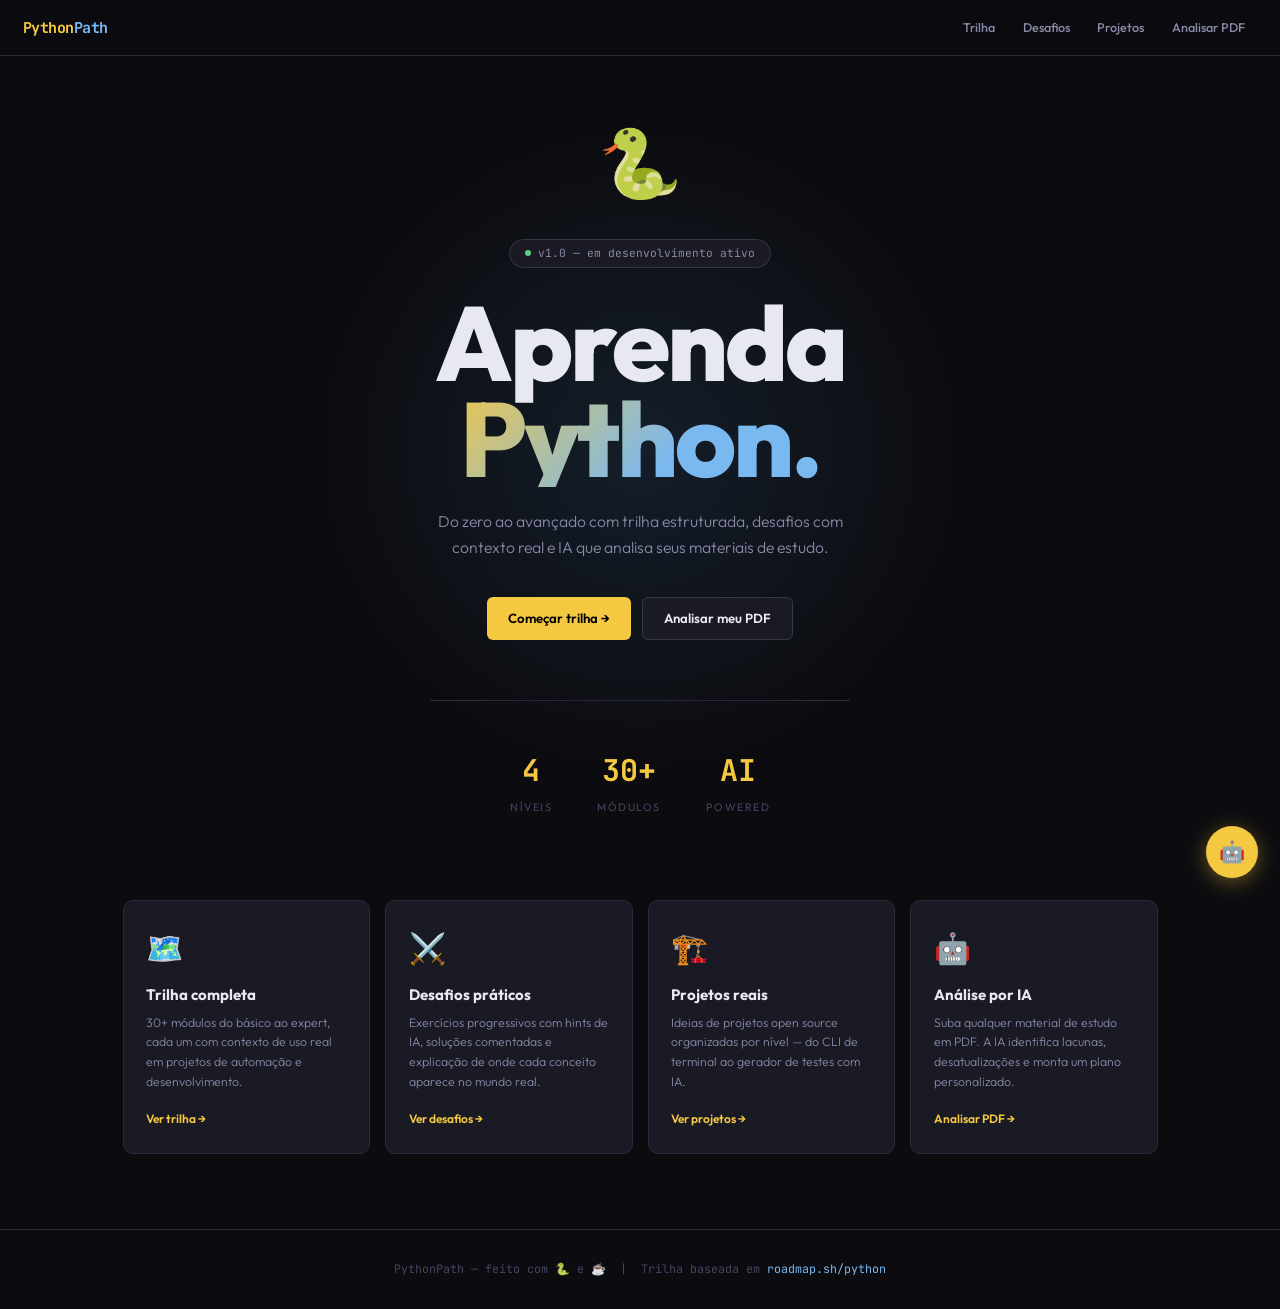
<file: index.html>
<!DOCTYPE html>
<html lang="pt-BR">
<head>
  <meta charset="UTF-8" />
  <meta name="viewport" content="width=device-width, initial-scale=1.0" />
  <title>PythonPath — Aprenda Python do Zero ao Avançado</title>
  <meta name="description" content="Plataforma de aprendizado Python com trilha estruturada, desafios práticos e IA integrada." />
  <link rel="preconnect" href="https://fonts.googleapis.com" />
  <link href="https://fonts.googleapis.com/css2?family=JetBrains+Mono:wght@400;700&family=Outfit:wght@300;400;500;600;700;800&display=swap" rel="stylesheet" />
  <link rel="stylesheet" href="assets/css/global.css" />
  <link rel="stylesheet" href="assets/css/home.css" />
</head>
<body>

  <nav class="navbar" id="navbar">
    <a href="index.html" class="logo">Python<span>Path</span></a>
    <ul class="nav-links">
      <li><a href="pages/trilha.html">Trilha</a></li>
      <li><a href="pages/desafios.html">Desafios</a></li>
      <li><a href="pages/projetos.html">Projetos</a></li>
      <li><a href="pages/analisar.html">Analisar PDF</a></li>
    </ul>
    <button class="nav-mobile-btn" id="nav-toggle" aria-label="Abrir menu">☰</button>
  </nav>

  <main>
    <section class="hero">
      <div class="hero-glow" aria-hidden="true"></div>
      <div class="hero-content">
        <span class="hero-emoji" aria-hidden="true">🐍</span>
        <div class="hero-badge">
          <span class="badge-dot" aria-hidden="true"></span>
          v1.0 — em desenvolvimento ativo
        </div>
        <h1 class="hero-title">
          <span class="title-line">Aprenda</span>
          <span class="title-gradient">Python.</span>
        </h1>
        <p class="hero-sub">
          Do zero ao avançado com trilha estruturada, desafios com contexto real
          e IA que analisa seus materiais de estudo.
        </p>
        <div class="hero-actions">
          <a href="pages/trilha.html" class="btn btn-primary">Começar trilha →</a>
          <a href="pages/analisar.html" class="btn btn-secondary">Analisar meu PDF</a>
        </div>
        <div class="hero-stats" aria-label="Estatísticas da plataforma">
          <div class="stat">
            <span class="stat-num">4</span>
            <span class="stat-label">Níveis</span>
          </div>
          <div class="stat">
            <span class="stat-num">30+</span>
            <span class="stat-label">Módulos</span>
          </div>
          <div class="stat">
            <span class="stat-num">AI</span>
            <span class="stat-label">Powered</span>
          </div>
        </div>
      </div>
    </section>

    <section class="features container" aria-label="Funcionalidades">
      <div class="feature-card">
        <span class="feature-icon" aria-hidden="true">🗺️</span>
        <h3>Trilha completa</h3>
        <p>30+ módulos do básico ao expert, cada um com contexto de uso real em projetos de automação e desenvolvimento.</p>
        <a href="pages/trilha.html" class="feature-link">Ver trilha →</a>
      </div>
      <div class="feature-card">
        <span class="feature-icon" aria-hidden="true">⚔️</span>
        <h3>Desafios práticos</h3>
        <p>Exercícios progressivos com hints de IA, soluções comentadas e explicação de onde cada conceito aparece no mundo real.</p>
        <a href="pages/desafios.html" class="feature-link">Ver desafios →</a>
      </div>
      <div class="feature-card">
        <span class="feature-icon" aria-hidden="true">🏗️</span>
        <h3>Projetos reais</h3>
        <p>Ideias de projetos open source organizadas por nível — do CLI de terminal ao gerador de testes com IA.</p>
        <a href="pages/projetos.html" class="feature-link">Ver projetos →</a>
      </div>
      <div class="feature-card">
        <span class="feature-icon" aria-hidden="true">🤖</span>
        <h3>Análise por IA</h3>
        <p>Suba qualquer material de estudo em PDF. A IA identifica lacunas, desatualizações e monta um plano personalizado.</p>
        <a href="pages/analisar.html" class="feature-link">Analisar PDF →</a>
      </div>
    </section>
  </main>

  <footer class="footer">
    <p>PythonPath — feito com 🐍 e ☕ &nbsp;|&nbsp;
      Trilha baseada em <a href="https://roadmap.sh/python" target="_blank" rel="noopener">roadmap.sh/python</a>
    </p>
  </footer>

  <!-- AI Widget -->
  <div class="ai-float">
    <button class="ai-toggle" onclick="toggleAI()" aria-label="Abrir PyBot">🤖</button>
    <div class="ai-panel" id="ai-panel" role="dialog" aria-label="PyBot">
      <div class="ai-head">
        <div class="ai-av" aria-hidden="true">🐍</div>
        <div>
          <div class="ai-name">PyBot</div>
          <div class="ai-online">● online</div>
        </div>
      </div>
      <div class="ai-msgs" id="ai-msgs" aria-live="polite">
        <div class="ai-msg bot">Oi! Sou o PyBot 🐍 Configure sua API key em <a href="pages/analisar.html" style="color:var(--yellow)">Analisar PDF</a> para tirar dúvidas sobre Python!</div>
      </div>
      <div class="ai-input-row">
        <input type="text" class="ai-input" id="ai-inp" placeholder="Dúvida sobre Python..." aria-label="Mensagem" />
        <button class="ai-send" onclick="sendAI()" aria-label="Enviar">↑</button>
      </div>
    </div>
  </div>

  <script src="assets/js/nav.js"></script>
</body>
</html>
</file>
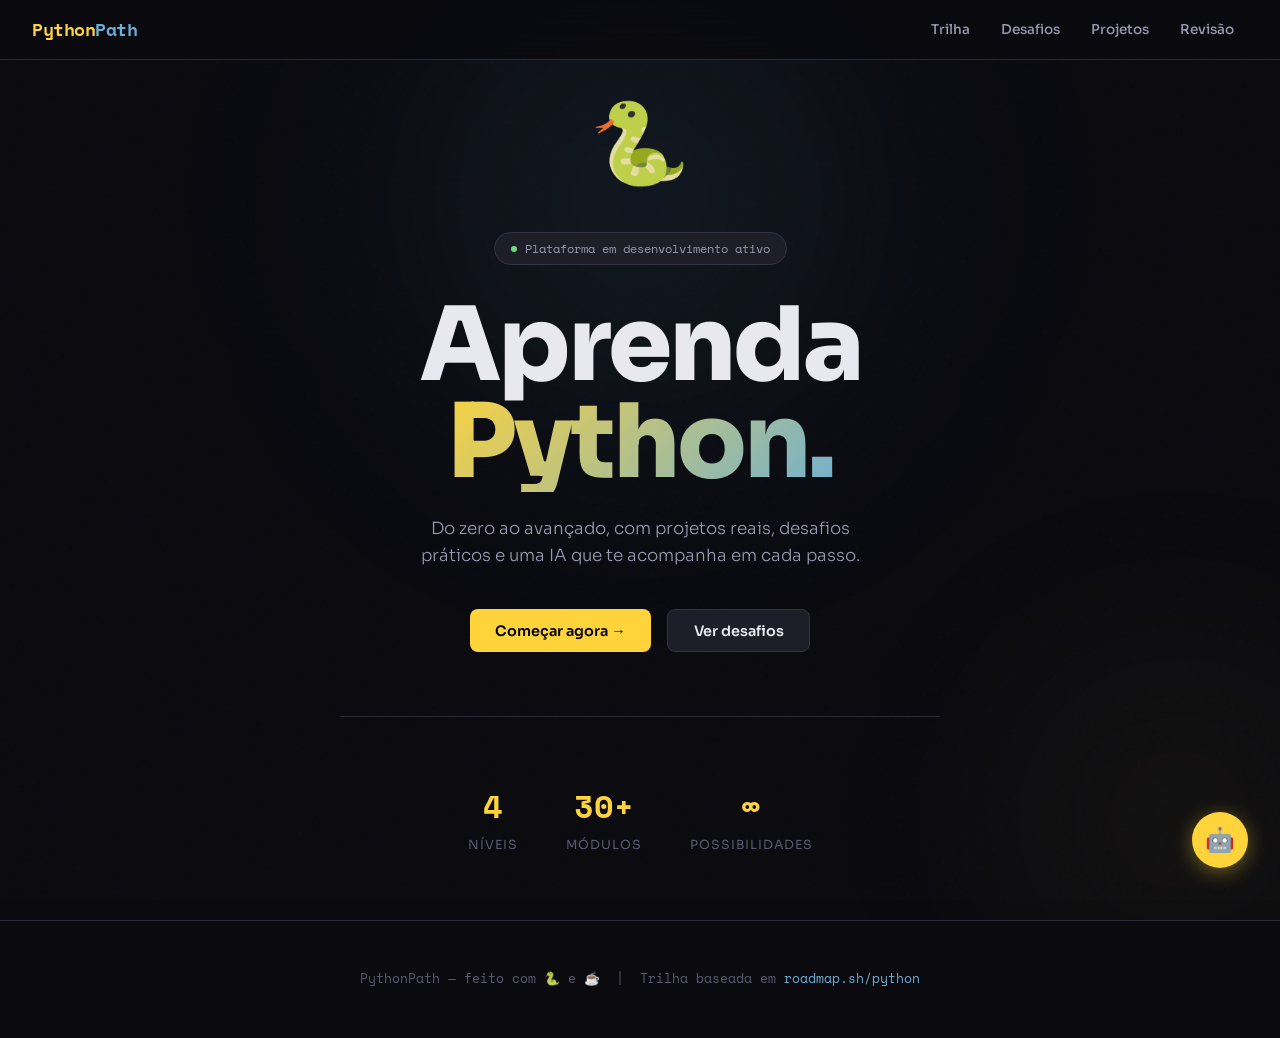
<file: Python Learning Platform (2).html>
<!DOCTYPE html>
<html lang="pt-BR">
<head>
<meta charset="UTF-8">
<meta name="viewport" content="width=device-width, initial-scale=1.0">
<title>PythonPath — Aprenda Python do Zero ao Avançado</title>
<link rel="preconnect" href="https://fonts.googleapis.com">
<link rel="preconnect" href="https://fonts.gstatic.com" crossorigin>
<link href="https://fonts.googleapis.com/css2?family=Space+Mono:ital,wght@0,400;0,700;1,400&family=Sora:wght@300;400;500;600;700;800&display=swap" rel="stylesheet">
<style>
  :root {
    --bg: #0a0a0f;
    --bg2: #111118;
    --bg3: #18181f;
    --surface: #1e1e28;
    --surface2: #252530;
    --border: #2a2a38;
    --border2: #333345;
    --py-yellow: #ffd43b;
    --py-blue: #4b8bbe;
    --py-blue-light: #6baed6;
    --accent: #ffd43b;
    --accent2: #4b8bbe;
    --green: #69db7c;
    --red: #ff6b6b;
    --orange: #ffa94d;
    --purple: #cc5de8;
    --text: #e8e8f0;
    --text2: #9898b0;
    --text3: #5a5a72;
    --radius: 12px;
    --radius2: 8px;
  }

  *, *::before, *::after { box-sizing: border-box; margin: 0; padding: 0; }

  html { scroll-behavior: smooth; }

  body {
    background: var(--bg);
    color: var(--text);
    font-family: 'Sora', sans-serif;
    font-size: 15px;
    line-height: 1.6;
    overflow-x: hidden;
  }

  /* ── NOISE OVERLAY ── */
  body::before {
    content: '';
    position: fixed;
    inset: 0;
    background-image: url("data:image/svg+xml,%3Csvg viewBox='0 0 256 256' xmlns='http://www.w3.org/2000/svg'%3E%3Cfilter id='noise'%3E%3CfeTurbulence type='fractalNoise' baseFrequency='0.9' numOctaves='4' stitchTiles='stitch'/%3E%3C/filter%3E%3Crect width='100%25' height='100%25' filter='url(%23noise)' opacity='0.04'/%3E%3C/svg%3E");
    pointer-events: none;
    z-index: 0;
    opacity: 0.5;
  }

  /* ── SCROLLBAR ── */
  ::-webkit-scrollbar { width: 6px; }
  ::-webkit-scrollbar-track { background: var(--bg); }
  ::-webkit-scrollbar-thumb { background: var(--border2); border-radius: 3px; }

  /* ── NAV ── */
  nav {
    position: fixed;
    top: 0; left: 0; right: 0;
    z-index: 100;
    display: flex;
    align-items: center;
    justify-content: space-between;
    padding: 0 2rem;
    height: 60px;
    background: rgba(10,10,15,0.85);
    backdrop-filter: blur(20px);
    border-bottom: 1px solid var(--border);
  }

  .nav-logo {
    font-family: 'Space Mono', monospace;
    font-size: 1.1rem;
    font-weight: 700;
    color: var(--py-yellow);
    letter-spacing: -0.5px;
    text-decoration: none;
  }

  .nav-logo span { color: var(--py-blue-light); }

  .nav-links {
    display: flex;
    gap: 0.25rem;
    list-style: none;
  }

  .nav-links a {
    color: var(--text2);
    text-decoration: none;
    font-size: 0.85rem;
    font-weight: 500;
    padding: 0.4rem 0.85rem;
    border-radius: var(--radius2);
    transition: all 0.2s;
    cursor: pointer;
  }

  .nav-links a:hover,
  .nav-links a.active {
    color: var(--text);
    background: var(--surface);
  }

  /* ── HERO ── */
  #hero {
    min-height: 100vh;
    display: flex;
    flex-direction: column;
    align-items: center;
    justify-content: center;
    text-align: center;
    padding: 6rem 2rem 4rem;
    position: relative;
    overflow: hidden;
  }

  .hero-glow {
    position: absolute;
    width: 600px; height: 600px;
    border-radius: 50%;
    filter: blur(120px);
    pointer-events: none;
  }

  .hero-glow-1 {
    background: radial-gradient(circle, rgba(75,139,190,0.18) 0%, transparent 70%);
    top: -100px; left: 50%;
    transform: translateX(-50%);
  }

  .hero-glow-2 {
    background: radial-gradient(circle, rgba(255,212,59,0.1) 0%, transparent 70%);
    bottom: -100px; right: -100px;
    width: 400px; height: 400px;
  }

  .hero-badge {
    display: inline-flex;
    align-items: center;
    gap: 0.5rem;
    background: var(--surface);
    border: 1px solid var(--border2);
    border-radius: 100px;
    padding: 0.35rem 1rem;
    font-size: 0.78rem;
    color: var(--text2);
    font-family: 'Space Mono', monospace;
    margin-bottom: 2rem;
    animation: fadeDown 0.6s ease both;
  }

  .hero-badge .dot {
    width: 6px; height: 6px;
    border-radius: 50%;
    background: var(--green);
    animation: pulse 2s infinite;
  }

  @keyframes pulse {
    0%, 100% { opacity: 1; }
    50% { opacity: 0.4; }
  }

  .hero-title {
    font-size: clamp(3rem, 8vw, 6.5rem);
    font-weight: 800;
    line-height: 0.95;
    letter-spacing: -3px;
    margin-bottom: 1.5rem;
    animation: fadeDown 0.6s 0.1s ease both;
  }

  .hero-title .line1 { display: block; color: var(--text); }
  .hero-title .line2 {
    display: block;
    background: linear-gradient(135deg, var(--py-yellow) 0%, var(--py-blue-light) 100%);
    -webkit-background-clip: text;
    -webkit-text-fill-color: transparent;
    background-clip: text;
  }

  .hero-sub {
    font-size: 1.05rem;
    color: var(--text2);
    max-width: 480px;
    margin: 0 auto 2.5rem;
    font-weight: 300;
    animation: fadeDown 0.6s 0.2s ease both;
  }

  .hero-cta {
    display: flex;
    gap: 1rem;
    justify-content: center;
    flex-wrap: wrap;
    animation: fadeDown 0.6s 0.3s ease both;
  }

  .btn {
    display: inline-flex;
    align-items: center;
    gap: 0.5rem;
    padding: 0.7rem 1.6rem;
    border-radius: var(--radius2);
    font-family: 'Sora', sans-serif;
    font-size: 0.9rem;
    font-weight: 600;
    cursor: pointer;
    transition: all 0.2s;
    border: none;
    text-decoration: none;
  }

  .btn-primary {
    background: var(--py-yellow);
    color: #000;
  }

  .btn-primary:hover {
    background: #ffe566;
    transform: translateY(-1px);
    box-shadow: 0 8px 30px rgba(255,212,59,0.25);
  }

  .btn-secondary {
    background: var(--surface);
    color: var(--text);
    border: 1px solid var(--border2);
  }

  .btn-secondary:hover {
    background: var(--surface2);
    transform: translateY(-1px);
  }

  /* ── SNAKE DECORATION ── */
  .hero-snake {
    font-size: 5rem;
    margin-bottom: 1.5rem;
    animation: floatSnake 3s ease-in-out infinite, fadeDown 0.6s ease both;
    display: block;
  }

  @keyframes floatSnake {
    0%, 100% { transform: translateY(0) rotate(-5deg); }
    50% { transform: translateY(-12px) rotate(5deg); }
  }

  /* ── STATS ── */
  .hero-stats {
    display: flex;
    gap: 3rem;
    justify-content: center;
    margin-top: 4rem;
    padding-top: 4rem;
    border-top: 1px solid var(--border);
    animation: fadeDown 0.6s 0.4s ease both;
    width: 100%;
    max-width: 600px;
  }

  .stat { text-align: center; }

  .stat-num {
    display: block;
    font-family: 'Space Mono', monospace;
    font-size: 2rem;
    font-weight: 700;
    color: var(--py-yellow);
  }

  .stat-label {
    font-size: 0.78rem;
    color: var(--text3);
    text-transform: uppercase;
    letter-spacing: 1px;
  }

  @keyframes fadeDown {
    from { opacity: 0; transform: translateY(-20px); }
    to   { opacity: 1; transform: translateY(0); }
  }

  /* ── SECTIONS ── */
  section { padding: 5rem 2rem; max-width: 1100px; margin: 0 auto; }
  section:not(#hero) { display: none; }
  section.active { display: block; }

  .section-label {
    font-family: 'Space Mono', monospace;
    font-size: 0.72rem;
    color: var(--py-blue-light);
    text-transform: uppercase;
    letter-spacing: 3px;
    margin-bottom: 0.75rem;
  }

  .section-title {
    font-size: 2.2rem;
    font-weight: 800;
    letter-spacing: -1px;
    margin-bottom: 0.5rem;
  }

  .section-sub {
    color: var(--text2);
    font-weight: 300;
    margin-bottom: 3rem;
    max-width: 500px;
  }

  /* ── TRAIL ── */
  .level-tabs {
    display: flex;
    gap: 0.5rem;
    margin-bottom: 2rem;
    background: var(--surface);
    padding: 0.4rem;
    border-radius: var(--radius);
    width: fit-content;
    border: 1px solid var(--border);
  }

  .level-tab {
    padding: 0.5rem 1.2rem;
    border-radius: var(--radius2);
    font-size: 0.85rem;
    font-weight: 600;
    cursor: pointer;
    transition: all 0.2s;
    color: var(--text2);
    background: none;
    border: none;
    font-family: 'Sora', sans-serif;
  }

  .level-tab.active {
    background: var(--bg);
    color: var(--text);
    box-shadow: 0 2px 8px rgba(0,0,0,0.3);
  }

  .level-tab.iniciante.active { color: var(--green); }
  .level-tab.intermediario.active { color: var(--py-yellow); }
  .level-tab.avancado.active { color: var(--orange); }
  .level-tab.expert.active { color: var(--purple); }

  .modules-grid {
    display: grid;
    grid-template-columns: repeat(auto-fill, minmax(300px, 1fr));
    gap: 1rem;
  }

  .module-card {
    background: var(--surface);
    border: 1px solid var(--border);
    border-radius: var(--radius);
    padding: 1.5rem;
    cursor: pointer;
    transition: all 0.25s;
    position: relative;
    overflow: hidden;
  }

  .module-card::before {
    content: '';
    position: absolute;
    inset: 0;
    background: linear-gradient(135deg, var(--accent-color, transparent) 0%, transparent 50%);
    opacity: 0;
    transition: opacity 0.3s;
  }

  .module-card:hover {
    border-color: var(--border2);
    transform: translateY(-2px);
    box-shadow: 0 8px 30px rgba(0,0,0,0.3);
  }

  .module-card:hover::before { opacity: 0.04; }

  .module-num {
    font-family: 'Space Mono', monospace;
    font-size: 0.7rem;
    color: var(--text3);
    margin-bottom: 0.75rem;
  }

  .module-icon { font-size: 2rem; margin-bottom: 0.75rem; display: block; }

  .module-title {
    font-size: 1rem;
    font-weight: 700;
    margin-bottom: 0.4rem;
    color: var(--text);
  }

  .module-desc {
    font-size: 0.82rem;
    color: var(--text2);
    font-weight: 300;
    line-height: 1.5;
    margin-bottom: 1rem;
  }

  .module-topics {
    display: flex;
    flex-wrap: wrap;
    gap: 0.35rem;
  }

  .topic-tag {
    font-size: 0.72rem;
    padding: 0.2rem 0.6rem;
    border-radius: 100px;
    background: var(--bg);
    border: 1px solid var(--border);
    color: var(--text3);
    font-family: 'Space Mono', monospace;
  }

  /* ── CHALLENGES ── */
  .challenges-layout {
    display: grid;
    grid-template-columns: 260px 1fr;
    gap: 1.5rem;
    align-items: start;
  }

  .challenges-sidebar {
    background: var(--surface);
    border: 1px solid var(--border);
    border-radius: var(--radius);
    overflow: hidden;
    position: sticky;
    top: 80px;
  }

  .sidebar-section {
    padding: 0.5rem;
    border-bottom: 1px solid var(--border);
  }

  .sidebar-section:last-child { border-bottom: none; }

  .sidebar-label {
    font-size: 0.65rem;
    color: var(--text3);
    text-transform: uppercase;
    letter-spacing: 2px;
    padding: 0.5rem 0.75rem 0.25rem;
    font-family: 'Space Mono', monospace;
  }

  .sidebar-btn {
    display: flex;
    align-items: center;
    justify-content: space-between;
    width: 100%;
    padding: 0.6rem 0.75rem;
    border-radius: var(--radius2);
    background: none;
    border: none;
    color: var(--text2);
    font-family: 'Sora', sans-serif;
    font-size: 0.83rem;
    cursor: pointer;
    transition: all 0.15s;
    text-align: left;
  }

  .sidebar-btn:hover { background: var(--bg); color: var(--text); }
  .sidebar-btn.active { background: var(--bg); color: var(--text); }

  .sidebar-btn .badge {
    font-size: 0.7rem;
    padding: 0.1rem 0.5rem;
    border-radius: 100px;
    background: var(--bg);
    border: 1px solid var(--border2);
    color: var(--text3);
    font-family: 'Space Mono', monospace;
  }

  .challenges-main { display: flex; flex-direction: column; gap: 1rem; }

  .challenge-card {
    background: var(--surface);
    border: 1px solid var(--border);
    border-radius: var(--radius);
    overflow: hidden;
    transition: border-color 0.2s;
  }

  .challenge-card:hover { border-color: var(--border2); }

  .challenge-header {
    padding: 1.25rem 1.5rem;
    display: flex;
    align-items: flex-start;
    gap: 1rem;
    cursor: pointer;
  }

  .diff-badge {
    flex-shrink: 0;
    font-size: 0.7rem;
    padding: 0.25rem 0.7rem;
    border-radius: 100px;
    font-weight: 700;
    font-family: 'Space Mono', monospace;
  }

  .diff-badge.facil { background: rgba(105,219,124,0.15); color: var(--green); border: 1px solid rgba(105,219,124,0.3); }
  .diff-badge.medio { background: rgba(255,212,59,0.15); color: var(--py-yellow); border: 1px solid rgba(255,212,59,0.3); }
  .diff-badge.dificil { background: rgba(255,107,107,0.15); color: var(--red); border: 1px solid rgba(255,107,107,0.3); }

  .challenge-info { flex: 1; }

  .challenge-title {
    font-size: 0.95rem;
    font-weight: 700;
    margin-bottom: 0.3rem;
    color: var(--text);
  }

  .challenge-desc {
    font-size: 0.82rem;
    color: var(--text2);
    font-weight: 300;
  }

  .challenge-arrow {
    color: var(--text3);
    transition: transform 0.2s;
    font-size: 0.8rem;
    padding-top: 0.2rem;
  }

  .challenge-card.open .challenge-arrow { transform: rotate(90deg); }

  .challenge-body {
    display: none;
    border-top: 1px solid var(--border);
  }

  .challenge-card.open .challenge-body { display: block; }

  .challenge-body-inner { padding: 1.5rem; }

  .challenge-problem {
    background: var(--bg2);
    border: 1px solid var(--border);
    border-radius: var(--radius2);
    padding: 1rem 1.25rem;
    font-size: 0.85rem;
    color: var(--text);
    line-height: 1.7;
    margin-bottom: 1rem;
    border-left: 3px solid var(--py-blue);
  }

  .challenge-actions {
    display: flex;
    gap: 0.75rem;
    flex-wrap: wrap;
  }

  .btn-hint {
    background: rgba(75,139,190,0.15);
    color: var(--py-blue-light);
    border: 1px solid rgba(75,139,190,0.3);
    padding: 0.5rem 1rem;
    border-radius: var(--radius2);
    font-size: 0.82rem;
    font-weight: 600;
    cursor: pointer;
    transition: all 0.2s;
    font-family: 'Sora', sans-serif;
  }

  .btn-hint:hover { background: rgba(75,139,190,0.25); }

  .btn-solution {
    background: rgba(105,219,124,0.1);
    color: var(--green);
    border: 1px solid rgba(105,219,124,0.25);
    padding: 0.5rem 1rem;
    border-radius: var(--radius2);
    font-size: 0.82rem;
    font-weight: 600;
    cursor: pointer;
    transition: all 0.2s;
    font-family: 'Sora', sans-serif;
  }

  .btn-solution:hover { background: rgba(105,219,124,0.18); }

  .solution-block {
    display: none;
    margin-top: 1rem;
    background: var(--bg);
    border: 1px solid var(--border);
    border-radius: var(--radius2);
    overflow: hidden;
  }

  .solution-block.visible { display: block; }

  .code-header {
    display: flex;
    align-items: center;
    justify-content: space-between;
    padding: 0.5rem 1rem;
    border-bottom: 1px solid var(--border);
  }

  .code-lang {
    font-family: 'Space Mono', monospace;
    font-size: 0.7rem;
    color: var(--py-yellow);
  }

  .code-copy {
    background: none;
    border: none;
    color: var(--text3);
    font-size: 0.75rem;
    cursor: pointer;
    font-family: 'Sora', sans-serif;
    transition: color 0.2s;
  }

  .code-copy:hover { color: var(--text); }

  pre {
    padding: 1.25rem;
    font-family: 'Space Mono', monospace;
    font-size: 0.78rem;
    line-height: 1.7;
    overflow-x: auto;
    color: var(--text);
  }

  .py-kw { color: #cc99cd; }
  .py-fn { color: #6baed6; }
  .py-str { color: #7ec699; }
  .py-num { color: #f08d49; }
  .py-cm { color: #5a5a72; font-style: italic; }
  .py-builtin { color: #ffd43b; }

  /* ── AI COMPANION ── */
  .ai-companion {
    position: fixed;
    bottom: 2rem;
    right: 2rem;
    z-index: 200;
  }

  .ai-toggle {
    width: 56px; height: 56px;
    border-radius: 50%;
    background: var(--py-yellow);
    border: none;
    cursor: pointer;
    display: flex;
    align-items: center;
    justify-content: center;
    font-size: 1.5rem;
    box-shadow: 0 4px 20px rgba(255,212,59,0.4);
    transition: all 0.2s;
  }

  .ai-toggle:hover { transform: scale(1.1); box-shadow: 0 6px 30px rgba(255,212,59,0.5); }

  .ai-panel {
    position: absolute;
    bottom: 70px;
    right: 0;
    width: 360px;
    background: var(--bg2);
    border: 1px solid var(--border2);
    border-radius: var(--radius);
    overflow: hidden;
    display: none;
    flex-direction: column;
    box-shadow: 0 20px 60px rgba(0,0,0,0.5);
    animation: slideUp 0.2s ease;
  }

  .ai-panel.open { display: flex; }

  @keyframes slideUp {
    from { opacity: 0; transform: translateY(10px); }
    to   { opacity: 1; transform: translateY(0); }
  }

  .ai-header {
    padding: 1rem 1.25rem;
    border-bottom: 1px solid var(--border);
    display: flex;
    align-items: center;
    gap: 0.75rem;
  }

  .ai-avatar {
    width: 32px; height: 32px;
    border-radius: 50%;
    background: linear-gradient(135deg, var(--py-yellow), var(--py-blue));
    display: flex;
    align-items: center;
    justify-content: center;
    font-size: 1rem;
  }

  .ai-name {
    font-size: 0.9rem;
    font-weight: 700;
    color: var(--text);
  }

  .ai-status {
    font-size: 0.72rem;
    color: var(--green);
    font-family: 'Space Mono', monospace;
  }

  .ai-messages {
    flex: 1;
    overflow-y: auto;
    padding: 1rem;
    display: flex;
    flex-direction: column;
    gap: 0.75rem;
    max-height: 300px;
    min-height: 150px;
  }

  .ai-msg {
    padding: 0.7rem 1rem;
    border-radius: var(--radius2);
    font-size: 0.83rem;
    line-height: 1.5;
    max-width: 90%;
  }

  .ai-msg.from-ai {
    background: var(--surface);
    color: var(--text);
    border: 1px solid var(--border);
    align-self: flex-start;
  }

  .ai-msg.from-user {
    background: rgba(255,212,59,0.12);
    color: var(--text);
    border: 1px solid rgba(255,212,59,0.2);
    align-self: flex-end;
  }

  .ai-msg.typing {
    background: var(--surface);
    border: 1px solid var(--border);
    align-self: flex-start;
    color: var(--text3);
  }

  .ai-input-area {
    padding: 0.75rem;
    border-top: 1px solid var(--border);
    display: flex;
    gap: 0.5rem;
  }

  .ai-input {
    flex: 1;
    background: var(--surface);
    border: 1px solid var(--border);
    border-radius: var(--radius2);
    padding: 0.55rem 0.85rem;
    font-family: 'Sora', sans-serif;
    font-size: 0.83rem;
    color: var(--text);
    outline: none;
    transition: border-color 0.2s;
  }

  .ai-input:focus { border-color: var(--py-yellow); }
  .ai-input::placeholder { color: var(--text3); }

  .ai-send {
    background: var(--py-yellow);
    border: none;
    border-radius: var(--radius2);
    width: 36px; height: 36px;
    display: flex;
    align-items: center;
    justify-content: center;
    cursor: pointer;
    font-size: 1rem;
    transition: all 0.2s;
    color: #000;
    flex-shrink: 0;
  }

  .ai-send:hover { background: #ffe566; }

  .api-key-area {
    padding: 0.75rem;
    border-bottom: 1px solid var(--border);
    display: flex;
    gap: 0.5rem;
    align-items: center;
  }

  .api-key-input {
    flex: 1;
    background: var(--surface);
    border: 1px solid var(--border);
    border-radius: var(--radius2);
    padding: 0.45rem 0.75rem;
    font-family: 'Space Mono', monospace;
    font-size: 0.72rem;
    color: var(--text2);
    outline: none;
    transition: border-color 0.2s;
  }

  .api-key-input:focus { border-color: var(--py-blue); }
  .api-key-input::placeholder { color: var(--text3); }

  .api-key-save {
    background: var(--surface2);
    border: 1px solid var(--border2);
    border-radius: var(--radius2);
    padding: 0.4rem 0.75rem;
    font-size: 0.72rem;
    color: var(--text2);
    cursor: pointer;
    font-family: 'Sora', sans-serif;
    transition: all 0.2s;
    white-space: nowrap;
  }

  .api-key-save:hover { color: var(--text); background: var(--bg2); }

  /* ── PROJECTS ── */
  .projects-grid {
    display: grid;
    grid-template-columns: repeat(auto-fill, minmax(320px, 1fr));
    gap: 1.25rem;
  }

  .project-card {
    background: var(--surface);
    border: 1px solid var(--border);
    border-radius: var(--radius);
    padding: 1.5rem;
    transition: all 0.25s;
    position: relative;
    overflow: hidden;
  }

  .project-card::after {
    content: '';
    position: absolute;
    top: 0; right: 0;
    width: 80px; height: 80px;
    background: radial-gradient(circle at top right, var(--card-color, rgba(255,212,59,0.08)) 0%, transparent 70%);
  }

  .project-card:hover {
    border-color: var(--border2);
    transform: translateY(-2px);
    box-shadow: 0 8px 30px rgba(0,0,0,0.3);
  }

  .project-level {
    display: inline-flex;
    align-items: center;
    gap: 0.4rem;
    font-size: 0.7rem;
    font-family: 'Space Mono', monospace;
    color: var(--text3);
    text-transform: uppercase;
    letter-spacing: 1px;
    margin-bottom: 1rem;
  }

  .project-title {
    font-size: 1rem;
    font-weight: 700;
    margin-bottom: 0.5rem;
    color: var(--text);
  }

  .project-desc {
    font-size: 0.83rem;
    color: var(--text2);
    font-weight: 300;
    line-height: 1.6;
    margin-bottom: 1rem;
  }

  .project-skills {
    display: flex;
    flex-wrap: wrap;
    gap: 0.35rem;
    margin-bottom: 1rem;
  }

  .skill-tag {
    font-size: 0.7rem;
    padding: 0.2rem 0.6rem;
    border-radius: 100px;
    background: var(--bg);
    border: 1px solid var(--border);
    color: var(--text3);
    font-family: 'Space Mono', monospace;
  }

  /* ── FLASHCARDS ── */
  .flashcards-grid {
    display: grid;
    grid-template-columns: repeat(auto-fill, minmax(280px, 1fr));
    gap: 1rem;
  }

  .flashcard {
    height: 180px;
    perspective: 1000px;
    cursor: pointer;
  }

  .flashcard-inner {
    width: 100%; height: 100%;
    position: relative;
    transform-style: preserve-3d;
    transition: transform 0.4s ease;
  }

  .flashcard.flipped .flashcard-inner { transform: rotateY(180deg); }

  .flashcard-front, .flashcard-back {
    position: absolute;
    inset: 0;
    backface-visibility: hidden;
    border-radius: var(--radius);
    padding: 1.5rem;
    display: flex;
    flex-direction: column;
    justify-content: center;
  }

  .flashcard-front {
    background: var(--surface);
    border: 1px solid var(--border);
  }

  .flashcard-back {
    background: var(--bg2);
    border: 1px solid var(--py-yellow);
    transform: rotateY(180deg);
  }

  .flashcard-q {
    font-size: 0.9rem;
    font-weight: 600;
    color: var(--text);
    margin-bottom: 0.5rem;
  }

  .flashcard-hint {
    font-size: 0.75rem;
    color: var(--text3);
    font-family: 'Space Mono', monospace;
  }

  .flashcard-a {
    font-size: 0.83rem;
    color: var(--text2);
    line-height: 1.6;
  }

  .flashcard-a code {
    font-family: 'Space Mono', monospace;
    color: var(--py-yellow);
    font-size: 0.8rem;
    background: var(--bg);
    padding: 0.1rem 0.4rem;
    border-radius: 4px;
  }

  /* ── EMPTY STATE ── */
  .empty-state {
    text-align: center;
    padding: 4rem 2rem;
    color: var(--text3);
  }

  .empty-state .icon { font-size: 3rem; margin-bottom: 1rem; display: block; }
  .empty-state p { font-size: 0.9rem; }

  /* ── FOOTER ── */
  footer {
    text-align: center;
    padding: 3rem 2rem;
    border-top: 1px solid var(--border);
    color: var(--text3);
    font-size: 0.8rem;
    font-family: 'Space Mono', monospace;
  }

  footer a { color: var(--py-blue-light); text-decoration: none; }

  /* ── RESPONSIVE ── */
  @media (max-width: 768px) {
    .challenges-layout { grid-template-columns: 1fr; }
    .challenges-sidebar { position: static; }
    .hero-title { letter-spacing: -1px; }
    .ai-panel { width: 300px; right: -0.5rem; }
    nav { padding: 0 1rem; }
    .nav-links { gap: 0; }
    .nav-links a { padding: 0.4rem 0.5rem; font-size: 0.78rem; }
  }
</style>
</head>
<body>

<nav>
  <a href="#" class="nav-logo" onclick="showSection('hero')">Python<span>Path</span></a>
  <ul class="nav-links">
    <li><a onclick="showSection('trilha')" id="nav-trilha">Trilha</a></li>
    <li><a onclick="showSection('desafios')" id="nav-desafios">Desafios</a></li>
    <li><a onclick="showSection('projetos')" id="nav-projetos">Projetos</a></li>
    <li><a onclick="showSection('revisao')" id="nav-revisao">Revisão</a></li>
  </ul>
</nav>

<!-- ── HERO ── -->
<section id="hero" class="active" style="max-width:100%;padding-top:5rem;">
  <div class="hero-glow hero-glow-1"></div>
  <div class="hero-glow hero-glow-2"></div>
  <span class="hero-snake">🐍</span>
  <div class="hero-badge">
    <span class="dot"></span>
    Plataforma em desenvolvimento ativo
  </div>
  <h1 class="hero-title">
    <span class="line1">Aprenda</span>
    <span class="line2">Python.</span>
  </h1>
  <p class="hero-sub">Do zero ao avançado, com projetos reais, desafios práticos e uma IA que te acompanha em cada passo.</p>
  <div class="hero-cta">
    <button class="btn btn-primary" onclick="showSection('trilha')">Começar agora →</button>
    <button class="btn btn-secondary" onclick="showSection('desafios')">Ver desafios</button>
  </div>
  <div class="hero-stats">
    <div class="stat">
      <span class="stat-num">4</span>
      <span class="stat-label">Níveis</span>
    </div>
    <div class="stat">
      <span class="stat-num">30+</span>
      <span class="stat-label">Módulos</span>
    </div>
    <div class="stat">
      <span class="stat-num">∞</span>
      <span class="stat-label">Possibilidades</span>
    </div>
  </div>
</section>

<!-- ── TRILHA ── -->
<section id="trilha">
  <p class="section-label">// trilha de aprendizado</p>
  <h2 class="section-title">Sua jornada Python</h2>
  <p class="section-sub">Módulos organizados por nível, do básico absoluto ao desenvolvimento profissional.</p>

  <div class="level-tabs">
    <button class="level-tab iniciante active" onclick="setLevel('iniciante', this)">🌱 Iniciante</button>
    <button class="level-tab intermediario" onclick="setLevel('intermediario', this)">⚡ Intermediário</button>
    <button class="level-tab avancado" onclick="setLevel('avancado', this)">🔥 Avançado</button>
    <button class="level-tab expert" onclick="setLevel('expert', this)">👑 Expert</button>
  </div>

  <div class="modules-grid" id="modules-grid"></div>
</section>

<!-- ── DESAFIOS ── -->
<section id="desafios">
  <p class="section-label">// desafios práticos</p>
  <h2 class="section-title">Pratique com propósito</h2>
  <p class="section-sub">Desafios reais, progressivos, com hints inteligentes e soluções comentadas.</p>

  <div class="challenges-layout">
    <div class="challenges-sidebar">
      <div class="sidebar-section">
        <p class="sidebar-label">Dificuldade</p>
        <button class="sidebar-btn active" onclick="filterChallenges('todos', this)">Todos <span class="badge" id="cnt-todos">0</span></button>
        <button class="sidebar-btn" onclick="filterChallenges('facil', this)">🟢 Fácil <span class="badge" id="cnt-facil">0</span></button>
        <button class="sidebar-btn" onclick="filterChallenges('medio', this)">🟡 Médio <span class="badge" id="cnt-medio">0</span></button>
        <button class="sidebar-btn" onclick="filterChallenges('dificil', this)">🔴 Difícil <span class="badge" id="cnt-dificil">0</span></button>
      </div>
      <div class="sidebar-section">
        <p class="sidebar-label">Tema</p>
        <button class="sidebar-btn" onclick="filterChallenges('strings', this)">Strings</button>
        <button class="sidebar-btn" onclick="filterChallenges('listas', this)">Listas</button>
        <button class="sidebar-btn" onclick="filterChallenges('logica', this)">Lógica</button>
        <button class="sidebar-btn" onclick="filterChallenges('funcoes', this)">Funções</button>
        <button class="sidebar-btn" onclick="filterChallenges('oop', this)">OOP</button>
        <button class="sidebar-btn" onclick="filterChallenges('algoritmos', this)">Algoritmos</button>
      </div>
    </div>
    <div class="challenges-main" id="challenges-list"></div>
  </div>
</section>

<!-- ── PROJETOS ── -->
<section id="projetos">
  <p class="section-label">// ideias de projetos</p>
  <h2 class="section-title">Construa algo real</h2>
  <p class="section-sub">Projetos organizados por nível. Cada um te ensina algo que importa de verdade.</p>
  <div class="projects-grid" id="projects-grid"></div>
</section>

<!-- ── REVISÃO ── -->
<section id="revisao">
  <p class="section-label">// flashcards de revisão</p>
  <h2 class="section-title">Fixe o conhecimento</h2>
  <p class="section-sub">Clique nos cards para revelar a resposta. Revisão ativa é o método que funciona.</p>
  <div class="flashcards-grid" id="flashcards-grid"></div>
</section>

<!-- ── AI COMPANION ── -->
<div class="ai-companion">
  <button class="ai-toggle" onclick="toggleAI()" title="Assistente Python IA">🤖</button>
  <div class="ai-panel" id="ai-panel">
    <div class="ai-header">
      <div class="ai-avatar">🐍</div>
      <div>
        <div class="ai-name">PyBot</div>
        <div class="ai-status">● online</div>
      </div>
    </div>
    <div class="api-key-area">
      <input type="password" class="api-key-input" id="api-key-input" placeholder="sk-ant-... (sua Anthropic API key)">
      <button class="api-key-save" onclick="saveApiKey()">Salvar</button>
    </div>
    <div class="ai-messages" id="ai-messages">
      <div class="ai-msg from-ai">Olá! Sou o PyBot 🐍 Pode me perguntar qualquer coisa sobre Python — conceitos, erros, dúvidas de exercícios!</div>
    </div>
    <div class="ai-input-area">
      <input type="text" class="ai-input" id="ai-input" placeholder="Pergunta sobre Python..." onkeydown="if(event.key==='Enter') sendAI()">
      <button class="ai-send" onclick="sendAI()">↑</button>
    </div>
  </div>
</div>

<footer>
  <p>PythonPath — feito com 🐍 e ☕ &nbsp;|&nbsp; Trilha baseada em <a href="https://roadmap.sh/python" target="_blank">roadmap.sh/python</a></p>
</footer>

<script>
// ─────────────────────────────────────────────
//  DATA
// ─────────────────────────────────────────────

const MODULES = {
  iniciante: [
    { num: '01', icon: '🖥️', title: 'Introdução ao Python', desc: 'Instale o ambiente, entenda a filosofia Python e escreva seu primeiro programa.', topics: ['instalação', 'REPL', 'hello world', 'PEP 8'] },
    { num: '02', icon: '📦', title: 'Variáveis e Tipos', desc: 'int, float, str, bool — os blocos fundamentais de qualquer programa Python.', topics: ['int', 'float', 'str', 'bool', 'type()'] },
    { num: '03', icon: '⚙️', title: 'Operadores e Expressões', desc: 'Aritmética, comparação, lógica e como Python avalia expressões.', topics: ['aritméticos', 'comparação', 'lógicos', 'precedência'] },
    { num: '04', icon: '🔀', title: 'Controle de Fluxo', desc: 'if, elif, else — faça seu código tomar decisões.', topics: ['if', 'elif', 'else', 'match-case'] },
    { num: '05', icon: '🔁', title: 'Loops', desc: 'for e while para repetir tarefas. break, continue e o else do loop.', topics: ['for', 'while', 'range()', 'break', 'continue'] },
    { num: '06', icon: '📋', title: 'Listas e Tuplas', desc: 'Coleções ordenadas — os tipos de dados mais usados no dia a dia.', topics: ['list', 'tuple', 'slicing', 'métodos', 'compreensão'] },
    { num: '07', icon: '🗂️', title: 'Dicionários e Sets', desc: 'Estruturas chave-valor e conjuntos para dados únicos.', topics: ['dict', 'set', 'keys', 'values', 'items'] },
    { num: '08', icon: '🔧', title: 'Funções', desc: 'Organize o código com funções — parâmetros, retorno e escopo.', topics: ['def', 'return', 'args', 'kwargs', 'escopo'] },
    { num: '09', icon: '💥', title: 'Erros e Exceções', desc: 'Trate erros de forma elegante com try, except e finally.', topics: ['try', 'except', 'finally', 'raise', 'tipos de erro'] },
    { num: '10', icon: '📁', title: 'Arquivos e I/O', desc: 'Leia e escreva arquivos. Trabalhe com JSON e CSV.', topics: ['open()', 'read()', 'write()', 'json', 'csv'] },
  ],
  intermediario: [
    { num: '11', icon: '🏗️', title: 'OOP — Classes e Objetos', desc: 'Orientação a objetos do zero: atributos, métodos e instâncias.', topics: ['class', '__init__', 'self', 'métodos', 'atributos'] },
    { num: '12', icon: '🧬', title: 'Herança e Polimorfismo', desc: 'Estenda classes, override métodos e entenda o MRO do Python.', topics: ['herança', 'super()', 'polimorfismo', 'MRO', 'ABC'] },
    { num: '13', icon: '✨', title: 'Métodos Especiais', desc: 'Dunder methods: __str__, __repr__, __len__, __eq__ e mais.', topics: ['__str__', '__repr__', '__len__', '__eq__', 'dunder'] },
    { num: '14', icon: '🎭', title: 'Decorators', desc: 'Funções que modificam funções. Um dos recursos mais poderosos do Python.', topics: ['@decorator', 'functools', 'wraps', 'classmethod', 'staticmethod'] },
    { num: '15', icon: '⚡', title: 'Generators e Iterators', desc: 'Processamento lazy com yield — eficiência de memória na prática.', topics: ['yield', 'generator', 'iterator', '__iter__', '__next__'] },
    { num: '16', icon: '🧩', title: 'Módulos e Pacotes', desc: 'Organize projetos com módulos, __init__.py e estrutura de pacotes.', topics: ['import', 'from', '__init__', 'namespace', 'pip'] },
    { num: '17', icon: '🔍', title: 'Comprehensions Avançadas', desc: 'List, dict, set e generator comprehensions para código mais Pythônico.', topics: ['list comp', 'dict comp', 'set comp', 'gen expr', 'walrus :='] },
    { num: '18', icon: '📊', title: 'Bibliotecas Essenciais', desc: 'datetime, collections, itertools, functools — o stdlib que todo dev precisa.', topics: ['datetime', 'collections', 'itertools', 'functools', 'pathlib'] },
  ],
  avancado: [
    { num: '19', icon: '🧵', title: 'Concorrência — Threads', desc: 'threading, multiprocessing e o GIL: quando usar cada abordagem.', topics: ['threading', 'multiprocessing', 'GIL', 'Lock', 'Queue'] },
    { num: '20', icon: '⚡', title: 'Async/Await', desc: 'Programação assíncrona com asyncio para I/O-bound tasks.', topics: ['asyncio', 'async', 'await', 'event loop', 'aiohttp'] },
    { num: '21', icon: '🗄️', title: 'Bancos de Dados', desc: 'SQLite, PostgreSQL com psycopg2 e ORMs — SQLAlchemy e Peewee.', topics: ['sqlite3', 'psycopg2', 'SQLAlchemy', 'migrations', 'ORM'] },
    { num: '22', icon: '🌐', title: 'APIs com FastAPI', desc: 'Crie APIs REST modernas com tipagem, validação automática e docs.', topics: ['FastAPI', 'Pydantic', 'routers', 'middlewares', 'OpenAPI'] },
    { num: '23', icon: '🧪', title: 'Testes com pytest', desc: 'TDD, fixtures, mocking e coverage — qualidade de código profissional.', topics: ['pytest', 'fixtures', 'mock', 'parametrize', 'coverage'] },
    { num: '24', icon: '📦', title: 'Packaging e Deploy', desc: 'pyproject.toml, poetry, Docker e CI/CD para projetos Python.', topics: ['poetry', 'pyproject.toml', 'Docker', 'GitHub Actions', 'PyPI'] },
  ],
  expert: [
    { num: '25', icon: '🔬', title: 'Metaclasses', desc: 'Classes de classes — o meta-nível da OOP em Python.', topics: ['type()', 'metaclass', '__new__', '__init_subclass__', 'ABCMeta'] },
    { num: '26', icon: '📈', title: 'Data Science Stack', desc: 'NumPy, Pandas, Matplotlib e Seaborn para análise de dados.', topics: ['numpy', 'pandas', 'matplotlib', 'seaborn', 'jupyter'] },
    { num: '27', icon: '🤖', title: 'Machine Learning', desc: 'scikit-learn, pipelines, cross-validation e modelos clássicos.', topics: ['sklearn', 'pipeline', 'cross-val', 'GridSearch', 'métricas'] },
    { num: '28', icon: '🧠', title: 'LLMs e IA Generativa', desc: 'Anthropic SDK, LangChain, RAG e integração com APIs de LLMs.', topics: ['anthropic', 'langchain', 'RAG', 'embeddings', 'prompts'] },
    { num: '29', icon: '⚙️', title: 'Performance e Profiling', desc: 'cProfile, line_profiler, Cython e Numba para código de alto desempenho.', topics: ['cProfile', 'line_profiler', 'Cython', 'Numba', 'memray'] },
    { num: '30', icon: '🏆', title: 'Projeto Final: Open Source', desc: 'Contribua para um projeto open source real — do issue à pull request.', topics: ['git', 'fork', 'PR', 'code review', 'CI/CD'] },
  ]
};

const CHALLENGES = [
  { id: 1, title: 'Verificador de Palíndromo', diff: 'facil', tema: 'strings', desc: 'Escreva uma função que verifica se uma string é um palíndromo, ignorando espaços e maiúsculas/minúsculas.', problem: 'Crie a função `is_palindrome(text)` que retorna True se o texto for um palíndromo.\n\nExemplos:\nis_palindrome("racecar") → True\nis_palindrome("A man a plan a canal Panama") → True\nis_palindrome("hello") → False', solution: `<span class="py-kw">def</span> <span class="py-fn">is_palindrome</span>(text):
    <span class="py-cm"># Limpa: minúsculas e só letras</span>
    clean = <span class="py-str">''</span>.join(c.lower() <span class="py-kw">for</span> c <span class="py-kw">in</span> text <span class="py-kw">if</span> c.isalpha())
    <span class="py-kw">return</span> clean == clean[::<span class="py-num">-1</span>]

<span class="py-cm"># Teste</span>
<span class="py-builtin">print</span>(<span class="py-fn">is_palindrome</span>(<span class="py-str">"racecar"</span>))       <span class="py-cm"># True</span>
<span class="py-builtin">print</span>(<span class="py-fn">is_palindrome</span>(<span class="py-str">"A man a plan a canal Panama"</span>))  <span class="py-cm"># True</span>
<span class="py-builtin">print</span>(<span class="py-fn">is_palindrome</span>(<span class="py-str">"hello"</span>))         <span class="py-cm"># False</span>` },

  { id: 2, title: 'Contador de Palavras', diff: 'facil', tema: 'strings', desc: 'Conte a frequência de cada palavra em um texto e retorne as N mais comuns.', problem: 'Crie a função `top_words(text, n)` que retorna as n palavras mais frequentes do texto como lista de tuplas (palavra, contagem).\n\nExemplo:\ntop_words("o gato comeu o rato o gato", 2) → [("o", 3), ("gato", 2)]', solution: `<span class="py-kw">from</span> collections <span class="py-kw">import</span> Counter

<span class="py-kw">def</span> <span class="py-fn">top_words</span>(text, n):
    words = text.lower().split()
    counter = <span class="py-fn">Counter</span>(words)
    <span class="py-kw">return</span> counter.most_common(n)

<span class="py-cm"># Teste</span>
resultado = <span class="py-fn">top_words</span>(<span class="py-str">"o gato comeu o rato o gato"</span>, <span class="py-num">2</span>)
<span class="py-builtin">print</span>(resultado)  <span class="py-cm"># [('o', 3), ('gato', 2)]</span>` },

  { id: 3, title: 'FizzBuzz Estendido', diff: 'facil', tema: 'logica', desc: 'O clássico FizzBuzz, mas com regras customizáveis via dicionário.', problem: 'Crie a função `fizzbuzz(n, rules)` onde rules é um dict {divisor: palavra}.\n\nExemplo:\nfizzbuzz(15, {3: "Fizz", 5: "Buzz"})\n→ [1, 2, "Fizz", 4, "Buzz", "Fizz", 7, 8, "Fizz", "Buzz", 11, "Fizz", 13, 14, "FizzBuzz"]', solution: `<span class="py-kw">def</span> <span class="py-fn">fizzbuzz</span>(n, rules):
    result = []
    <span class="py-kw">for</span> i <span class="py-kw">in</span> <span class="py-builtin">range</span>(<span class="py-num">1</span>, n + <span class="py-num">1</span>):
        word = <span class="py-str">''</span>
        <span class="py-kw">for</span> divisor, label <span class="py-kw">in</span> <span class="py-builtin">sorted</span>(rules.items()):
            <span class="py-kw">if</span> i % divisor == <span class="py-num">0</span>:
                word += label
        result.append(word <span class="py-kw">if</span> word <span class="py-kw">else</span> i)
    <span class="py-kw">return</span> result

<span class="py-builtin">print</span>(<span class="py-fn">fizzbuzz</span>(<span class="py-num">15</span>, {<span class="py-num">3</span>: <span class="py-str">"Fizz"</span>, <span class="py-num">5</span>: <span class="py-str">"Buzz"</span>}))` },

  { id: 4, title: 'Achatar Lista Aninhada', diff: 'medio', tema: 'listas', desc: 'Transforme uma lista com qualquer nível de aninhamento em uma lista plana usando recursão.', problem: 'Crie a função `flatten(lst)` que achata qualquer lista aninhada.\n\nExemplos:\nflatten([1, [2, 3], [4, [5, 6]]]) → [1, 2, 3, 4, 5, 6]\nflatten([1, [2, [3, [4, [5]]]]]) → [1, 2, 3, 4, 5]', solution: `<span class="py-kw">def</span> <span class="py-fn">flatten</span>(lst):
    result = []
    <span class="py-kw">for</span> item <span class="py-kw">in</span> lst:
        <span class="py-kw">if</span> <span class="py-builtin">isinstance</span>(item, <span class="py-builtin">list</span>):
            result.extend(<span class="py-fn">flatten</span>(item))  <span class="py-cm"># recursão!</span>
        <span class="py-kw">else</span>:
            result.append(item)
    <span class="py-kw">return</span> result

<span class="py-cm"># Versão pythônica com generator:</span>
<span class="py-kw">def</span> <span class="py-fn">flatten_gen</span>(lst):
    <span class="py-kw">for</span> item <span class="py-kw">in</span> lst:
        <span class="py-kw">if</span> <span class="py-builtin">isinstance</span>(item, <span class="py-builtin">list</span>):
            <span class="py-kw">yield from</span> <span class="py-fn">flatten_gen</span>(item)
        <span class="py-kw">else</span>:
            <span class="py-kw">yield</span> item` },

  { id: 5, title: 'Cache LRU Manual', diff: 'medio', tema: 'funcoes', desc: 'Implemente um decorator de cache com tamanho máximo sem usar functools.lru_cache.', problem: 'Crie o decorator `lru_cache(max_size)` que armazena os últimos max_size resultados de uma função.\n\nUse um dict OrderedDict para manter a ordem de uso e evicção do mais antigo quando cheio.', solution: `<span class="py-kw">from</span> collections <span class="py-kw">import</span> OrderedDict

<span class="py-kw">def</span> <span class="py-fn">lru_cache</span>(max_size=<span class="py-num">128</span>):
    <span class="py-kw">def</span> <span class="py-fn">decorator</span>(func):
        cache = <span class="py-fn">OrderedDict</span>()
        
        <span class="py-kw">def</span> <span class="py-fn">wrapper</span>(*args):
            <span class="py-kw">if</span> args <span class="py-kw">in</span> cache:
                cache.move_to_end(args)  <span class="py-cm"># mais recente</span>
                <span class="py-kw">return</span> cache[args]
            
            result = <span class="py-fn">func</span>(*args)
            cache[args] = result
            
            <span class="py-kw">if</span> <span class="py-builtin">len</span>(cache) > max_size:
                cache.popitem(last=<span class="py-kw">False</span>)  <span class="py-cm"># remove o mais antigo</span>
            
            <span class="py-kw">return</span> result
        <span class="py-kw">return</span> wrapper
    <span class="py-kw">return</span> decorator

<span class="py-cm">@lru_cache(max_size=3)</span>
<span class="py-kw">def</span> <span class="py-fn">fib</span>(n):
    <span class="py-kw">return</span> n <span class="py-kw">if</span> n < <span class="py-num">2</span> <span class="py-kw">else</span> <span class="py-fn">fib</span>(n-<span class="py-num">1</span>) + <span class="py-fn">fib</span>(n-<span class="py-num">2</span>)` },

  { id: 6, title: 'Sistema de Eventos', diff: 'medio', tema: 'oop', desc: 'Implemente um EventEmitter com on(), off() e emit() usando OOP.', problem: 'Crie a classe `EventEmitter` com:\n- on(event, callback): registra um listener\n- off(event, callback): remove um listener\n- emit(event, *args): chama todos os listeners do evento\n\nUse dict para armazenar eventos.', solution: `<span class="py-kw">class</span> <span class="py-fn">EventEmitter</span>:
    <span class="py-kw">def</span> <span class="py-fn">__init__</span>(self):
        self._listeners = {}
    
    <span class="py-kw">def</span> <span class="py-fn">on</span>(self, event, callback):
        <span class="py-kw">if</span> event <span class="py-kw">not in</span> self._listeners:
            self._listeners[event] = []
        self._listeners[event].append(callback)
        <span class="py-kw">return</span> self  <span class="py-cm"># chaining</span>
    
    <span class="py-kw">def</span> <span class="py-fn">off</span>(self, event, callback):
        <span class="py-kw">if</span> event <span class="py-kw">in</span> self._listeners:
            self._listeners[event].remove(callback)
    
    <span class="py-kw">def</span> <span class="py-fn">emit</span>(self, event, *args):
        <span class="py-kw">for</span> cb <span class="py-kw">in</span> self._listeners.get(event, []):
            <span class="py-fn">cb</span>(*args)

emitter = <span class="py-fn">EventEmitter</span>()
emitter.on(<span class="py-str">"data"</span>, <span class="py-kw">lambda</span> x: <span class="py-builtin">print</span>(<span class="py-str">f"recebido: {x}"</span>))
emitter.emit(<span class="py-str">"data"</span>, <span class="py-str">"hello"</span>)  <span class="py-cm"># recebido: hello</span>` },

  { id: 7, title: 'Busca Binária', diff: 'medio', tema: 'algoritmos', desc: 'Implemente busca binária iterativa e recursiva com análise de complexidade.', problem: 'Crie duas versões da função `binary_search(arr, target)`:\n1. Iterativa\n2. Recursiva\n\nAmbas retornam o índice do target ou -1 se não encontrado.\nA lista estará sempre ordenada.', solution: `<span class="py-cm"># Iterativa — O(log n)</span>
<span class="py-kw">def</span> <span class="py-fn">binary_search</span>(arr, target):
    left, right = <span class="py-num">0</span>, <span class="py-builtin">len</span>(arr) - <span class="py-num">1</span>
    <span class="py-kw">while</span> left <= right:
        mid = (left + right) // <span class="py-num">2</span>
        <span class="py-kw">if</span> arr[mid] == target:
            <span class="py-kw">return</span> mid
        <span class="py-kw">elif</span> arr[mid] < target:
            left = mid + <span class="py-num">1</span>
        <span class="py-kw">else</span>:
            right = mid - <span class="py-num">1</span>
    <span class="py-kw">return</span> <span class="py-num">-1</span>

<span class="py-cm"># Recursiva</span>
<span class="py-kw">def</span> <span class="py-fn">binary_search_r</span>(arr, target, left=<span class="py-num">0</span>, right=<span class="py-kw">None</span>):
    <span class="py-kw">if</span> right <span class="py-kw">is None</span>: right = <span class="py-builtin">len</span>(arr) - <span class="py-num">1</span>
    <span class="py-kw">if</span> left > right: <span class="py-kw">return</span> <span class="py-num">-1</span>
    mid = (left + right) // <span class="py-num">2</span>
    <span class="py-kw">if</span> arr[mid] == target: <span class="py-kw">return</span> mid
    <span class="py-kw">elif</span> arr[mid] < target:
        <span class="py-kw">return</span> <span class="py-fn">binary_search_r</span>(arr, target, mid+<span class="py-num">1</span>, right)
    <span class="py-kw">else</span>:
        <span class="py-kw">return</span> <span class="py-fn">binary_search_r</span>(arr, target, left, mid-<span class="py-num">1</span>)` },

  { id: 8, title: 'Validador de Expressões', diff: 'dificil', tema: 'algoritmos', desc: 'Verifique se parênteses, colchetes e chaves estão balanceados usando uma pilha.', problem: 'Crie a função `is_balanced(expression)` que retorna True se todos os pares de brackets estão corretamente balanceados e aninhados.\n\nExemplos:\nis_balanced("({[]})") → True\nis_balanced("([)]") → False\nis_balanced("{[}") → False', solution: `<span class="py-kw">def</span> <span class="py-fn">is_balanced</span>(expression):
    stack = []
    pairs = {<span class="py-str">')'</span>: <span class="py-str">'('</span>, <span class="py-str">']'</span>: <span class="py-str">'['</span>, <span class="py-str">'}'</span>: <span class="py-str">'{'</span>}
    openers = <span class="py-builtin">set</span>(pairs.values())
    
    <span class="py-kw">for</span> char <span class="py-kw">in</span> expression:
        <span class="py-kw">if</span> char <span class="py-kw">in</span> openers:
            stack.append(char)
        <span class="py-kw">elif</span> char <span class="py-kw">in</span> pairs:
            <span class="py-kw">if not</span> stack <span class="py-kw">or</span> stack[-<span class="py-num">1</span>] != pairs[char]:
                <span class="py-kw">return False</span>
            stack.pop()
    
    <span class="py-kw">return</span> <span class="py-builtin">len</span>(stack) == <span class="py-num">0</span>

<span class="py-builtin">print</span>(<span class="py-fn">is_balanced</span>(<span class="py-str">"({[]})"</span>))  <span class="py-cm"># True</span>
<span class="py-builtin">print</span>(<span class="py-fn">is_balanced</span>(<span class="py-str">"([)]"</span>))    <span class="py-cm"># False</span>` },

  { id: 9, title: 'Observer Pattern', diff: 'dificil', tema: 'oop', desc: 'Implemente o padrão Observer com tipagem e suporte a múltiplos eventos por observer.', problem: 'Crie uma implementação completa do Observer Pattern:\n- Classe abstrata `Observer` com método `update()`\n- Classe `Subject` com attach(), detach() e notify()\n- Demonstre com um exemplo de estoque de produtos.', solution: `<span class="py-kw">from</span> abc <span class="py-kw">import</span> ABC, abstractmethod

<span class="py-kw">class</span> <span class="py-fn">Observer</span>(ABC):
    <span class="py-cm">@abstractmethod</span>
    <span class="py-kw">def</span> <span class="py-fn">update</span>(self, subject): ...

<span class="py-kw">class</span> <span class="py-fn">Subject</span>:
    <span class="py-kw">def</span> <span class="py-fn">__init__</span>(self):
        self._observers: <span class="py-builtin">list</span>[Observer] = []
        self._state = <span class="py-kw">None</span>
    
    <span class="py-kw">def</span> <span class="py-fn">attach</span>(self, obs: Observer): self._observers.append(obs)
    <span class="py-kw">def</span> <span class="py-fn">detach</span>(self, obs: Observer): self._observers.remove(obs)
    <span class="py-kw">def</span> <span class="py-fn">notify</span>(self):
        <span class="py-kw">for</span> obs <span class="py-kw">in</span> self._observers: obs.update(self)

<span class="py-kw">class</span> <span class="py-fn">Estoque</span>(Subject):
    <span class="py-cm">@property</span>
    <span class="py-kw">def</span> <span class="py-fn">quantidade</span>(self): <span class="py-kw">return</span> self._state
    <span class="py-cm">@quantidade.setter</span>
    <span class="py-kw">def</span> <span class="py-fn">quantidade</span>(self, val):
        self._state = val
        self.notify()

<span class="py-kw">class</span> <span class="py-fn">AlertaBaixoEstoque</span>(Observer):
    <span class="py-kw">def</span> <span class="py-fn">update</span>(self, subject):
        <span class="py-kw">if</span> subject.quantidade < <span class="py-num">5</span>:
            <span class="py-builtin">print</span>(<span class="py-str">f"⚠️ Estoque crítico: {subject.quantidade} unidades"</span>)` },
];

const PROJECTS = [
  { level: '🌱 Iniciante', color: 'rgba(105,219,124,0.08)', title: 'CLI de Tarefas (To-Do)', desc: 'Crie um gerenciador de tarefas no terminal com criar, listar, completar e deletar tarefas. Salve em JSON.', skills: ['input/output', 'JSON', 'listas', 'loops'] },
  { level: '🌱 Iniciante', color: 'rgba(105,219,124,0.08)', title: 'Gerador de Senhas', desc: 'Gere senhas seguras com regras configuráveis: comprimento, símbolos, números, maiúsculas.', skills: ['random', 'string', 'funções', 'argparse'] },
  { level: '🌱 Iniciante', color: 'rgba(105,219,124,0.08)', title: 'Conversor de Unidades', desc: 'Converta entre medidas, moedas e temperaturas via CLI com um menu interativo.', skills: ['dicts', 'funções', 'input', 'formatação'] },
  { level: '⚡ Intermediário', color: 'rgba(255,212,59,0.08)', title: 'Web Scraper de Notícias', desc: 'Extraia manchetes de portais de notícias com BeautifulSoup e salve em CSV com timestamp.', skills: ['requests', 'BeautifulSoup', 'csv', 'datetime'] },
  { level: '⚡ Intermediário', color: 'rgba(255,212,59,0.08)', title: 'API REST de Biblioteca', desc: 'Crie uma API com FastAPI para gerenciar livros, autores e empréstimos com SQLite.', skills: ['FastAPI', 'Pydantic', 'SQLite', 'REST'] },
  { level: '⚡ Intermediário', color: 'rgba(255,212,59,0.08)', title: 'Bot de Telegram', desc: 'Crie um bot com python-telegram-bot que responde comandos e integra com uma API pública.', skills: ['python-telegram-bot', 'async', 'APIs', 'handlers'] },
  { level: '🔥 Avançado', color: 'rgba(255,107,107,0.08)', title: 'CLI de Monitoramento', desc: 'Dashboard no terminal com Rich que monitora CPU, RAM e processos em tempo real com alertas.', skills: ['psutil', 'Rich', 'asyncio', 'threading'] },
  { level: '🔥 Avançado', color: 'rgba(255,107,107,0.08)', title: 'Analisador de Logs', desc: 'Parse logs de servidor, detecte padrões, gere relatórios e alertas por email/webhook.', skills: ['regex', 'pandas', 'matplotlib', 'smtplib'] },
  { level: '👑 Expert', color: 'rgba(204,93,232,0.08)', title: 'Framework de Testes BDD', desc: 'Crie um mini-framework BDD em Python com steps, fixtures e geração de relatório HTML.', skills: ['metaclasses', 'decorators', 'AST', 'Jinja2'] },
  { level: '👑 Expert', color: 'rgba(204,93,232,0.08)', title: 'RAG com Documentos Locais', desc: 'Sistema de Q&A com seus próprios PDFs usando embeddings, vector store e a API da Anthropic.', skills: ['anthropic', 'embeddings', 'FAISS', 'PyPDF2'] },
];

const FLASHCARDS = [
  { q: 'Qual a diferença entre list e tuple?', a: 'List é mutável (pode ser alterada). Tuple é imutável. Use tuple quando os dados não devem mudar — é mais rápida e pode ser usada como chave de dict.' },
  { q: 'O que é o GIL no Python?', a: 'Global Interpreter Lock — um mutex que só permite uma thread executar bytecode Python por vez. Por isso, threads não aceleram CPU-bound tasks. Use multiprocessing para isso.' },
  { q: 'Qual a diferença entre == e is?', a: '== compara valores (conteúdo). is compara identidade (se são o mesmo objeto na memória). Exemplo: [1,2] == [1,2] é True, mas [1,2] is [1,2] é False.' },
  { q: 'O que faz yield em uma função?', a: 'Transforma a função em um generator. Em vez de retornar tudo de uma vez, yields pausam a execução e entregam valores um por vez — economia de memória para grandes sequências.' },
  { q: 'Quando usar @classmethod vs @staticmethod?', a: '@classmethod recebe cls como primeiro arg e pode acessar/modificar a classe. @staticmethod não recebe cls nem self — é uma função utilitária dentro da classe.' },
  { q: 'O que é list comprehension?', a: 'Forma pythônica de criar listas: [expr for item in iterable if condition]. Ex: quadrados = [x**2 for x in range(10) if x % 2 == 0]' },
  { q: 'Diferença entre deepcopy e copy?', a: 'copy() faz cópia rasa: o novo objeto é independente mas subobjetos são compartilhados. deepcopy() copia tudo recursivamente — totalmente independente.' },
  { q: 'O que são *args e **kwargs?', a: '*args captura argumentos posicionais extras como tuple. **kwargs captura keyword arguments extras como dict. Usados para funções com número variável de parâmetros.' },
  { q: 'Como funciona o with statement?', a: 'Context manager — chama __enter__ no início e __exit__ no fim, mesmo com erros. Garante limpeza de recursos como arquivos e conexões. Use contextlib.contextmanager para criar os seus.' },
  { q: 'O que é duck typing?', a: '"Se anda como pato e grasna como pato, é um pato." Python não verifica o tipo explícito — verifica se o objeto tem os métodos/atributos necessários. Favorece composição e flexibilidade.' },
  { q: 'Diferença entre append() e extend()?', a: 'append() adiciona um único item (que pode ser uma lista). extend() itera sobre o argumento e adiciona cada elemento individualmente. [1,2].extend([3,4]) → [1,2,3,4]' },
  { q: 'O que são f-strings?', a: 'Forma moderna de formatar strings: f"Olá {nome}, você tem {idade} anos". Suportam expressões, chamadas de método e formatação: f"{valor:.2f}" para 2 casas decimais.' },
];

// ─────────────────────────────────────────────
//  NAVIGATION
// ─────────────────────────────────────────────

function showSection(id) {
  document.querySelectorAll('section').forEach(s => s.classList.remove('active'));
  document.querySelectorAll('.nav-links a').forEach(a => a.classList.remove('active'));
  document.getElementById(id).classList.add('active');
  const navEl = document.getElementById('nav-' + id);
  if (navEl) navEl.classList.add('active');
  window.scrollTo({ top: 0, behavior: 'smooth' });
}

// ─────────────────────────────────────────────
//  TRILHA
// ─────────────────────────────────────────────

let currentLevel = 'iniciante';

function setLevel(level, btn) {
  currentLevel = level;
  document.querySelectorAll('.level-tab').forEach(t => t.classList.remove('active'));
  btn.classList.add('active');
  renderModules();
}

function renderModules() {
  const grid = document.getElementById('modules-grid');
  const mods = MODULES[currentLevel] || [];
  grid.innerHTML = mods.map(m => `
    <div class="module-card">
      <div class="module-num">Módulo ${m.num}</div>
      <span class="module-icon">${m.icon}</span>
      <div class="module-title">${m.title}</div>
      <div class="module-desc">${m.desc}</div>
      <div class="module-topics">
        ${m.topics.map(t => `<span class="topic-tag">${t}</span>`).join('')}
      </div>
    </div>
  `).join('');
}

// ─────────────────────────────────────────────
//  CHALLENGES
// ─────────────────────────────────────────────

let currentFilter = 'todos';

function renderChallenges() {
  const list = document.getElementById('challenges-list');
  const filtered = currentFilter === 'todos'
    ? CHALLENGES
    : CHALLENGES.filter(c => c.diff === currentFilter || c.tema === currentFilter);

  // update counters
  document.getElementById('cnt-todos').textContent = CHALLENGES.length;
  ['facil','medio','dificil'].forEach(d => {
    document.getElementById('cnt-' + d).textContent = CHALLENGES.filter(c => c.diff === d).length;
  });

  if (!filtered.length) {
    list.innerHTML = `<div class="empty-state"><span class="icon">🔍</span><p>Nenhum desafio nesta categoria ainda.</p></div>`;
    return;
  }

  list.innerHTML = filtered.map(c => `
    <div class="challenge-card" id="ch-${c.id}">
      <div class="challenge-header" onclick="toggleChallenge(${c.id})">
        <span class="diff-badge ${c.diff}">${c.diff === 'facil' ? 'Fácil' : c.diff === 'medio' ? 'Médio' : 'Difícil'}</span>
        <div class="challenge-info">
          <div class="challenge-title">${c.title}</div>
          <div class="challenge-desc">${c.desc}</div>
        </div>
        <span class="challenge-arrow">▶</span>
      </div>
      <div class="challenge-body">
        <div class="challenge-body-inner">
          <div class="challenge-problem"><strong>🎯 Desafio:</strong><br><br>${c.problem.replace(/\n/g, '<br>')}</div>
          <div class="challenge-actions">
            <button class="btn-hint" onclick="getHint(${c.id}, \`${c.title}\`, \`${c.problem.replace(/`/g, "'")}\`)">💡 Pedir hint à IA</button>
            <button class="btn-solution" onclick="toggleSolution(${c.id})">👁️ Ver solução</button>
          </div>
          <div class="solution-block" id="sol-${c.id}">
            <div class="code-header">
              <span class="code-lang">python</span>
              <button class="code-copy" onclick="copySolution(${c.id})">copiar</button>
            </div>
            <pre>${c.solution}</pre>
          </div>
        </div>
      </div>
    </div>
  `).join('');
}

function filterChallenges(filter, btn) {
  currentFilter = filter;
  document.querySelectorAll('.sidebar-btn').forEach(b => b.classList.remove('active'));
  btn.classList.add('active');
  renderChallenges();
}

function toggleChallenge(id) {
  const card = document.getElementById('ch-' + id);
  card.classList.toggle('open');
}

function toggleSolution(id) {
  const sol = document.getElementById('sol-' + id);
  sol.classList.toggle('visible');
}

function copySolution(id) {
  const pre = document.querySelector(`#sol-${id} pre`);
  const text = pre.innerText;
  navigator.clipboard.writeText(text).then(() => {
    const btn = document.querySelector(`#sol-${id} .code-copy`);
    btn.textContent = '✓ copiado!';
    setTimeout(() => btn.textContent = 'copiar', 2000);
  });
}

// ─────────────────────────────────────────────
//  PROJECTS
// ─────────────────────────────────────────────

function renderProjects() {
  const grid = document.getElementById('projects-grid');
  grid.innerHTML = PROJECTS.map(p => `
    <div class="project-card" style="--card-color: ${p.color}">
      <div class="project-level">${p.level}</div>
      <div class="project-title">${p.title}</div>
      <div class="project-desc">${p.desc}</div>
      <div class="project-skills">
        ${p.skills.map(s => `<span class="skill-tag">${s}</span>`).join('')}
      </div>
    </div>
  `).join('');
}

// ─────────────────────────────────────────────
//  FLASHCARDS
// ─────────────────────────────────────────────

function renderFlashcards() {
  const grid = document.getElementById('flashcards-grid');
  grid.innerHTML = FLASHCARDS.map((fc, i) => `
    <div class="flashcard" onclick="this.classList.toggle('flipped')">
      <div class="flashcard-inner">
        <div class="flashcard-front">
          <div class="flashcard-q">${fc.q}</div>
          <div class="flashcard-hint">clique para revelar →</div>
        </div>
        <div class="flashcard-back">
          <div class="flashcard-a">${fc.a}</div>
        </div>
      </div>
    </div>
  `).join('');
}

// ─────────────────────────────────────────────
//  AI COMPANION
// ─────────────────────────────────────────────

let apiKey = localStorage.getItem('pp_api_key') || '';
let aiOpen = false;

if (apiKey) {
  document.addEventListener('DOMContentLoaded', () => {
    const input = document.getElementById('api-key-input');
    if (input) input.value = '••••••••••••••••';
  });
}

function saveApiKey() {
  const val = document.getElementById('api-key-input').value.trim();
  if (val && val !== '••••••••••••••••') {
    apiKey = val;
    localStorage.setItem('pp_api_key', apiKey);
    document.getElementById('api-key-input').value = '••••••••••••••••';
    addAIMessage('from-ai', '✅ API key salva! Agora pode me perguntar qualquer coisa sobre Python.');
  }
}

function toggleAI() {
  aiOpen = !aiOpen;
  const panel = document.getElementById('ai-panel');
  panel.classList.toggle('open', aiOpen);
  if (aiOpen) {
    const keyInput = document.getElementById('api-key-input');
    if (apiKey && keyInput.value === '') keyInput.value = '••••••••••••••••';
    document.getElementById('ai-input').focus();
  }
}

function addAIMessage(cls, text) {
  const msgs = document.getElementById('ai-messages');
  const div = document.createElement('div');
  div.className = 'ai-msg ' + cls;
  div.innerHTML = text;
  msgs.appendChild(div);
  msgs.scrollTop = msgs.scrollHeight;
  return div;
}

async function sendAI(prompt) {
  const inputEl = document.getElementById('ai-input');
  const msg = prompt || inputEl.value.trim();
  if (!msg) return;
  if (!apiKey) {
    addAIMessage('from-ai', '⚠️ Insira sua Anthropic API key acima para usar o PyBot!');
    return;
  }

  if (!prompt) inputEl.value = '';
  addAIMessage('from-user', msg);

  const typing = addAIMessage('typing', '⏳ pensando...');

  try {
    const resp = await fetch('https://api.anthropic.com/v1/messages', {
      method: 'POST',
      headers: {
        'Content-Type': 'application/json',
        'x-api-key': apiKey,
        'anthropic-version': '2023-06-01',
        'anthropic-dangerous-direct-browser-access': 'true'
      },
      body: JSON.stringify({
        model: 'claude-haiku-4-5-20251001',
        max_tokens: 1000,
        system: `Você é PyBot, um assistente especialista em Python integrado à plataforma PythonPath. 
Ajude estudantes a aprender Python de forma didática e encorajadora.
Responda sempre em português brasileiro.
Seja conciso mas completo. Use exemplos de código quando relevante.
Formate código com blocos de código markdown quando aplicável.
Foco: ensinar Python do básico ao avançado.`,
        messages: [{ role: 'user', content: msg }]
      })
    });

    const data = await resp.json();
    typing.remove();

    if (data.content && data.content[0]) {
      const text = data.content[0].text;
      // Format code blocks
      const formatted = text
        .replace(/```python\n?([\s\S]*?)```/g, '<pre style="background:var(--bg);padding:0.75rem;border-radius:6px;border:1px solid var(--border);margin-top:0.5rem;overflow-x:auto;font-size:0.75rem">$1</pre>')
        .replace(/```\n?([\s\S]*?)```/g, '<pre style="background:var(--bg);padding:0.75rem;border-radius:6px;border:1px solid var(--border);margin-top:0.5rem;overflow-x:auto;font-size:0.75rem">$1</pre>')
        .replace(/`([^`]+)`/g, '<code style="font-family:Space Mono,monospace;color:var(--py-yellow);background:var(--bg);padding:0.1rem 0.35rem;border-radius:3px;font-size:0.8rem">$1</code>')
        .replace(/\n/g, '<br>');
      addAIMessage('from-ai', formatted);
    } else if (data.error) {
      addAIMessage('from-ai', `❌ Erro: ${data.error.message}`);
    }
  } catch (e) {
    typing.remove();
    addAIMessage('from-ai', '❌ Erro de conexão. Verifique sua API key e tente novamente.');
  }
}

async function getHint(id, title, problem) {
  if (!apiKey) {
    toggleAI();
    addAIMessage('from-ai', '⚠️ Insira sua API key para receber hints da IA!');
    return;
  }
  if (!aiOpen) toggleAI();
  const prompt = `Estou tentando resolver este desafio Python:\n\nTítulo: ${title}\n\nProblema: ${problem}\n\nMe dê um hint (dica) sem revelar a solução completa. Aponte a direção certa de raciocínio.`;
  await sendAI(prompt);
}

// ─────────────────────────────────────────────
//  INIT
// ─────────────────────────────────────────────

renderModules();
renderChallenges();
renderProjects();
renderFlashcards();

// Restore API key display
if (apiKey) {
  document.getElementById('api-key-input').value = '••••••••••••••••';
}
</script>
</body>
</html>
</file>
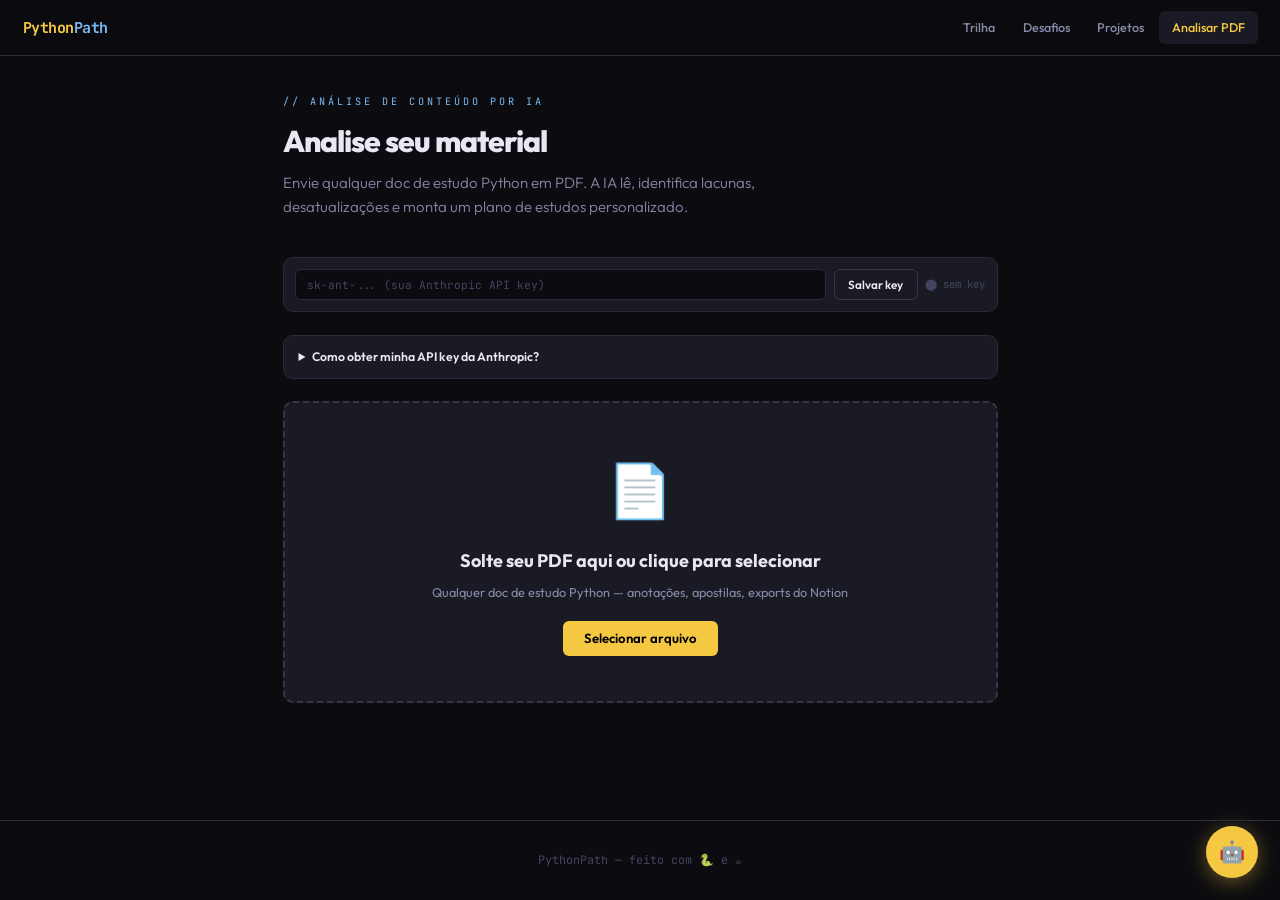
<file: pages/analisar.html>
<!DOCTYPE html>
<html lang="pt-BR">
<head>
  <meta charset="UTF-8" />
  <meta name="viewport" content="width=device-width, initial-scale=1.0" />
  <title>Analisar PDF — PythonPath</title>
  <link rel="preconnect" href="https://fonts.googleapis.com" />
  <link href="https://fonts.googleapis.com/css2?family=JetBrains+Mono:wght@400;700&family=Outfit:wght@300;400;500;600;700;800&display=swap" rel="stylesheet" />
  <link rel="stylesheet" href="../assets/css/global.css" />
  <link rel="stylesheet" href="../assets/css/pages.css" />
</head>
<body>

  <nav class="navbar">
    <a href="../index.html" class="logo">Python<span>Path</span></a>
    <ul class="nav-links">
      <li><a href="trilha.html">Trilha</a></li>
      <li><a href="desafios.html">Desafios</a></li>
      <li><a href="projetos.html">Projetos</a></li>
      <li><a href="analisar.html">Analisar PDF</a></li>
    </ul>
    <button class="nav-mobile-btn" id="nav-toggle" aria-label="Abrir menu">☰</button>
  </nav>

  <main class="page-wrapper">
    <div class="container" style="max-width: 760px">
      <p class="eyebrow">// análise de conteúdo por IA</p>
      <h1 class="page-title">Analise seu material</h1>
      <p class="page-sub">
        Envie qualquer doc de estudo Python em PDF. A IA lê, identifica lacunas,
        desatualizações e monta um plano de estudos personalizado.
      </p>

      <!-- API Key -->
      <div class="api-key-bar" role="form" aria-label="Configuração da API key">
        <input
          type="password"
          id="key-input"
          placeholder="sk-ant-... (sua Anthropic API key)"
          aria-label="Anthropic API key"
        />
        <button class="btn btn-secondary btn-sm" onclick="saveKey()">Salvar key</button>
        <span class="key-status" id="key-status">⬤ sem key</span>
      </div>

      <details style="margin-bottom:1.5rem;background:var(--surface);border:1px solid var(--border);border-radius:var(--radius);padding:0.75rem 1rem;font-size:0.82rem;color:var(--text2)">
        <summary style="cursor:pointer;font-weight:600;color:var(--text)">Como obter minha API key da Anthropic?</summary>
        <ol style="margin-top:.75rem;padding-left:1.2rem;display:flex;flex-direction:column;gap:.4rem;line-height:1.6">
          <li>Acesse <a href="https://console.anthropic.com" target="_blank" rel="noopener" style="color:var(--yellow)">console.anthropic.com</a></li>
          <li>Crie uma conta (tem free tier)</li>
          <li>Vá em <strong>API Keys</strong> → <strong>Create Key</strong></li>
          <li>Cole a key no campo acima e clique em "Salvar key"</li>
        </ol>
        <p style="margin-top:.75rem;color:var(--text3);font-family:var(--font-mono);font-size:.72rem">
          ⚠️ A key é salva apenas no seu navegador (localStorage). Nunca enviada para servidores do PythonPath.
        </p>
      </details>

      <!-- Drop Zone -->
      <div
        class="drop-zone"
        id="drop-zone"
        role="button"
        tabindex="0"
        aria-label="Área de upload de PDF — clique ou arraste um arquivo"
        onclick="document.getElementById('file-input').click()"
        ondrop="handleDrop(event)"
        ondragover="handleDragOver(event)"
        ondragleave="handleDragLeave()"
      >
        <span class="drop-zone-icon" aria-hidden="true">📄</span>
        <h3>Solte seu PDF aqui ou clique para selecionar</h3>
        <p>Qualquer doc de estudo Python — anotações, apostilas, exports do Notion</p>
        <button class="btn btn-primary" style="margin-top:1.2rem" onclick="event.stopPropagation(); document.getElementById('file-input').click()">
          Selecionar arquivo
        </button>
      </div>

      <input
        type="file"
        id="file-input"
        accept=".pdf"
        style="display:none"
        aria-hidden="true"
        onchange="handleFile(this.files[0])"
      />

      <!-- Result -->
      <div class="pdf-result" id="pdf-result" aria-live="polite"></div>
    </div>
  </main>

  <footer class="footer">
    <p>PythonPath — feito com 🐍 e ☕</p>
  </footer>

  <!-- AI Widget -->
  <div class="ai-float">
    <button class="ai-toggle" onclick="toggleAI()" aria-label="Abrir PyBot">🤖</button>
    <div class="ai-panel" id="ai-panel" role="dialog">
      <div class="ai-head">
        <div class="ai-av">🐍</div>
        <div><div class="ai-name">PyBot</div><div class="ai-online">● online</div></div>
      </div>
      <div class="ai-msgs" id="ai-msgs" aria-live="polite">
        <div class="ai-msg bot">Depois de analisar seu PDF, pode me perguntar qualquer coisa sobre os resultados!</div>
      </div>
      <div class="ai-input-row">
        <input type="text" class="ai-input" id="ai-inp" placeholder="Dúvida sobre Python..." />
        <button class="ai-send" onclick="sendAI()">↑</button>
      </div>
    </div>
  </div>

  <script src="../assets/js/nav.js"></script>
  <script>
    // ── DRAG & DROP ──────────────────────────
    function handleDragOver(e) {
      e.preventDefault();
      document.getElementById('drop-zone').classList.add('drag');
    }
    function handleDragLeave() {
      document.getElementById('drop-zone').classList.remove('drag');
    }
    function handleDrop(e) {
      e.preventDefault();
      handleDragLeave();
      const file = e.dataTransfer.files[0];
      if (file?.type === 'application/pdf') handleFile(file);
      else showError('Por favor envie um arquivo PDF.');
    }

    // ── FILE HANDLING ────────────────────────
    async function handleFile(file) {
      if (!file) return;

      const key = PP.getKey();
      if (!key) {
        showError('⚠️ Configure sua Anthropic API key no campo acima antes de analisar.');
        return;
      }

      showLoading(file.name);

      try {
        const base64 = await toBase64(file);
        const res = await fetch('https://api.anthropic.com/v1/messages', {
          method: 'POST',
          headers: {
            'Content-Type': 'application/json',
            'x-api-key': key,
            'anthropic-version': '2023-06-01',
            'anthropic-dangerous-direct-browser-access': 'true'
          },
          body: JSON.stringify({
            model: 'claude-haiku-4-5-20251001',
            max_tokens: 2500,
            system: `Você é um especialista em Python e ensino de programação. Analise documentos de estudo Python e forneça análise estruturada em português brasileiro.

Responda SEMPRE usando exatamente estes títulos de seção (com ## e o emoji):

## ✅ O que o material cobre bem
Liste os tópicos presentes e bem explicados. Use "-" para cada item.

## ❌ O que está faltando
Liste tópicos importantes ausentes ou muito superficiais. Use "-" para cada item.

## ⚠️ O que está desatualizado
Liste práticas/versões antigas e o que substituiu cada uma. Use "-" para cada item.

## 🎯 Conexão com uso real
Para cada tópico principal, explique onde seria usado em projetos reais (QA, automação, backend). Use "-" para cada item.

## 📋 Plano de estudos recomendado
Sequência personalizada baseada no material atual + lacunas. Inclua estimativa de tempo. Use "-" para cada etapa.

Seja específico, prático e direto. Não seja genérico.`,
            messages: [{
              role: 'user',
              content: [
                {
                  type: 'document',
                  source: { type: 'base64', media_type: 'application/pdf', data: base64 }
                },
                {
                  type: 'text',
                  text: 'Analise este material de estudo Python. Identifique o que está bem coberto, o que falta, o que está desatualizado, e crie um plano de estudos personalizado com conexões reais.'
                }
              ]
            }]
          })
        });

        const data = await res.json();

        if (data.error) {
          showError(`Erro da API: ${data.error.message}`);
          return;
        }

        showResult(file.name, data.content[0].text);

      } catch (e) {
        showError(`Erro de conexão: ${e.message}`);
      }
    }

    function toBase64(file) {
      return new Promise((res, rej) => {
        const reader = new FileReader();
        reader.onload  = () => res(reader.result.split(',')[1]);
        reader.onerror = () => rej(new Error('Falha ao ler arquivo'));
        reader.readAsDataURL(file);
      });
    }

    // ── RENDERING ────────────────────────────
    function showLoading(filename) {
      document.getElementById('pdf-result').innerHTML = `
        <div class="pdf-loading" role="status" aria-label="Analisando PDF">
          <div class="spinner" aria-hidden="true"></div>
          <p style="color:var(--text2);font-size:.88rem">Analisando <strong>${filename}</strong> com IA...</p>
          <p style="color:var(--text3);font-size:.78rem;margin-top:.4rem">Isso pode levar 10–20 segundos</p>
        </div>`;
    }

    function showError(msg) {
      document.getElementById('pdf-result').innerHTML = `
        <div style="background:var(--surface);border:1px solid var(--red);border-radius:var(--radius);padding:1.25rem;color:var(--red);font-size:.88rem">
          ${msg}
        </div>`;
    }

    function showResult(filename, markdown) {
      const html = parseMarkdown(markdown);
      document.getElementById('pdf-result').innerHTML = `
        <div class="pdf-out">
          <div class="pdf-out-header">
            <span style="font-size:1.5rem" aria-hidden="true">📄</span>
            <div>
              <div style="font-weight:700;font-size:.95rem">${filename}</div>
              <div style="font-size:.75rem;color:var(--text3);font-family:var(--font-mono)">Analisado com Claude Haiku • ${new Date().toLocaleDateString('pt-BR')}</div>
            </div>
          </div>
          <div class="pdf-out-body">${html}</div>
        </div>`;
    }

    function parseMarkdown(md) {
      // Section headers
      let html = md.replace(/^## (.+)$/gm, '</div><h3>$1</h3><div class="section-content">');

      // Bold
      html = html.replace(/\*\*(.+?)\*\*/g, '<strong>$1</strong>');

      // Inline code
      html = html.replace(/`([^`]+)`/g, '<code>$1</code>');

      // List items with classification
      html = html.replace(/^- ✅(.+)$/gm, '<li class="ok">✅$1</li>');
      html = html.replace(/^- ❌(.+)$/gm, '<li class="missing">❌$1</li>');
      html = html.replace(/^- ⚠️(.+)$/gm, '<li class="old">⚠️$1</li>');
      html = html.replace(/^- (.+)$/gm, '<li>$1</li>');

      // Wrap consecutive <li> in <ul>
      html = html.replace(/(<li[^>]*>[\s\S]*?<\/li>\n?)+/g, '<ul>$&</ul>');

      // Paragraphs
      html = html.replace(/\n\n(?!<)/g, '</p><p>');

      // Cleanup
      html = `<div class="section-content">${html}</div>`;
      html = html.replace(/<div class="section-content"><\/div>/g, '');
      html = html.replace(/<p><\/p>/g, '');

      return html;
    }

    // Keyboard accessibility for drop zone
    document.getElementById('drop-zone').addEventListener('keydown', (e) => {
      if (e.key === 'Enter' || e.key === ' ') {
        e.preventDefault();
        document.getElementById('file-input').click();
      }
    });
  </script>
</body>
</html>
</file>
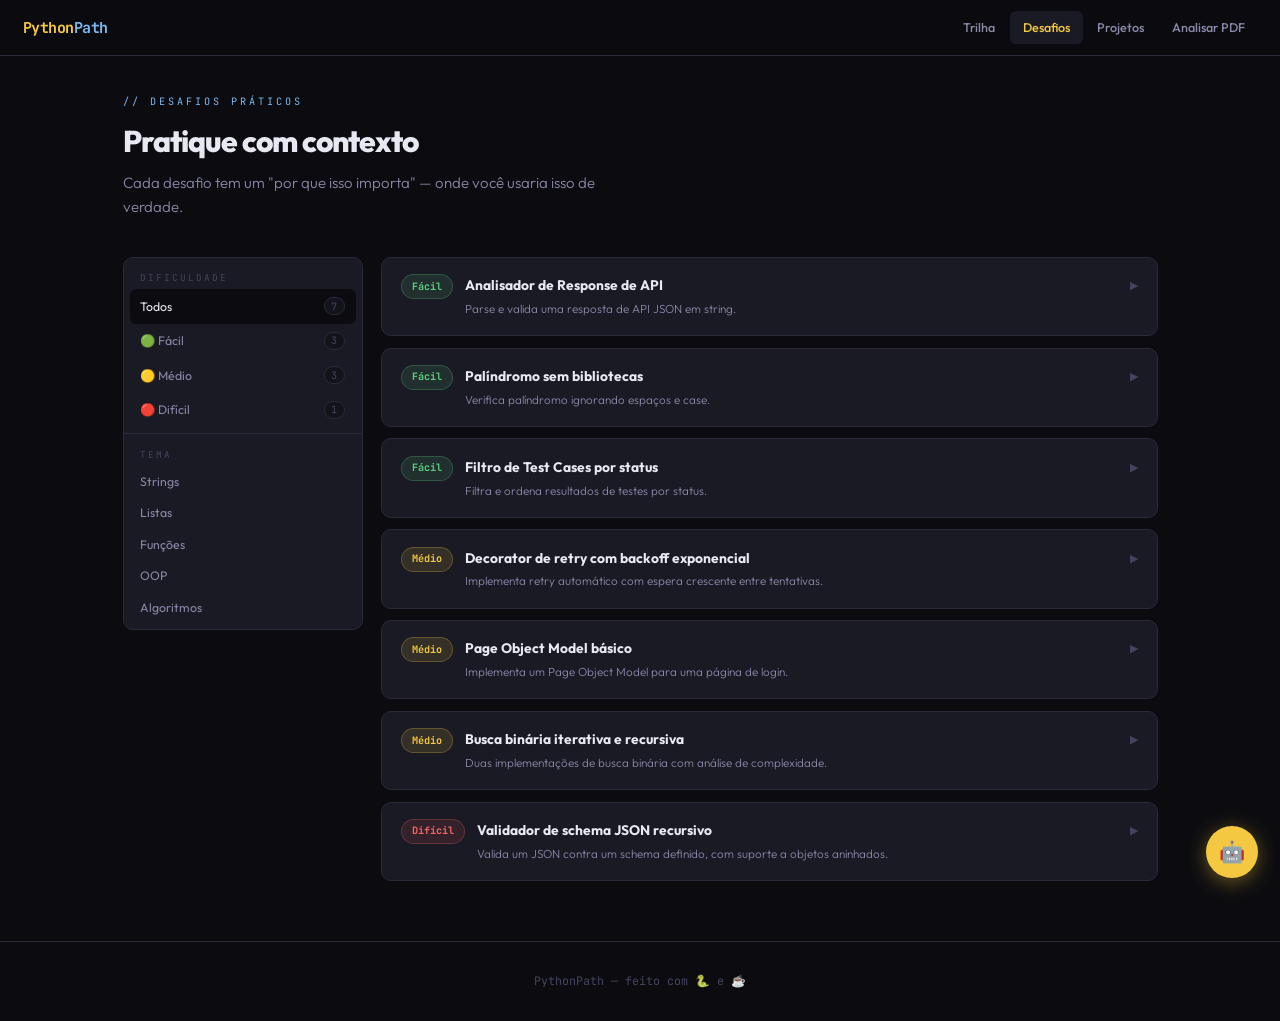
<file: pages/desafios.html>
<!DOCTYPE html>
<html lang="pt-BR">
<head>
  <meta charset="UTF-8" />
  <meta name="viewport" content="width=device-width, initial-scale=1.0" />
  <title>Desafios — PythonPath</title>
  <link rel="preconnect" href="https://fonts.googleapis.com" />
  <link href="https://fonts.googleapis.com/css2?family=JetBrains+Mono:wght@400;700&family=Outfit:wght@300;400;500;600;700;800&display=swap" rel="stylesheet" />
  <link rel="stylesheet" href="../assets/css/global.css" />
  <link rel="stylesheet" href="../assets/css/pages.css" />
</head>
<body>

  <nav class="navbar">
    <a href="../index.html" class="logo">Python<span>Path</span></a>
    <ul class="nav-links">
      <li><a href="trilha.html">Trilha</a></li>
      <li><a href="desafios.html">Desafios</a></li>
      <li><a href="projetos.html">Projetos</a></li>
      <li><a href="analisar.html">Analisar PDF</a></li>
    </ul>
    <button class="nav-mobile-btn" id="nav-toggle" aria-label="Abrir menu">☰</button>
  </nav>

  <main class="page-wrapper">
    <div class="container">
      <p class="eyebrow">// desafios práticos</p>
      <h1 class="page-title">Pratique com contexto</h1>
      <p class="page-sub">Cada desafio tem um "por que isso importa" — onde você usaria isso de verdade.</p>

      <div class="ch-layout">
        <!-- Sidebar filtros -->
        <aside class="ch-sidebar" aria-label="Filtros">
          <div class="ch-section">
            <span class="ch-label">Dificuldade</span>
            <button class="ch-btn active" onclick="filter('all', this)">Todos <span class="ch-badge" id="cnt-all">0</span></button>
            <button class="ch-btn" onclick="filter('easy', this)">🟢 Fácil <span class="ch-badge" id="cnt-easy">0</span></button>
            <button class="ch-btn" onclick="filter('medium', this)">🟡 Médio <span class="ch-badge" id="cnt-medium">0</span></button>
            <button class="ch-btn" onclick="filter('hard', this)">🔴 Difícil <span class="ch-badge" id="cnt-hard">0</span></button>
          </div>
          <div class="ch-section">
            <span class="ch-label">Tema</span>
            <button class="ch-btn" onclick="filter('strings', this)">Strings</button>
            <button class="ch-btn" onclick="filter('listas', this)">Listas</button>
            <button class="ch-btn" onclick="filter('funcoes', this)">Funções</button>
            <button class="ch-btn" onclick="filter('oop', this)">OOP</button>
            <button class="ch-btn" onclick="filter('algoritmos', this)">Algoritmos</button>
          </div>
        </aside>

        <!-- Lista de desafios -->
        <div class="ch-list" id="ch-list" role="list"></div>
      </div>
    </div>
  </main>

  <footer class="footer">
    <p>PythonPath — feito com 🐍 e ☕</p>
  </footer>

  <!-- AI Widget -->
  <div class="ai-float">
    <button class="ai-toggle" onclick="toggleAI()" aria-label="Abrir PyBot">🤖</button>
    <div class="ai-panel" id="ai-panel" role="dialog">
      <div class="ai-head">
        <div class="ai-av">🐍</div>
        <div><div class="ai-name">PyBot</div><div class="ai-online">● online</div></div>
      </div>
      <div class="ai-msgs" id="ai-msgs" aria-live="polite">
        <div class="ai-msg bot">Travou num desafio? Clique em "Hint da IA" ou me pergunte aqui!</div>
      </div>
      <div class="ai-input-row">
        <input type="text" class="ai-input" id="ai-inp" placeholder="Dúvida sobre Python..." />
        <button class="ai-send" onclick="sendAI()">↑</button>
      </div>
    </div>
  </div>

  <script src="../assets/js/data.js"></script>
  <script src="../assets/js/nav.js"></script>
  <script>
    let currentFilter = 'all';

    function filter(f, btn) {
      currentFilter = f;
      document.querySelectorAll('.ch-btn').forEach(b => b.classList.remove('active'));
      btn.classList.add('active');
      render();
    }

    function render() {
      const list = document.getElementById('ch-list');
      const data = PP.CHALLENGES;

      // Update counters
      document.getElementById('cnt-all').textContent    = data.length;
      document.getElementById('cnt-easy').textContent   = data.filter(c => c.diff === 'easy').length;
      document.getElementById('cnt-medium').textContent = data.filter(c => c.diff === 'medium').length;
      document.getElementById('cnt-hard').textContent   = data.filter(c => c.diff === 'hard').length;

      const filtered = currentFilter === 'all'
        ? data
        : data.filter(c => c.diff === currentFilter || c.tema === currentFilter);

      if (!filtered.length) {
        list.innerHTML = '<p style="color:var(--text3);text-align:center;padding:3rem">Nenhum desafio nesta categoria ainda.</p>';
        return;
      }

      const diffLabel = { easy: 'Fácil', medium: 'Médio', hard: 'Difícil' };
      const diffClass = { easy: 'diff-easy', medium: 'diff-medium', hard: 'diff-hard' };

      list.innerHTML = filtered.map(c => `
        <article class="ch-card" id="ch-${c.id}" role="listitem">
          <div class="ch-head" onclick="toggle(${c.id})" role="button" aria-expanded="false" aria-controls="body-${c.id}" tabindex="0">
            <span class="diff ${diffClass[c.diff]}">${diffLabel[c.diff]}</span>
            <div class="ch-info">
              <div class="ch-title">${c.title}</div>
              <div class="ch-desc">${c.desc}</div>
            </div>
            <span class="ch-chevron" aria-hidden="true">▶</span>
          </div>
          <div class="ch-body" id="body-${c.id}" role="region" aria-label="${c.title}">
            <div class="ch-inner">
              <div class="ch-problem" aria-label="Enunciado">${c.problem}</div>
              <div class="ch-real"><strong>🎯 Por que isso importa:</strong> ${c.real}</div>
              <div class="ch-actions">
                <button class="btn btn-ghost btn-sm" onclick="getHint('${c.title.replace(/'/g,"\\'")}', '${c.problem.replace(/'/g,"\\'").replace(/\n/g,'\\n')}')">
                  💡 Hint da IA
                </button>
                <button class="btn btn-ghost btn-sm" onclick="toggleSol(${c.id})">
                  👁️ Ver solução
                </button>
              </div>
              <div class="sol-block" id="sol-${c.id}">
                <div class="code-block" style="margin-top:.9rem">
                  <div class="code-block-header">
                    <span class="code-lang">python</span>
                    <button class="code-copy" onclick="copy(${c.id})">copiar</button>
                  </div>
                  <pre id="pre-${c.id}">${c.solution}</pre>
                </div>
              </div>
            </div>
          </div>
        </article>
      `).join('');
    }

    function toggle(id) {
      const card = document.getElementById('ch-' + id);
      const head = card.querySelector('.ch-head');
      const isOpen = card.classList.toggle('open');
      head.setAttribute('aria-expanded', isOpen);
    }

    function toggleSol(id) {
      document.getElementById('sol-' + id).classList.toggle('show');
    }

    function copy(id) {
      const pre = document.getElementById('pre-' + id);
      navigator.clipboard.writeText(pre.innerText).then(() => {
        const btn = document.querySelector(`#sol-${id} .code-copy`);
        btn.textContent = '✓ copiado!';
        setTimeout(() => btn.textContent = 'copiar', 2000);
      });
    }

    // Keyboard accessibility for challenge headers
    document.addEventListener('keydown', (e) => {
      if (e.key === 'Enter' && e.target.classList.contains('ch-head')) {
        const id = e.target.closest('.ch-card').id.replace('ch-', '');
        toggle(id);
      }
    });

    render();
  </script>
</body>
</html>
</file>
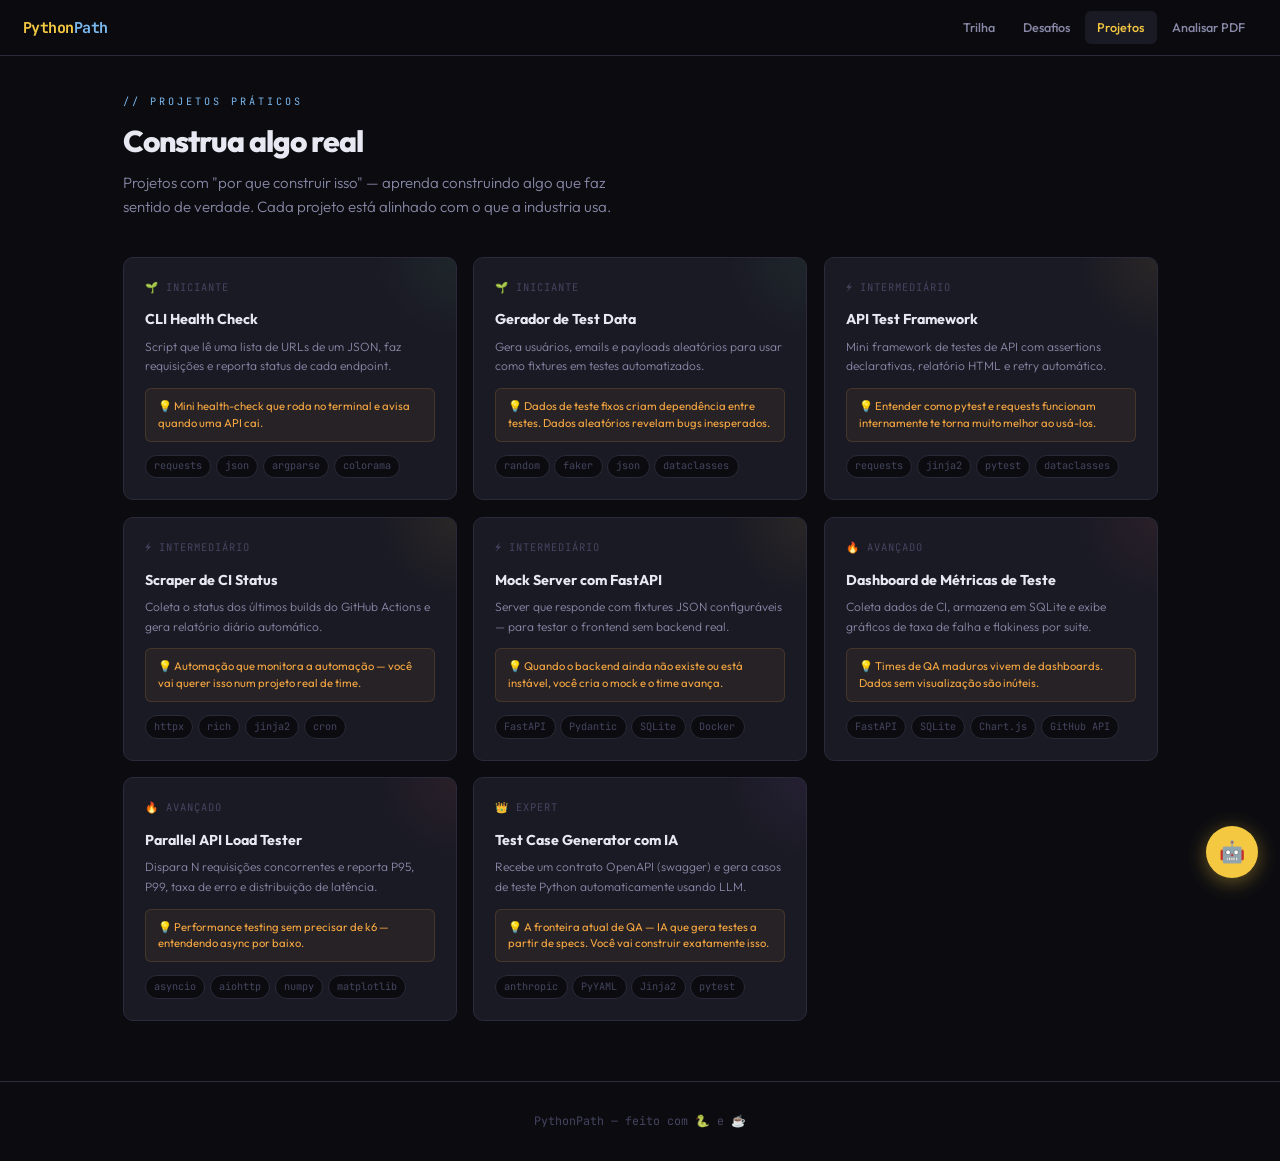
<file: pages/projetos.html>
<!DOCTYPE html>
<html lang="pt-BR">
<head>
  <meta charset="UTF-8" />
  <meta name="viewport" content="width=device-width, initial-scale=1.0" />
  <title>Projetos — PythonPath</title>
  <link rel="preconnect" href="https://fonts.googleapis.com" />
  <link href="https://fonts.googleapis.com/css2?family=JetBrains+Mono:wght@400;700&family=Outfit:wght@300;400;500;600;700;800&display=swap" rel="stylesheet" />
  <link rel="stylesheet" href="../assets/css/global.css" />
  <link rel="stylesheet" href="../assets/css/pages.css" />
</head>
<body>

  <nav class="navbar">
    <a href="../index.html" class="logo">Python<span>Path</span></a>
    <ul class="nav-links">
      <li><a href="trilha.html">Trilha</a></li>
      <li><a href="desafios.html">Desafios</a></li>
      <li><a href="projetos.html">Projetos</a></li>
      <li><a href="analisar.html">Analisar PDF</a></li>
    </ul>
    <button class="nav-mobile-btn" id="nav-toggle" aria-label="Abrir menu">☰</button>
  </nav>

  <main class="page-wrapper">
    <div class="container">
      <p class="eyebrow">// projetos práticos</p>
      <h1 class="page-title">Construa algo real</h1>
      <p class="page-sub">
        Projetos com "por que construir isso" — aprenda construindo algo que faz sentido de verdade.
        Cada projeto está alinhado com o que a industria usa.
      </p>

      <div class="proj-grid" id="proj-grid" role="list"></div>
    </div>
  </main>

  <footer class="footer">
    <p>PythonPath — feito com 🐍 e ☕</p>
  </footer>

  <!-- AI Widget -->
  <div class="ai-float">
    <button class="ai-toggle" onclick="toggleAI()" aria-label="Abrir PyBot">🤖</button>
    <div class="ai-panel" id="ai-panel" role="dialog">
      <div class="ai-head">
        <div class="ai-av">🐍</div>
        <div><div class="ai-name">PyBot</div><div class="ai-online">● online</div></div>
      </div>
      <div class="ai-msgs" id="ai-msgs" aria-live="polite">
        <div class="ai-msg bot">Tem dúvidas sobre como começar algum projeto? Me pergunte!</div>
      </div>
      <div class="ai-input-row">
        <input type="text" class="ai-input" id="ai-inp" placeholder="Como começar o projeto X?" />
        <button class="ai-send" onclick="sendAI()">↑</button>
      </div>
    </div>
  </div>

  <script src="../assets/js/data.js"></script>
  <script src="../assets/js/nav.js"></script>
  <script>
    function render() {
      const grid = document.getElementById('proj-grid');
      grid.innerHTML = PP.PROJECTS.map(p => `
        <article class="proj-card" role="listitem" style="--accent: ${p.accent}">
          <div class="proj-level">${p.level}</div>
          <h2 class="proj-title">${p.title}</h2>
          <p class="proj-desc">${p.desc}</p>
          <div class="proj-why">💡 ${p.why}</div>
          <div class="tags">${p.skills.map(s => `<span class="tag">${s}</span>`).join('')}</div>
        </article>
      `).join('');
    }

    render();
  </script>
</body>
</html>
</file>
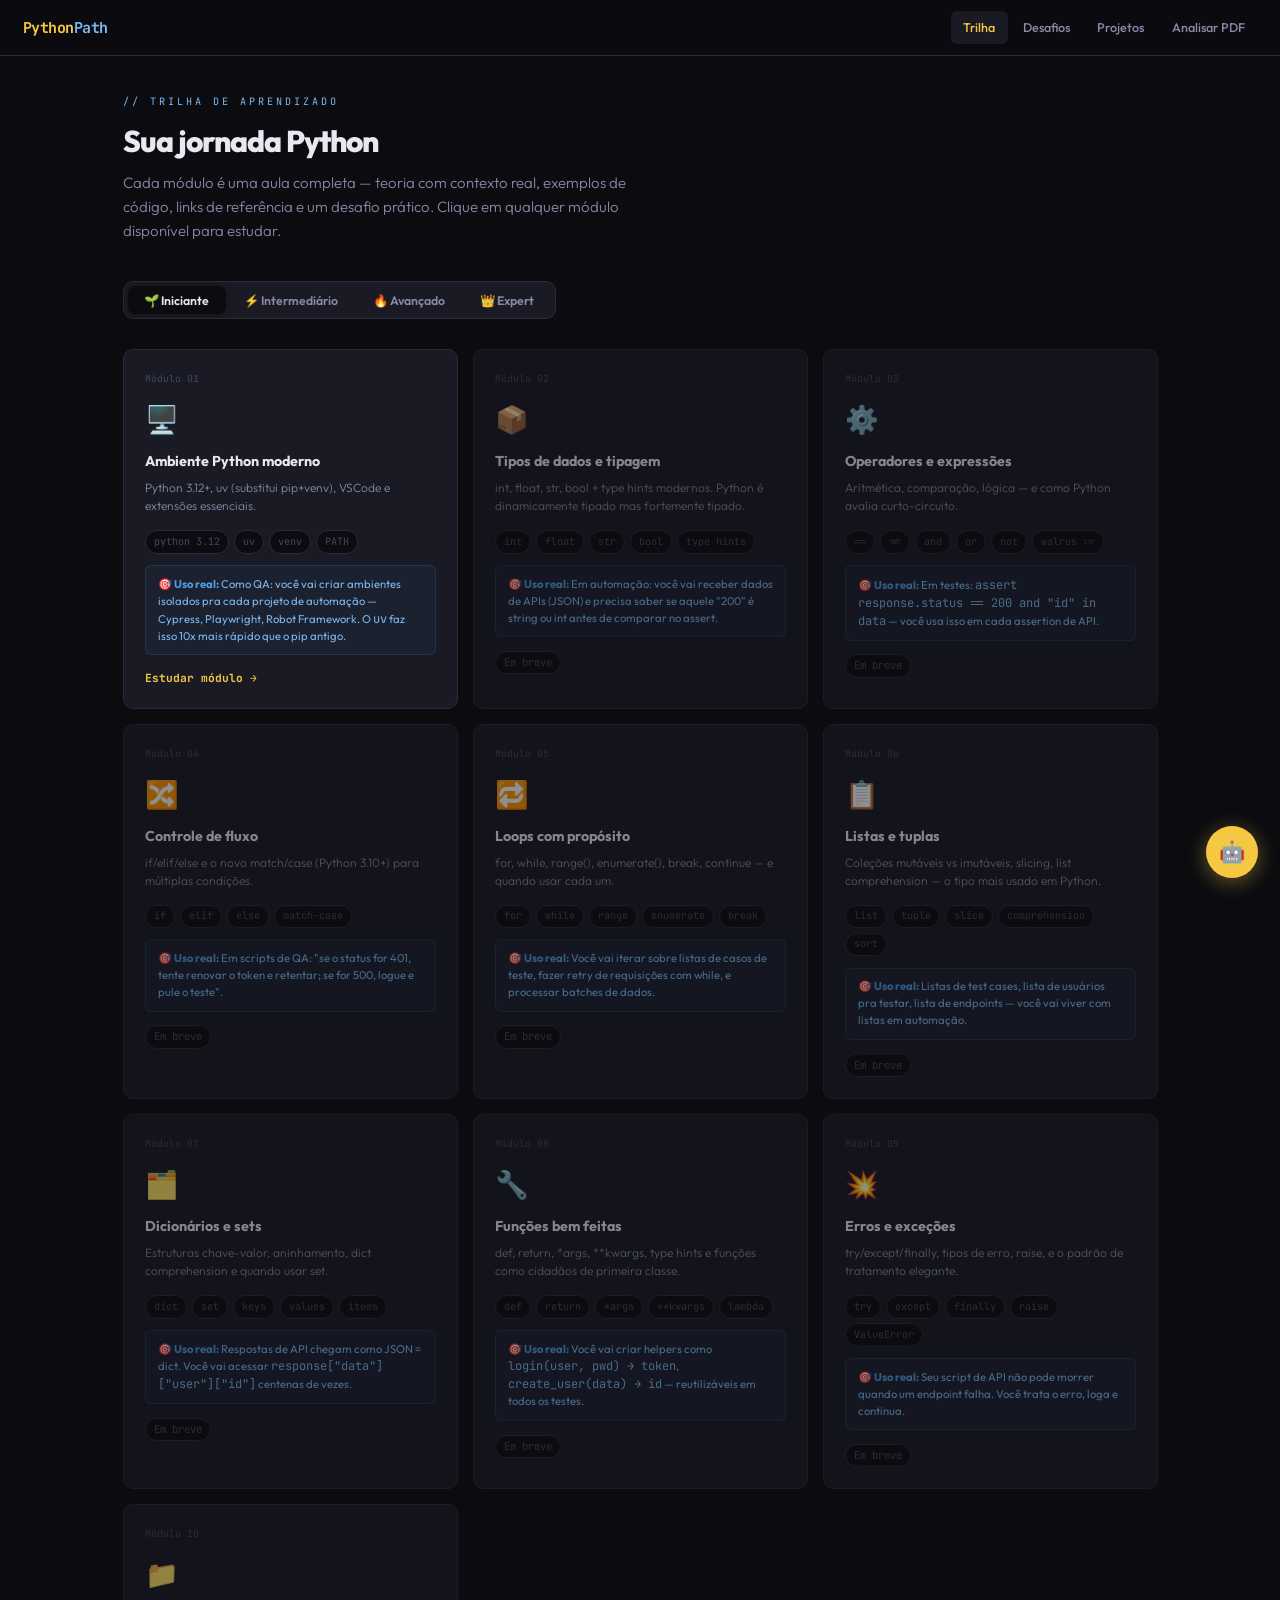
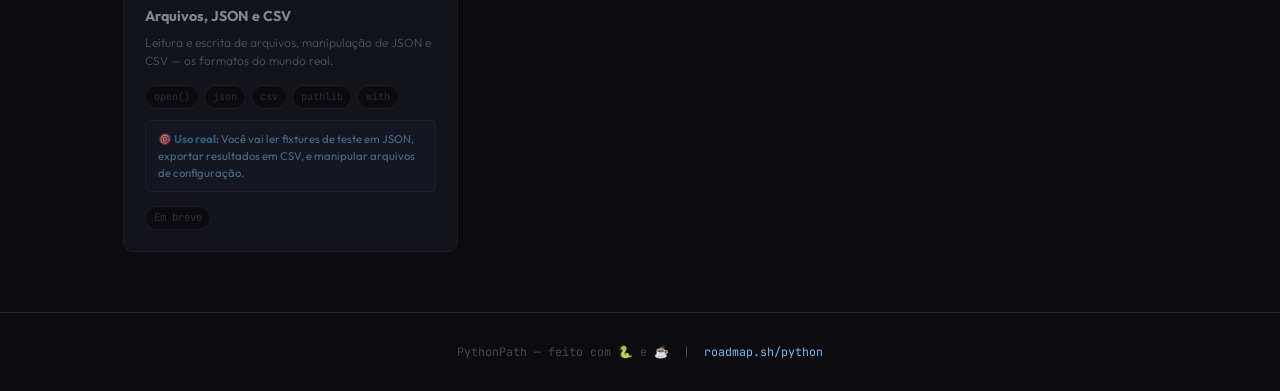
<file: pages/trilha.html>
<!DOCTYPE html>
<html lang="pt-BR">
<head>
  <meta charset="UTF-8" />
  <meta name="viewport" content="width=device-width, initial-scale=1.0" />
  <title>Trilha — PythonPath</title>
  <link rel="preconnect" href="https://fonts.googleapis.com" />
  <link href="https://fonts.googleapis.com/css2?family=JetBrains+Mono:wght@400;700&family=Outfit:wght@300;400;500;600;700;800&display=swap" rel="stylesheet" />
  <link rel="stylesheet" href="../assets/css/global.css" />
  <link rel="stylesheet" href="../assets/css/pages.css" />
  <style>
    .mod-card { display: block; text-decoration: none; color: inherit; }
    .mod-card.available:hover .mod-title { color: var(--yellow); }
    .mod-card-footer { margin-top: .9rem; display: flex; align-items: center; justify-content: space-between; }
    .mod-cta {
      font-size: .75rem; font-weight: 700; color: var(--yellow);
      font-family: var(--font-mono); display: flex; align-items: center; gap: .3rem;
    }
    .mod-soon {
      font-size: .72rem; color: var(--text3);
      font-family: var(--font-mono); background: var(--bg);
      padding: .15rem .55rem; border-radius: 100px; border: 1px solid var(--border);
    }
    .mod-card.available { cursor: pointer; }
    .mod-card.unavailable { opacity: .55; cursor: default; pointer-events: none; }
  </style>
</head>
<body>

  <nav class="navbar">
    <a href="../index.html" class="logo">Python<span>Path</span></a>
    <ul class="nav-links">
      <li><a href="trilha.html">Trilha</a></li>
      <li><a href="desafios.html">Desafios</a></li>
      <li><a href="projetos.html">Projetos</a></li>
      <li><a href="analisar.html">Analisar PDF</a></li>
    </ul>
    <button class="nav-mobile-btn" id="nav-toggle" aria-label="Abrir menu">☰</button>
  </nav>

  <main class="page-wrapper">
    <div class="container">
      <p class="eyebrow">// trilha de aprendizado</p>
      <h1 class="page-title">Sua jornada Python</h1>
      <p class="page-sub">
        Cada módulo é uma aula completa — teoria com contexto real, exemplos de código,
        links de referência e um desafio prático. Clique em qualquer módulo disponível para estudar.
      </p>

      <div class="tabs" role="tablist" aria-label="Nível de aprendizado">
        <button class="tab active" role="tab" onclick="setLevel('iniciante', this)">🌱 Iniciante</button>
        <button class="tab"        role="tab" onclick="setLevel('intermediario', this)">⚡ Intermediário</button>
        <button class="tab"        role="tab" onclick="setLevel('avancado', this)">🔥 Avançado</button>
        <button class="tab"        role="tab" onclick="setLevel('expert', this)">👑 Expert</button>
      </div>

      <div class="modules-grid" id="modules-grid" role="list"></div>
    </div>
  </main>

  <footer class="footer">
    <p>PythonPath — feito com 🐍 e ☕ &nbsp;|&nbsp;
      <a href="https://roadmap.sh/python" target="_blank" rel="noopener">roadmap.sh/python</a>
    </p>
  </footer>

  <!-- AI Widget -->
  <div class="ai-float">
    <button class="ai-toggle" onclick="toggleAI()" aria-label="Abrir PyBot">🤖</button>
    <div class="ai-panel" id="ai-panel" role="dialog">
      <div class="ai-head">
        <div class="ai-av">🐍</div>
        <div><div class="ai-name">PyBot</div><div class="ai-online">● online</div></div>
      </div>
      <div class="ai-msgs" id="ai-msgs" aria-live="polite">
        <div class="ai-msg bot">Oi! Tem dúvida sobre algum módulo da trilha? Me pergunte!</div>
      </div>
      <div class="ai-input-row">
        <input type="text" class="ai-input" id="ai-inp" placeholder="Dúvida sobre Python..." />
        <button class="ai-send" onclick="sendAI()">↑</button>
      </div>
    </div>
  </div>

  <script src="../assets/js/data.js"></script>
  <script src="../assets/js/nav.js"></script>
  <script>
    // Map module numbers to their page files
    const MODULE_PAGES = {
      '01': 'modulos/01-ambiente.html',
      // More modules added as they're built:
      // '02': 'modulos/02-tipos-dados.html',
      // '03': 'modulos/03-operadores.html',
    };

    let currentLevel = 'iniciante';

    function setLevel(level, btn) {
      currentLevel = level;
      document.querySelectorAll('.tab').forEach(t => t.classList.remove('active'));
      btn.classList.add('active');
      render();
    }

    function render() {
      const grid = document.getElementById('modules-grid');
      const mods = PP.MODULES[currentLevel] || [];

      grid.innerHTML = mods.map(m => {
        const page = MODULE_PAGES[m.num];
        const available = !!page;
        const tag = available
          ? `<a class="mod-card card available" href="${page}" role="listitem">`
          : `<div class="mod-card card unavailable" role="listitem">`;
        const endTag = available ? `</a>` : `</div>`;

        return `
          ${tag}
            <div class="mod-num">Módulo ${m.num}</div>
            <span class="mod-icon" aria-hidden="true">${m.icon}</span>
            <h2 class="mod-title">${m.title}</h2>
            <p class="mod-desc">${m.desc}</p>
            <div class="tags">${m.tags.map(t => `<span class="tag">${t}</span>`).join('')}</div>
            <div class="mod-real"><strong>🎯 Uso real:</strong> ${m.real}</div>
            <div class="mod-card-footer">
              ${available
                ? `<span class="mod-cta">Estudar módulo →</span>`
                : `<span class="mod-soon">Em breve</span>`
              }
            </div>
          ${endTag}
        `;
      }).join('');
    }

    render();
  </script>
</body>
</html>
</file>
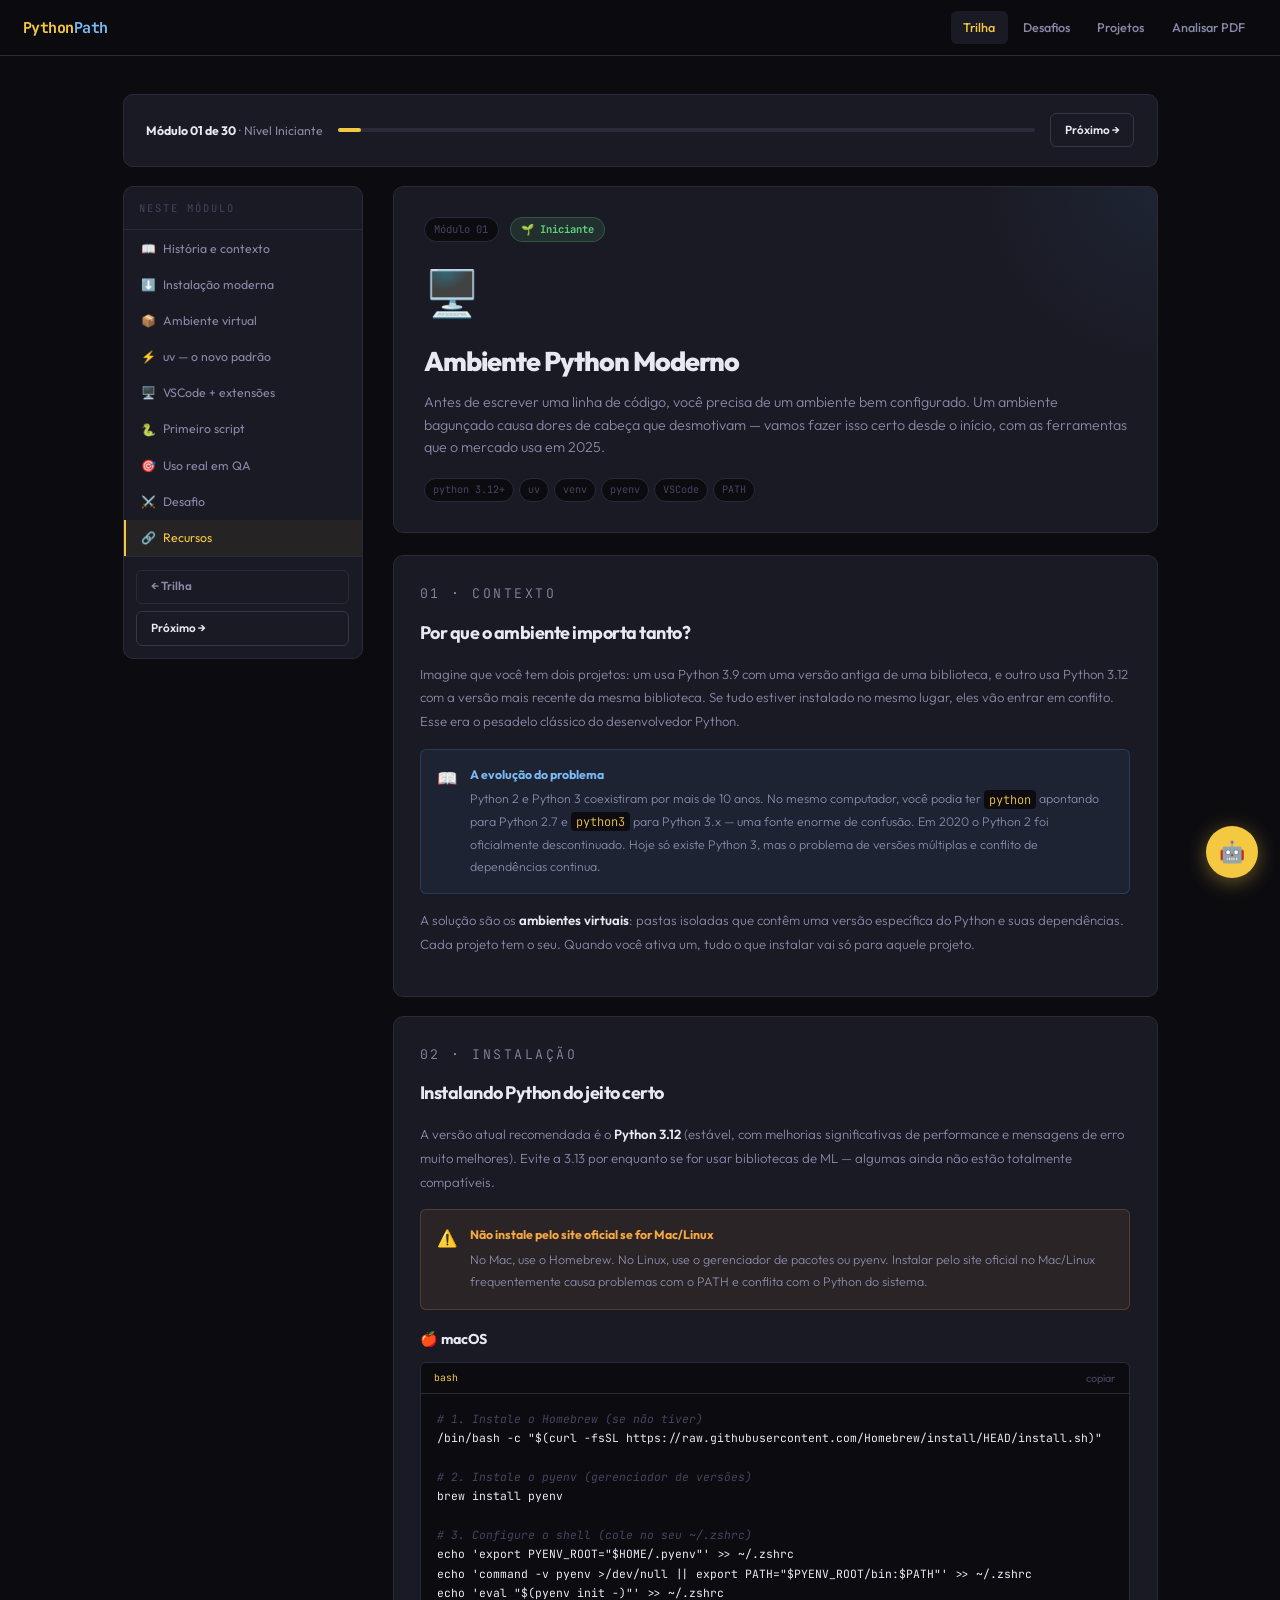
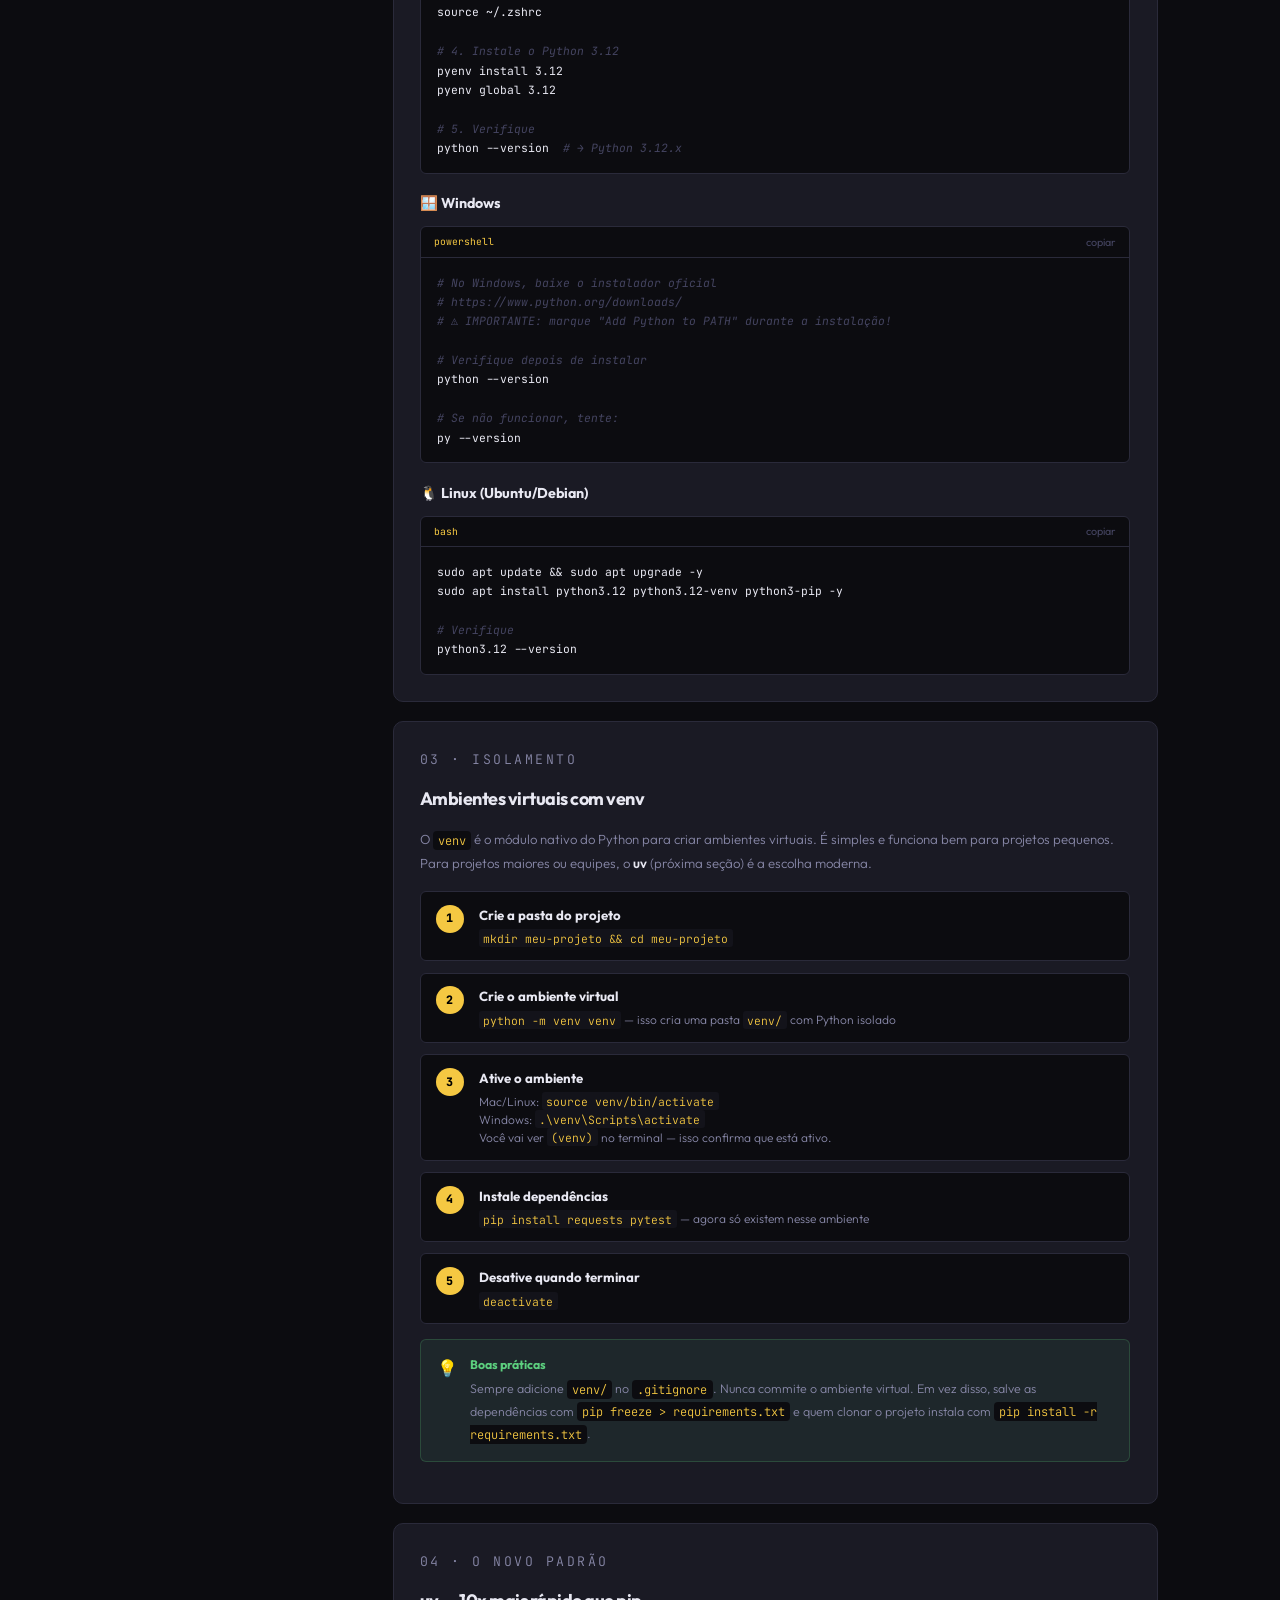
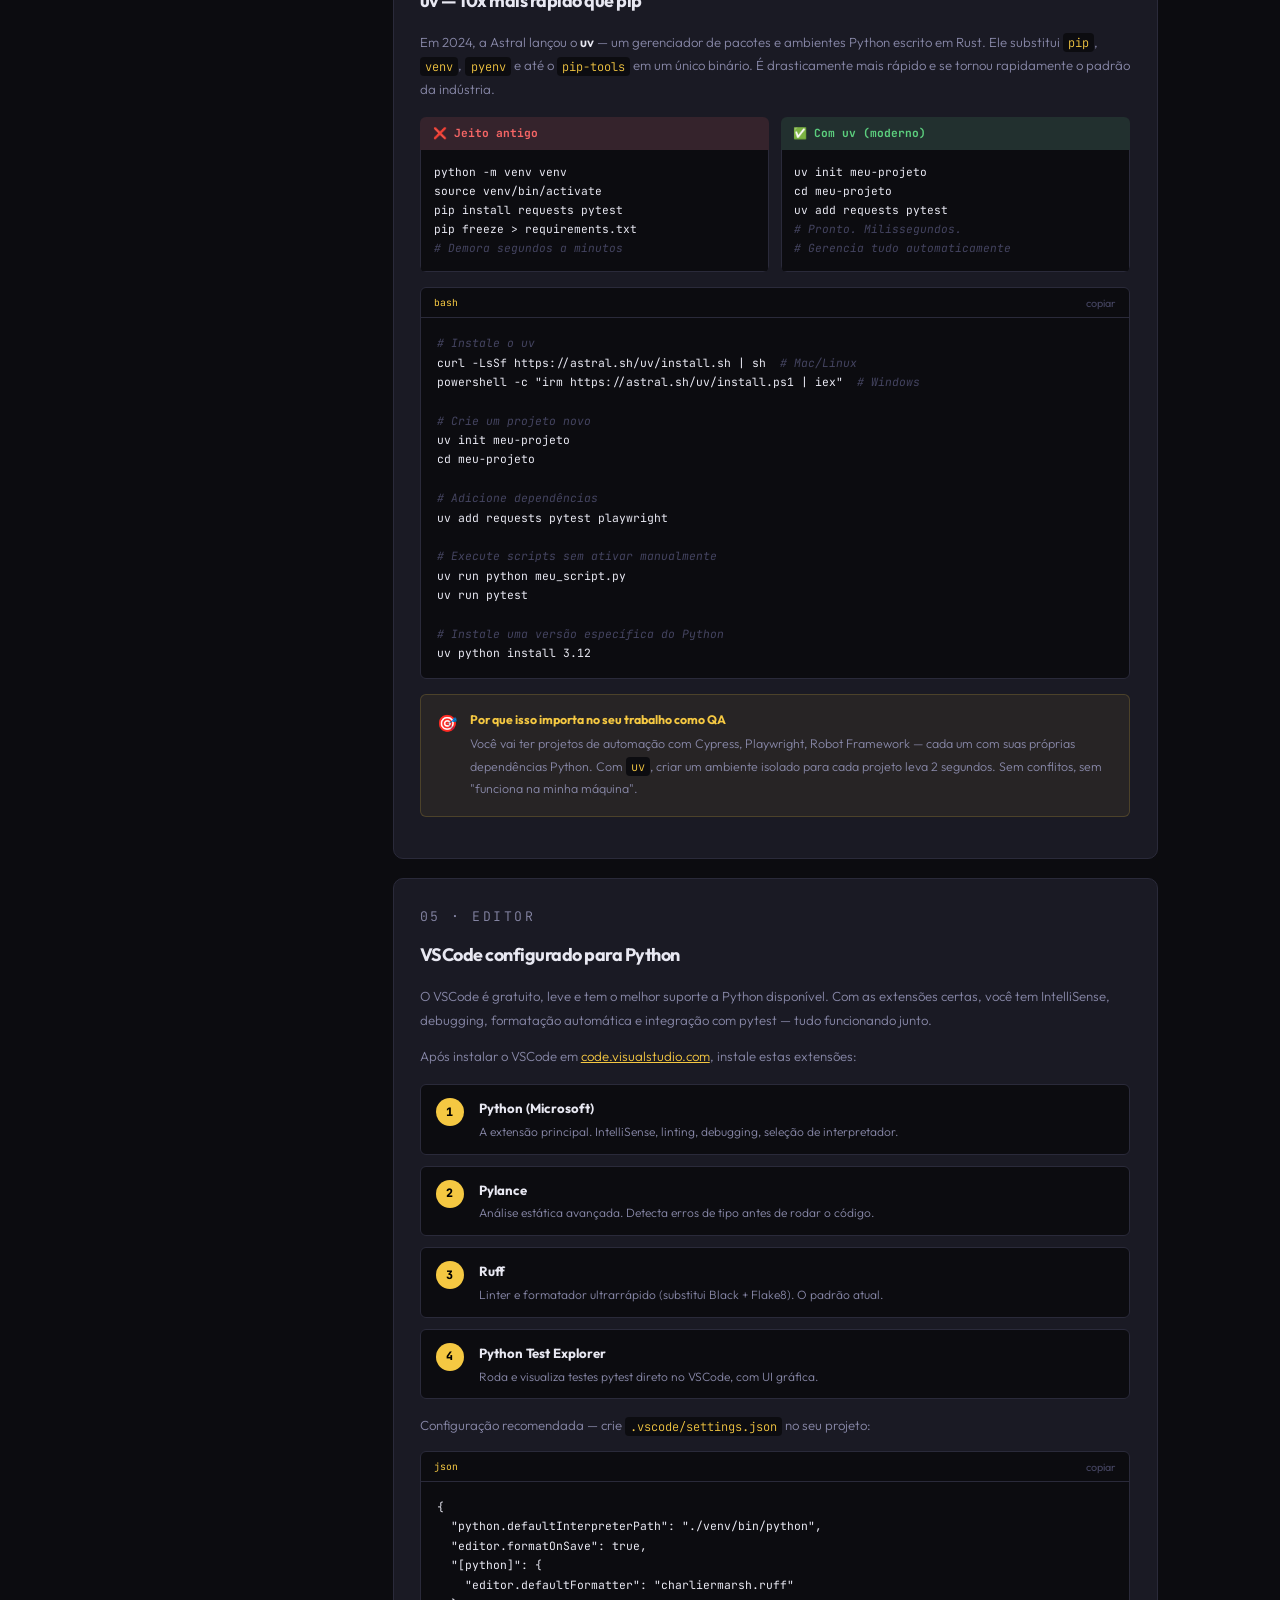
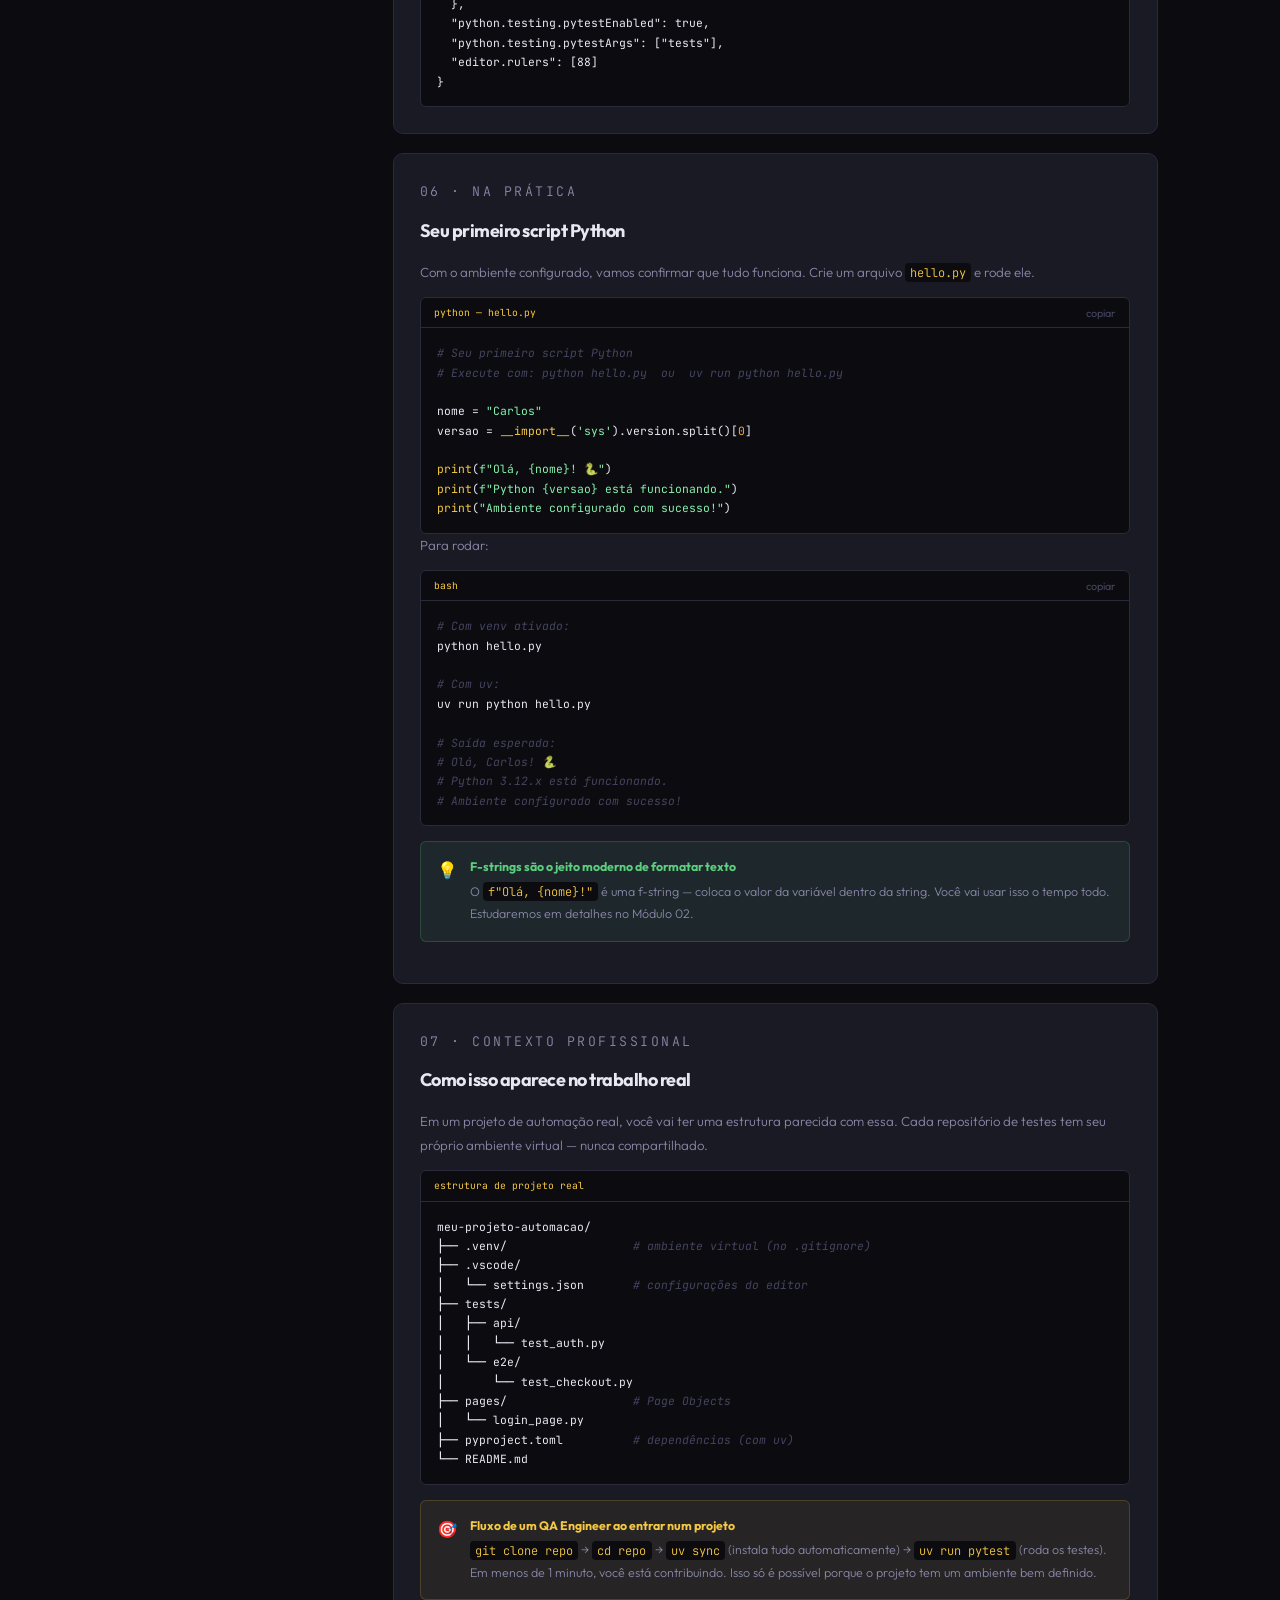
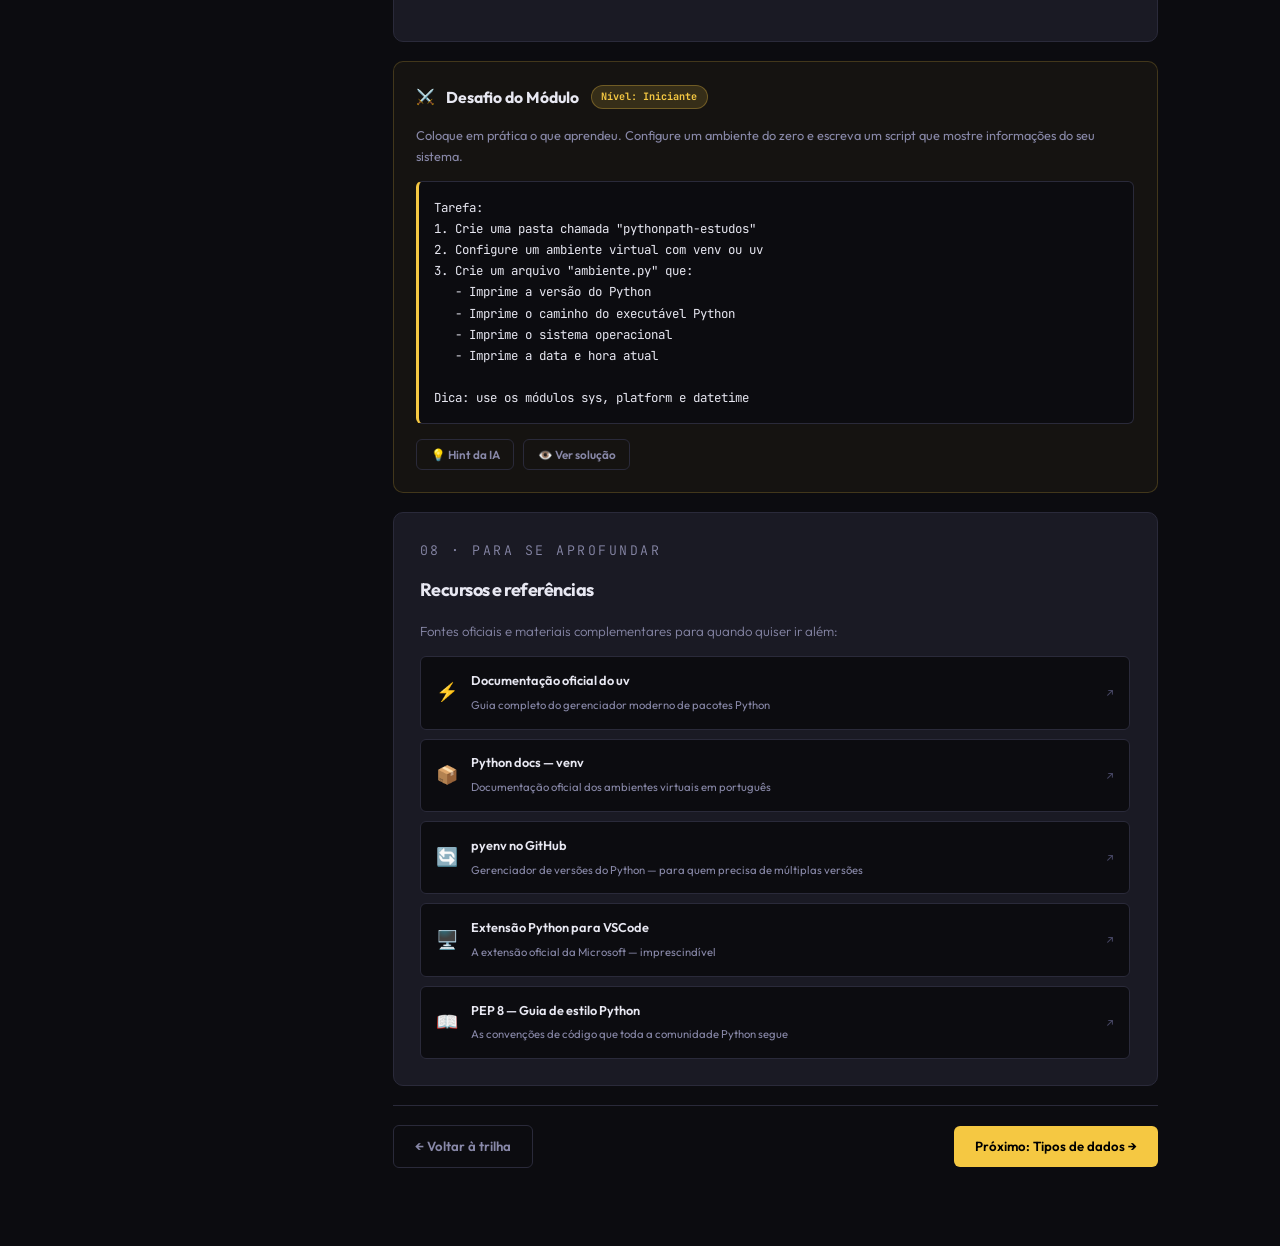
<file: pages/modulos/01-ambiente.html>
<!DOCTYPE html>
<html lang="pt-BR">
<head>
  <meta charset="UTF-8" />
  <meta name="viewport" content="width=device-width, initial-scale=1.0" />
  <title>Módulo 01 — Ambiente Python Moderno · PythonPath</title>
  <link rel="preconnect" href="https://fonts.googleapis.com" />
  <link href="https://fonts.googleapis.com/css2?family=JetBrains+Mono:wght@400;700&family=Outfit:wght@300;400;500;600;700;800&display=swap" rel="stylesheet" />
  <link rel="stylesheet" href="../../assets/css/global.css" />
  <link rel="stylesheet" href="../../assets/css/pages.css" />
  <link rel="stylesheet" href="../../assets/css/module.css" />
</head>
<body>

  <nav class="navbar">
    <a href="../../index.html" class="logo">Python<span>Path</span></a>
    <ul class="nav-links">
      <li><a href="../trilha.html" class="active">Trilha</a></li>
      <li><a href="../desafios.html">Desafios</a></li>
      <li><a href="../projetos.html">Projetos</a></li>
      <li><a href="../analisar.html">Analisar PDF</a></li>
    </ul>
    <button class="nav-mobile-btn" id="nav-toggle">☰</button>
  </nav>

  <main class="page-wrapper">
    <div class="container">

      <!-- Progress bar -->
      <div class="mod-progress">
        <div class="progress-info">
          <strong>Módulo 01 de 30</strong> · Nível Iniciante
        </div>
        <div class="progress-bar-wrap">
          <div class="progress-bar" style="width: 3.3%"></div>
        </div>
        <a href="02-tipos-dados.html" class="btn btn-secondary btn-sm">Próximo →</a>
      </div>

      <div class="mod-page-layout">

        <!-- Sidebar TOC -->
        <aside class="mod-sidebar">
          <div class="mod-sidebar-header">Neste módulo</div>
          <nav aria-label="Seções do módulo">
            <a class="mod-toc-item active" href="#historia"><span class="mod-toc-icon">📖</span> História e contexto</a>
            <a class="mod-toc-item" href="#instalacao"><span class="mod-toc-icon">⬇️</span> Instalação moderna</a>
            <a class="mod-toc-item" href="#venv"><span class="mod-toc-icon">📦</span> Ambiente virtual</a>
            <a class="mod-toc-item" href="#uv"><span class="mod-toc-icon">⚡</span> uv — o novo padrão</a>
            <a class="mod-toc-item" href="#vscode"><span class="mod-toc-icon">🖥️</span> VSCode + extensões</a>
            <a class="mod-toc-item" href="#primeiro-script"><span class="mod-toc-icon">🐍</span> Primeiro script</a>
            <a class="mod-toc-item" href="#uso-real"><span class="mod-toc-icon">🎯</span> Uso real em QA</a>
            <a class="mod-toc-item" href="#desafio"><span class="mod-toc-icon">⚔️</span> Desafio</a>
            <a class="mod-toc-item" href="#recursos"><span class="mod-toc-icon">🔗</span> Recursos</a>
          </nav>
          <div class="mod-nav-btns">
            <a href="../trilha.html" class="btn btn-ghost btn-sm">← Trilha</a>
            <a href="02-tipos-dados.html" class="btn btn-secondary btn-sm">Próximo →</a>
          </div>
        </aside>

        <!-- Main content -->
        <article class="mod-content">

          <!-- Header -->
          <header class="mod-header">
            <div class="mod-header-meta">
              <span class="mod-header-num">Módulo 01</span>
              <span class="mod-level-badge level-iniciante">🌱 Iniciante</span>
            </div>
            <span class="mod-header-icon" aria-hidden="true">🖥️</span>
            <h1 class="mod-header-title">Ambiente Python Moderno</h1>
            <p class="mod-header-desc">
              Antes de escrever uma linha de código, você precisa de um ambiente bem configurado.
              Um ambiente bagunçado causa dores de cabeça que desmotivam — vamos fazer isso certo desde o início,
              com as ferramentas que o mercado usa em 2025.
            </p>
            <div class="mod-header-tags tags">
              <span class="tag">python 3.12+</span>
              <span class="tag">uv</span>
              <span class="tag">venv</span>
              <span class="tag">pyenv</span>
              <span class="tag">VSCode</span>
              <span class="tag">PATH</span>
            </div>
          </header>

          <!-- SEÇÃO 1: História -->
          <section class="mod-section" id="historia">
            <p class="mod-section-eyebrow">01 · contexto</p>
            <h2 class="mod-section-title">Por que o ambiente importa tanto?</h2>

            <p>
              Imagine que você tem dois projetos: um usa Python 3.9 com uma versão antiga de uma biblioteca,
              e outro usa Python 3.12 com a versão mais recente da mesma biblioteca. Se tudo estiver instalado
              no mesmo lugar, eles vão entrar em conflito. Esse era o pesadelo clássico do desenvolvedor Python.
            </p>

            <div class="callout info">
              <span class="callout-icon">📖</span>
              <div class="callout-body">
                <strong>A evolução do problema</strong>
                <p>
                  Python 2 e Python 3 coexistiram por mais de 10 anos. No mesmo computador, você podia ter
                  <code>python</code> apontando para Python 2.7 e <code>python3</code> para Python 3.x —
                  uma fonte enorme de confusão. Em 2020 o Python 2 foi oficialmente descontinuado.
                  Hoje só existe Python 3, mas o problema de versões múltiplas e conflito de dependências continua.
                </p>
              </div>
            </div>

            <p>
              A solução são os <strong>ambientes virtuais</strong>: pastas isoladas que contêm uma versão
              específica do Python e suas dependências. Cada projeto tem o seu. Quando você ativa um,
              tudo o que instalar vai só para aquele projeto.
            </p>
          </section>

          <!-- SEÇÃO 2: Instalação -->
          <section class="mod-section" id="instalacao">
            <p class="mod-section-eyebrow">02 · instalação</p>
            <h2 class="mod-section-title">Instalando Python do jeito certo</h2>

            <p>
              A versão atual recomendada é o <strong>Python 3.12</strong> (estável, com melhorias significativas
              de performance e mensagens de erro muito melhores). Evite a 3.13 por enquanto se for usar
              bibliotecas de ML — algumas ainda não estão totalmente compatíveis.
            </p>

            <div class="callout warning">
              <span class="callout-icon">⚠️</span>
              <div class="callout-body">
                <strong>Não instale pelo site oficial se for Mac/Linux</strong>
                <p>No Mac, use o Homebrew. No Linux, use o gerenciador de pacotes ou pyenv.
                Instalar pelo site oficial no Mac/Linux frequentemente causa problemas com o PATH
                e conflita com o Python do sistema.</p>
              </div>
            </div>

            <h3 style="font-size:.95rem;font-weight:700;margin:1.25rem 0 .75rem">🍎 macOS</h3>
            <div class="code-block">
              <div class="code-block-header">
                <span class="code-lang">bash</span>
                <button class="code-copy" onclick="copyCode(this)">copiar</button>
              </div>
              <pre><span class="cm"># 1. Instale o Homebrew (se não tiver)</span>
/bin/bash -c "$(curl -fsSL https://raw.githubusercontent.com/Homebrew/install/HEAD/install.sh)"

<span class="cm"># 2. Instale o pyenv (gerenciador de versões)</span>
brew install pyenv

<span class="cm"># 3. Configure o shell (cole no seu ~/.zshrc)</span>
echo 'export PYENV_ROOT="$HOME/.pyenv"' >> ~/.zshrc
echo 'command -v pyenv >/dev/null || export PATH="$PYENV_ROOT/bin:$PATH"' >> ~/.zshrc
echo 'eval "$(pyenv init -)"' >> ~/.zshrc
source ~/.zshrc

<span class="cm"># 4. Instale o Python 3.12</span>
pyenv install 3.12
pyenv global 3.12

<span class="cm"># 5. Verifique</span>
python --version  <span class="cm"># → Python 3.12.x</span></pre>
            </div>

            <h3 style="font-size:.95rem;font-weight:700;margin:1.25rem 0 .75rem">🪟 Windows</h3>
            <div class="code-block">
              <div class="code-block-header">
                <span class="code-lang">powershell</span>
                <button class="code-copy" onclick="copyCode(this)">copiar</button>
              </div>
              <pre><span class="cm"># No Windows, baixe o instalador oficial</span>
<span class="cm"># https://www.python.org/downloads/</span>
<span class="cm"># ⚠️ IMPORTANTE: marque "Add Python to PATH" durante a instalação!</span>

<span class="cm"># Verifique depois de instalar</span>
python --version

<span class="cm"># Se não funcionar, tente:</span>
py --version</pre>
            </div>

            <h3 style="font-size:.95rem;font-weight:700;margin:1.25rem 0 .75rem">🐧 Linux (Ubuntu/Debian)</h3>
            <div class="code-block">
              <div class="code-block-header">
                <span class="code-lang">bash</span>
                <button class="code-copy" onclick="copyCode(this)">copiar</button>
              </div>
              <pre>sudo apt update && sudo apt upgrade -y
sudo apt install python3.12 python3.12-venv python3-pip -y

<span class="cm"># Verifique</span>
python3.12 --version</pre>
            </div>
          </section>

          <!-- SEÇÃO 3: venv -->
          <section class="mod-section" id="venv">
            <p class="mod-section-eyebrow">03 · isolamento</p>
            <h2 class="mod-section-title">Ambientes virtuais com venv</h2>

            <p>
              O <code>venv</code> é o módulo nativo do Python para criar ambientes virtuais.
              É simples e funciona bem para projetos pequenos. Para projetos maiores ou equipes,
              o <strong>uv</strong> (próxima seção) é a escolha moderna.
            </p>

            <div class="steps">
              <div class="step">
                <div class="step-num">1</div>
                <div class="step-body">
                  <div class="step-title">Crie a pasta do projeto</div>
                  <div class="step-desc"><code>mkdir meu-projeto && cd meu-projeto</code></div>
                </div>
              </div>
              <div class="step">
                <div class="step-num">2</div>
                <div class="step-body">
                  <div class="step-title">Crie o ambiente virtual</div>
                  <div class="step-desc"><code>python -m venv venv</code> — isso cria uma pasta <code>venv/</code> com Python isolado</div>
                </div>
              </div>
              <div class="step">
                <div class="step-num">3</div>
                <div class="step-body">
                  <div class="step-title">Ative o ambiente</div>
                  <div class="step-desc">
                    Mac/Linux: <code>source venv/bin/activate</code><br>
                    Windows: <code>.\venv\Scripts\activate</code><br>
                    Você vai ver <code>(venv)</code> no terminal — isso confirma que está ativo.
                  </div>
                </div>
              </div>
              <div class="step">
                <div class="step-num">4</div>
                <div class="step-body">
                  <div class="step-title">Instale dependências</div>
                  <div class="step-desc"><code>pip install requests pytest</code> — agora só existem nesse ambiente</div>
                </div>
              </div>
              <div class="step">
                <div class="step-num">5</div>
                <div class="step-body">
                  <div class="step-title">Desative quando terminar</div>
                  <div class="step-desc"><code>deactivate</code></div>
                </div>
              </div>
            </div>

            <div class="callout tip">
              <span class="callout-icon">💡</span>
              <div class="callout-body">
                <strong>Boas práticas</strong>
                <p>Sempre adicione <code>venv/</code> no <code>.gitignore</code>. Nunca commite o ambiente virtual.
                Em vez disso, salve as dependências com <code>pip freeze > requirements.txt</code>
                e quem clonar o projeto instala com <code>pip install -r requirements.txt</code>.</p>
              </div>
            </div>
          </section>

          <!-- SEÇÃO 4: uv -->
          <section class="mod-section" id="uv">
            <p class="mod-section-eyebrow">04 · o novo padrão</p>
            <h2 class="mod-section-title">uv — 10x mais rápido que pip</h2>

            <p>
              Em 2024, a Astral lançou o <strong>uv</strong> — um gerenciador de pacotes e ambientes Python
              escrito em Rust. Ele substitui <code>pip</code>, <code>venv</code>, <code>pyenv</code>
              e até o <code>pip-tools</code> em um único binário. É drasticamente mais rápido e se tornou
              rapidamente o padrão da indústria.
            </p>

            <div class="comparison">
              <div class="compare-col compare-old">
                <div class="compare-header">❌ Jeito antigo</div>
                <div class="compare-body">
                  <pre>python -m venv venv
source venv/bin/activate
pip install requests pytest
pip freeze > requirements.txt
<span class="cm"># Demora segundos a minutos</span></pre>
                </div>
              </div>
              <div class="compare-col compare-new">
                <div class="compare-header">✅ Com uv (moderno)</div>
                <div class="compare-body">
                  <pre>uv init meu-projeto
cd meu-projeto
uv add requests pytest
<span class="cm"># Pronto. Milissegundos.</span>
<span class="cm"># Gerencia tudo automaticamente</span></pre>
                </div>
              </div>
            </div>

            <div class="code-block">
              <div class="code-block-header">
                <span class="code-lang">bash</span>
                <button class="code-copy" onclick="copyCode(this)">copiar</button>
              </div>
              <pre><span class="cm"># Instale o uv</span>
curl -LsSf https://astral.sh/uv/install.sh | sh  <span class="cm"># Mac/Linux</span>
powershell -c "irm https://astral.sh/uv/install.ps1 | iex"  <span class="cm"># Windows</span>

<span class="cm"># Crie um projeto novo</span>
uv init meu-projeto
cd meu-projeto

<span class="cm"># Adicione dependências</span>
uv add requests pytest playwright

<span class="cm"># Execute scripts sem ativar manualmente</span>
uv run python meu_script.py
uv run pytest

<span class="cm"># Instale uma versão específica do Python</span>
uv python install 3.12</pre>
            </div>

            <div class="callout real">
              <span class="callout-icon">🎯</span>
              <div class="callout-body">
                <strong>Por que isso importa no seu trabalho como QA</strong>
                <p>
                  Você vai ter projetos de automação com Cypress, Playwright, Robot Framework — cada um
                  com suas próprias dependências Python. Com <code>uv</code>, criar um ambiente isolado
                  para cada projeto leva 2 segundos. Sem conflitos, sem "funciona na minha máquina".
                </p>
              </div>
            </div>
          </section>

          <!-- SEÇÃO 5: VSCode -->
          <section class="mod-section" id="vscode">
            <p class="mod-section-eyebrow">05 · editor</p>
            <h2 class="mod-section-title">VSCode configurado para Python</h2>

            <p>
              O VSCode é gratuito, leve e tem o melhor suporte a Python disponível.
              Com as extensões certas, você tem IntelliSense, debugging, formatação automática
              e integração com pytest — tudo funcionando junto.
            </p>

            <p>Após instalar o VSCode em <a href="https://code.visualstudio.com" target="_blank" rel="noopener" style="color:var(--yellow)">code.visualstudio.com</a>, instale estas extensões:</p>

            <div class="steps">
              <div class="step">
                <div class="step-num">1</div>
                <div class="step-body">
                  <div class="step-title">Python (Microsoft)</div>
                  <div class="step-desc">A extensão principal. IntelliSense, linting, debugging, seleção de interpretador.</div>
                </div>
              </div>
              <div class="step">
                <div class="step-num">2</div>
                <div class="step-body">
                  <div class="step-title">Pylance</div>
                  <div class="step-desc">Análise estática avançada. Detecta erros de tipo antes de rodar o código.</div>
                </div>
              </div>
              <div class="step">
                <div class="step-num">3</div>
                <div class="step-body">
                  <div class="step-title">Ruff</div>
                  <div class="step-desc">Linter e formatador ultrarrápido (substitui Black + Flake8). O padrão atual.</div>
                </div>
              </div>
              <div class="step">
                <div class="step-num">4</div>
                <div class="step-body">
                  <div class="step-title">Python Test Explorer</div>
                  <div class="step-desc">Roda e visualiza testes pytest direto no VSCode, com UI gráfica.</div>
                </div>
              </div>
            </div>

            <p>Configuração recomendada — crie <code>.vscode/settings.json</code> no seu projeto:</p>

            <div class="code-block">
              <div class="code-block-header">
                <span class="code-lang">json</span>
                <button class="code-copy" onclick="copyCode(this)">copiar</button>
              </div>
              <pre>{
  "python.defaultInterpreterPath": "./venv/bin/python",
  "editor.formatOnSave": true,
  "[python]": {
    "editor.defaultFormatter": "charliermarsh.ruff"
  },
  "python.testing.pytestEnabled": true,
  "python.testing.pytestArgs": ["tests"],
  "editor.rulers": [88]
}</pre>
            </div>
          </section>

          <!-- SEÇÃO 6: Primeiro script -->
          <section class="mod-section" id="primeiro-script">
            <p class="mod-section-eyebrow">06 · na prática</p>
            <h2 class="mod-section-title">Seu primeiro script Python</h2>

            <p>
              Com o ambiente configurado, vamos confirmar que tudo funciona. Crie um arquivo
              <code>hello.py</code> e rode ele.
            </p>

            <div class="code-block">
              <div class="code-block-header">
                <span class="code-lang">python — hello.py</span>
                <button class="code-copy" onclick="copyCode(this)">copiar</button>
              </div>
              <pre><span class="cm"># Seu primeiro script Python</span>
<span class="cm"># Execute com: python hello.py  ou  uv run python hello.py</span>

nome = <span class="st">"Carlos"</span>
versao = <span class="bi">__import__</span>(<span class="st">'sys'</span>).version.split()[<span class="nu">0</span>]

<span class="bi">print</span>(<span class="st">f"Olá, {nome}! 🐍"</span>)
<span class="bi">print</span>(<span class="st">f"Python {versao} está funcionando."</span>)
<span class="bi">print</span>(<span class="st">"Ambiente configurado com sucesso!"</span>)</pre>
            </div>

            <p>Para rodar:</p>

            <div class="code-block">
              <div class="code-block-header">
                <span class="code-lang">bash</span>
                <button class="code-copy" onclick="copyCode(this)">copiar</button>
              </div>
              <pre><span class="cm"># Com venv ativado:</span>
python hello.py

<span class="cm"># Com uv:</span>
uv run python hello.py

<span class="cm"># Saída esperada:</span>
<span class="cm"># Olá, Carlos! 🐍</span>
<span class="cm"># Python 3.12.x está funcionando.</span>
<span class="cm"># Ambiente configurado com sucesso!</span></pre>
            </div>

            <div class="callout tip">
              <span class="callout-icon">💡</span>
              <div class="callout-body">
                <strong>F-strings são o jeito moderno de formatar texto</strong>
                <p>O <code>f"Olá, {nome}!"</code> é uma f-string — coloca o valor da variável dentro da string.
                Você vai usar isso o tempo todo. Estudaremos em detalhes no Módulo 02.</p>
              </div>
            </div>
          </section>

          <!-- SEÇÃO 7: Uso real -->
          <section class="mod-section" id="uso-real">
            <p class="mod-section-eyebrow">07 · contexto profissional</p>
            <h2 class="mod-section-title">Como isso aparece no trabalho real</h2>

            <p>
              Em um projeto de automação real, você vai ter uma estrutura parecida com essa.
              Cada repositório de testes tem seu próprio ambiente virtual — nunca compartilhado.
            </p>

            <div class="code-block">
              <div class="code-block-header">
                <span class="code-lang">estrutura de projeto real</span>
              </div>
              <pre>meu-projeto-automacao/
├── .venv/                  <span class="cm"># ambiente virtual (no .gitignore)</span>
├── .vscode/
│   └── settings.json       <span class="cm"># configurações do editor</span>
├── tests/
│   ├── api/
│   │   └── test_auth.py
│   └── e2e/
│       └── test_checkout.py
├── pages/                  <span class="cm"># Page Objects</span>
│   └── login_page.py
├── pyproject.toml          <span class="cm"># dependências (com uv)</span>
└── README.md</pre>
            </div>

            <div class="callout real">
              <span class="callout-icon">🎯</span>
              <div class="callout-body">
                <strong>Fluxo de um QA Engineer ao entrar num projeto</strong>
                <p>
                  <code>git clone repo</code> → <code>cd repo</code> → <code>uv sync</code> (instala tudo automaticamente)
                  → <code>uv run pytest</code> (roda os testes). Em menos de 1 minuto, você está contribuindo.
                  Isso só é possível porque o projeto tem um ambiente bem definido.
                </p>
              </div>
            </div>
          </section>

          <!-- DESAFIO -->
          <section class="mod-challenge" id="desafio">
            <div class="mod-challenge-header">
              <span aria-hidden="true">⚔️</span>
              <h3>Desafio do Módulo</h3>
              <span class="challenge-badge">Nível: Iniciante</span>
            </div>
            <p>
              Coloque em prática o que aprendeu. Configure um ambiente do zero e escreva um script
              que mostre informações do seu sistema.
            </p>
            <div class="challenge-task">Tarefa:
1. Crie uma pasta chamada "pythonpath-estudos"
2. Configure um ambiente virtual com venv ou uv
3. Crie um arquivo "ambiente.py" que:
   - Imprime a versão do Python
   - Imprime o caminho do executável Python
   - Imprime o sistema operacional
   - Imprime a data e hora atual

Dica: use os módulos sys, platform e datetime</div>
            <div class="ch-actions">
              <button class="btn btn-ghost btn-sm" onclick="getHint('Ambiente Python moderno', 'Criar um script que imprime versão do Python, caminho do executável, SO e data/hora. Módulos: sys, platform, datetime')">
                💡 Hint da IA
              </button>
              <button class="btn btn-ghost btn-sm" onclick="document.getElementById('sol-desafio').classList.toggle('show')">
                👁️ Ver solução
              </button>
            </div>
            <div class="sol-toggle" id="sol-desafio">
              <div class="code-block" style="margin-top:.9rem">
                <div class="code-block-header">
                  <span class="code-lang">python — ambiente.py</span>
                  <button class="code-copy" onclick="copyCode(this)">copiar</button>
                </div>
                <pre><span class="kw">import</span> sys
<span class="kw">import</span> platform
<span class="kw">from</span> datetime <span class="kw">import</span> datetime

<span class="bi">print</span>(<span class="st">"=" * 40</span>)
<span class="bi">print</span>(<span class="st">"🐍 Informações do Ambiente Python"</span>)
<span class="bi">print</span>(<span class="st">"=" * 40</span>)
<span class="bi">print</span>(<span class="st">f"Versão Python : {sys.version.split()[0]}"</span>)
<span class="bi">print</span>(<span class="st">f"Executável    : {sys.executable}"</span>)
<span class="bi">print</span>(<span class="st">f"Sistema       : {platform.system()} {platform.release()}"</span>)
<span class="bi">print</span>(<span class="st">f"Data/hora     : {datetime.now().strftime('%d/%m/%Y %H:%M:%S')}"</span>)
<span class="bi">print</span>(<span class="st">"=" * 40</span>)
<span class="bi">print</span>(<span class="st">"✅ Ambiente configurado com sucesso!"</span>)</pre>
              </div>
            </div>
          </section>

          <!-- RECURSOS -->
          <section class="mod-section" id="recursos">
            <p class="mod-section-eyebrow">08 · para se aprofundar</p>
            <h2 class="mod-section-title">Recursos e referências</h2>
            <p>Fontes oficiais e materiais complementares para quando quiser ir além:</p>
            <div class="resources">
              <a class="resource-link" href="https://docs.astral.sh/uv/" target="_blank" rel="noopener">
                <span class="resource-icon">⚡</span>
                <div class="resource-info">
                  <span class="resource-title">Documentação oficial do uv</span>
                  <span class="resource-desc">Guia completo do gerenciador moderno de pacotes Python</span>
                </div>
                <span class="resource-arrow">↗</span>
              </a>
              <a class="resource-link" href="https://docs.python.org/pt-br/3/library/venv.html" target="_blank" rel="noopener">
                <span class="resource-icon">📦</span>
                <div class="resource-info">
                  <span class="resource-title">Python docs — venv</span>
                  <span class="resource-desc">Documentação oficial dos ambientes virtuais em português</span>
                </div>
                <span class="resource-arrow">↗</span>
              </a>
              <a class="resource-link" href="https://github.com/pyenv/pyenv" target="_blank" rel="noopener">
                <span class="resource-icon">🔄</span>
                <div class="resource-info">
                  <span class="resource-title">pyenv no GitHub</span>
                  <span class="resource-desc">Gerenciador de versões do Python — para quem precisa de múltiplas versões</span>
                </div>
                <span class="resource-arrow">↗</span>
              </a>
              <a class="resource-link" href="https://marketplace.visualstudio.com/items?itemName=ms-python.python" target="_blank" rel="noopener">
                <span class="resource-icon">🖥️</span>
                <div class="resource-info">
                  <span class="resource-title">Extensão Python para VSCode</span>
                  <span class="resource-desc">A extensão oficial da Microsoft — imprescindível</span>
                </div>
                <span class="resource-arrow">↗</span>
              </a>
              <a class="resource-link" href="https://peps.python.org/pep-0008/" target="_blank" rel="noopener">
                <span class="resource-icon">📖</span>
                <div class="resource-info">
                  <span class="resource-title">PEP 8 — Guia de estilo Python</span>
                  <span class="resource-desc">As convenções de código que toda a comunidade Python segue</span>
                </div>
                <span class="resource-arrow">↗</span>
              </a>
            </div>
          </section>

          <!-- Footer de navegação -->
          <div style="display:flex;justify-content:space-between;align-items:center;padding:1.25rem 0;border-top:1px solid var(--border);margin-top:.5rem">
            <a href="../trilha.html" class="btn btn-ghost">← Voltar à trilha</a>
            <a href="02-tipos-dados.html" class="btn btn-primary">Próximo: Tipos de dados →</a>
          </div>

        </article>
      </div>
    </div>
  </main>

  <!-- AI Widget -->
  <div class="ai-float">
    <button class="ai-toggle" onclick="toggleAI()" aria-label="Abrir PyBot">🤖</button>
    <div class="ai-panel" id="ai-panel" role="dialog">
      <div class="ai-head">
        <div class="ai-av">🐍</div>
        <div><div class="ai-name">PyBot</div><div class="ai-online">● online</div></div>
      </div>
      <div class="ai-msgs" id="ai-msgs" aria-live="polite">
        <div class="ai-msg bot">Estudando o Módulo 01! Tem dúvida sobre instalação, venv ou uv? Me pergunte! 🐍</div>
      </div>
      <div class="ai-input-row">
        <input type="text" class="ai-input" id="ai-inp" placeholder="Dúvida sobre o módulo..." />
        <button class="ai-send" onclick="sendAI()">↑</button>
      </div>
    </div>
  </div>

  <script src="../../assets/js/nav.js"></script>
  <script>
    // Scroll spy for TOC
    const sections = document.querySelectorAll('.mod-section[id], .mod-challenge[id]');
    const tocItems = document.querySelectorAll('.mod-toc-item');

    const observer = new IntersectionObserver((entries) => {
      entries.forEach(entry => {
        if (entry.isIntersecting) {
          tocItems.forEach(item => item.classList.remove('active'));
          const active = document.querySelector(`.mod-toc-item[href="#${entry.target.id}"]`);
          if (active) active.classList.add('active');
        }
      });
    }, { rootMargin: '-20% 0px -70% 0px' });

    sections.forEach(s => observer.observe(s));

    // Copy code
    function copyCode(btn) {
      const pre = btn.closest('.code-block').querySelector('pre');
      navigator.clipboard.writeText(pre.innerText).then(() => {
        btn.textContent = '✓ copiado!';
        setTimeout(() => btn.textContent = 'copiar', 2000);
      });
    }
  </script>
</body>
</html>
</file>
<file: assets/css/global.css>
/* =========================================
   PYTHONPATH — Global Styles
   ========================================= */

:root {
  --bg:       #0c0c10;
  --bg2:      #13131a;
  --surface:  #1a1a24;
  --surface2: #21212e;
  --border:   #2a2a3a;
  --border2:  #363648;

  --yellow: #f5c842;
  --blue:   #4d9de0;
  --blue2:  #7ab8f0;
  --green:  #5ccf7e;
  --red:    #f56565;
  --orange: #f5a742;
  --purple: #b06ef5;

  --text:  #e8e8f2;
  --text2: #8888a8;
  --text3: #444460;

  --font-body: 'Outfit', sans-serif;
  --font-mono: 'JetBrains Mono', monospace;

  --radius:  10px;
  --radius2: 6px;

  --nav-h: 56px;
}

*, *::before, *::after { box-sizing: border-box; margin: 0; padding: 0; }

html { scroll-behavior: smooth; font-size: 15px; }

body {
  background: var(--bg);
  color: var(--text);
  font-family: var(--font-body);
  line-height: 1.6;
  overflow-x: hidden;
  min-height: 100vh;
  display: flex;
  flex-direction: column;
}

::-webkit-scrollbar { width: 5px; }
::-webkit-scrollbar-track { background: var(--bg); }
::-webkit-scrollbar-thumb { background: var(--border2); border-radius: 3px; }

/* ── NAVBAR ── */
.navbar {
  position: fixed;
  top: 0; left: 0; right: 0;
  z-index: 200;
  height: var(--nav-h);
  display: flex;
  align-items: center;
  justify-content: space-between;
  padding: 0 1.5rem;
  background: rgba(12, 12, 16, 0.92);
  backdrop-filter: blur(16px);
  border-bottom: 1px solid var(--border);
}

.logo {
  font-family: var(--font-mono);
  font-size: 1rem;
  font-weight: 700;
  color: var(--yellow);
  text-decoration: none;
  letter-spacing: -0.5px;
}
.logo span { color: var(--blue2); }

.nav-links {
  display: flex;
  gap: 2px;
  list-style: none;
}
.nav-links a {
  display: block;
  color: var(--text2);
  text-decoration: none;
  font-size: 0.84rem;
  font-weight: 500;
  padding: 0.4rem 0.85rem;
  border-radius: var(--radius2);
  transition: color 0.15s, background 0.15s;
}
.nav-links a:hover { color: var(--text); background: var(--surface); }
.nav-links a.active { color: var(--yellow); background: var(--surface); }

.nav-mobile-btn {
  display: none;
  background: none;
  border: none;
  color: var(--text2);
  font-size: 1.3rem;
  cursor: pointer;
}

/* ── BUTTONS ── */
.btn {
  display: inline-flex;
  align-items: center;
  gap: 0.4rem;
  padding: 0.65rem 1.4rem;
  border-radius: var(--radius2);
  font-family: var(--font-body);
  font-size: 0.88rem;
  font-weight: 600;
  cursor: pointer;
  transition: all 0.18s;
  border: none;
  text-decoration: none;
}
.btn-primary { background: var(--yellow); color: #000; }
.btn-primary:hover { background: #f7d060; transform: translateY(-1px); box-shadow: 0 6px 24px rgba(245,200,66,.3); }
.btn-secondary { background: var(--surface); color: var(--text); border: 1px solid var(--border2); }
.btn-secondary:hover { background: var(--surface2); transform: translateY(-1px); }
.btn-sm { padding: 0.45rem 0.9rem; font-size: 0.78rem; }
.btn-ghost { background: transparent; color: var(--text2); border: 1px solid var(--border); }
.btn-ghost:hover { color: var(--text); border-color: var(--border2); }

/* ── CONTAINER ── */
.container { max-width: 1080px; margin: 0 auto; padding: 0 1.5rem; }

/* ── PAGE WRAPPER ── */
.page-wrapper {
  padding-top: calc(var(--nav-h) + 2.5rem);
  padding-bottom: 4rem;
  flex: 1;
}

/* ── SECTION HEADER ── */
.eyebrow {
  font-family: var(--font-mono);
  font-size: 0.68rem;
  color: var(--blue2);
  text-transform: uppercase;
  letter-spacing: 3px;
  margin-bottom: 0.5rem;
}
.page-title { font-size: 2rem; font-weight: 800; letter-spacing: -1px; margin-bottom: 0.4rem; }
.page-sub { color: var(--text2); font-weight: 300; margin-bottom: 2.5rem; max-width: 520px; }

/* ── TABS ── */
.tabs {
  display: flex;
  background: var(--surface);
  border: 1px solid var(--border);
  border-radius: var(--radius);
  padding: 4px;
  width: fit-content;
  margin-bottom: 2rem;
  gap: 2px;
  flex-wrap: wrap;
}
.tab {
  padding: 0.45rem 1.1rem;
  border-radius: 7px;
  font-size: 0.82rem;
  font-weight: 600;
  cursor: pointer;
  transition: all 0.15s;
  color: var(--text2);
  background: none;
  border: none;
  font-family: var(--font-body);
  white-space: nowrap;
}
.tab:hover { color: var(--text); }
.tab.active { background: var(--bg); color: var(--text); box-shadow: 0 1px 6px rgba(0,0,0,.3); }

/* ── TAGS ── */
.tag {
  font-size: 0.68rem;
  padding: 0.18rem 0.55rem;
  border-radius: 100px;
  background: var(--bg);
  border: 1px solid var(--border);
  color: var(--text3);
  font-family: var(--font-mono);
}
.tags { display: flex; flex-wrap: wrap; gap: 0.3rem; }

/* ── CARDS ── */
.card {
  background: var(--surface);
  border: 1px solid var(--border);
  border-radius: var(--radius);
  transition: border-color 0.2s, transform 0.2s, box-shadow 0.2s;
}
.card:hover {
  border-color: var(--border2);
  transform: translateY(-2px);
  box-shadow: 0 8px 32px rgba(0,0,0,.25);
}

/* ── CODE ── */
pre, code { font-family: var(--font-mono); }
pre {
  padding: 1rem 1.1rem;
  font-size: 0.76rem;
  line-height: 1.7;
  overflow-x: auto;
  color: var(--text);
}
code { font-size: 0.8rem; }
.inline-code {
  color: var(--yellow);
  background: var(--bg);
  padding: 0.1rem 0.35rem;
  border-radius: 4px;
  font-size: 0.78rem;
}

/* Syntax highlight classes */
.kw { color: #c084fc; }
.fn { color: var(--blue2); }
.st { color: #86efac; }
.nu { color: var(--orange); }
.cm { color: var(--text3); font-style: italic; }
.bi { color: var(--yellow); }

/* ── CODE BLOCK ── */
.code-block {
  background: var(--bg);
  border: 1px solid var(--border);
  border-radius: var(--radius2);
  overflow: hidden;
}
.code-block-header {
  display: flex;
  align-items: center;
  justify-content: space-between;
  padding: 0.45rem 0.9rem;
  border-bottom: 1px solid var(--border);
}
.code-lang { font-family: var(--font-mono); font-size: 0.65rem; color: var(--yellow); }
.code-copy {
  background: none;
  border: none;
  color: var(--text3);
  font-size: 0.72rem;
  cursor: pointer;
  font-family: var(--font-body);
  transition: color 0.15s;
}
.code-copy:hover { color: var(--text); }

/* ── DIFF BADGES ── */
.diff {
  flex-shrink: 0;
  font-size: 0.68rem;
  font-weight: 700;
  padding: 0.22rem 0.65rem;
  border-radius: 100px;
  font-family: var(--font-mono);
}
.diff-easy   { background: rgba(92,207,126,.12); color: var(--green);  border: 1px solid rgba(92,207,126,.25); }
.diff-medium { background: rgba(245,200,66,.12);  color: var(--yellow); border: 1px solid rgba(245,200,66,.25); }
.diff-hard   { background: rgba(245,101,101,.12); color: var(--red);   border: 1px solid rgba(245,101,101,.25); }

/* ── API KEY BAR ── */
.api-key-bar {
  display: flex;
  align-items: center;
  gap: 0.5rem;
  background: var(--surface);
  border: 1px solid var(--border);
  border-radius: var(--radius);
  padding: 0.75rem;
  margin-bottom: 1.5rem;
  flex-wrap: wrap;
}
.api-key-bar input {
  flex: 1;
  min-width: 200px;
  background: var(--bg);
  border: 1px solid var(--border);
  border-radius: var(--radius2);
  padding: 0.5rem 0.75rem;
  font-family: var(--font-mono);
  font-size: 0.75rem;
  color: var(--text2);
  outline: none;
  transition: border-color 0.15s;
}
.api-key-bar input:focus { border-color: var(--yellow); }
.api-key-bar input::placeholder { color: var(--text3); }
.key-status {
  font-size: 0.72rem;
  color: var(--text3);
  font-family: var(--font-mono);
  white-space: nowrap;
}
.key-status.ok { color: var(--green); }

/* ── AI CHAT WIDGET ── */
.ai-float { position: fixed; bottom: 1.5rem; right: 1.5rem; z-index: 300; }
.ai-toggle {
  width: 52px; height: 52px;
  border-radius: 50%;
  background: var(--yellow);
  border: none;
  cursor: pointer;
  font-size: 1.4rem;
  display: flex;
  align-items: center;
  justify-content: center;
  box-shadow: 0 4px 20px rgba(245,200,66,.4);
  transition: all 0.2s;
}
.ai-toggle:hover { transform: scale(1.1); box-shadow: 0 6px 28px rgba(245,200,66,.5); }
.ai-panel {
  position: absolute;
  bottom: 66px; right: 0;
  width: 360px;
  background: var(--bg2);
  border: 1px solid var(--border2);
  border-radius: var(--radius);
  display: none;
  flex-direction: column;
  box-shadow: 0 20px 60px rgba(0,0,0,.5);
  overflow: hidden;
}
.ai-panel.open { display: flex; animation: slideUp 0.18s ease; }
@keyframes slideUp { from { opacity:0; transform:translateY(10px); } to { opacity:1; transform:translateY(0); } }
.ai-head { padding: 0.9rem 1.1rem; border-bottom: 1px solid var(--border); display: flex; align-items: center; gap: 0.65rem; }
.ai-av { width: 30px; height: 30px; border-radius: 50%; background: linear-gradient(135deg, var(--yellow), var(--blue)); display: flex; align-items: center; justify-content: center; font-size: 0.9rem; }
.ai-name { font-size: 0.88rem; font-weight: 700; }
.ai-online { font-size: 0.68rem; color: var(--green); font-family: var(--font-mono); }
.ai-msgs { flex: 1; overflow-y: auto; padding: 0.85rem; display: flex; flex-direction: column; gap: 0.65rem; max-height: 290px; min-height: 120px; }
.ai-msg { padding: 0.65rem 0.9rem; border-radius: var(--radius2); font-size: 0.8rem; line-height: 1.5; max-width: 88%; }
.ai-msg.bot  { background: var(--surface); border: 1px solid var(--border); align-self: flex-start; }
.ai-msg.user { background: rgba(245,200,66,.1); border: 1px solid rgba(245,200,66,.18); align-self: flex-end; }
.ai-msg.typing { align-self: flex-start; background: var(--surface); border: 1px solid var(--border); color: var(--text3); }
.ai-input-row { padding: 0.65rem; border-top: 1px solid var(--border); display: flex; gap: 0.45rem; }
.ai-input { flex: 1; background: var(--surface); border: 1px solid var(--border); border-radius: var(--radius2); padding: 0.5rem 0.75rem; font-family: var(--font-body); font-size: 0.8rem; color: var(--text); outline: none; transition: border-color 0.15s; }
.ai-input:focus { border-color: var(--yellow); }
.ai-input::placeholder { color: var(--text3); }
.ai-send { background: var(--yellow); border: none; border-radius: var(--radius2); width: 34px; height: 34px; display: flex; align-items: center; justify-content: center; cursor: pointer; color: #000; font-weight: 700; font-size: 0.9rem; transition: background 0.15s; flex-shrink: 0; }
.ai-send:hover { background: #f7d060; }

/* ── FOOTER ── */
.footer {
  text-align: center;
  padding: 2rem 1.5rem;
  border-top: 1px solid var(--border);
  color: var(--text3);
  font-size: 0.78rem;
  font-family: var(--font-mono);
}
.footer a { color: var(--blue2); text-decoration: none; }
.footer a:hover { text-decoration: underline; }

/* ── PULSE ANIMATION ── */
@keyframes pulse { 0%,100%{opacity:1} 50%{opacity:.3} }

/* ── RESPONSIVE ── */
@media (max-width: 768px) {
  .nav-links { display: none; }
  .nav-links.open { display: flex; flex-direction: column; position: fixed; top: var(--nav-h); left: 0; right: 0; background: var(--bg2); border-bottom: 1px solid var(--border); padding: 0.75rem; gap: 0.25rem; }
  .nav-mobile-btn { display: block; }
  .ai-panel { width: 310px; right: -0.5rem; }
  .page-title { font-size: 1.6rem; }
}
</file>
<file: assets/css/home.css>
/* ── HERO ── */
.hero {
  min-height: 100vh;
  display: flex;
  align-items: center;
  justify-content: center;
  text-align: center;
  padding: calc(var(--nav-h) + 2rem) 1.5rem 4rem;
  position: relative;
  overflow: hidden;
}
.hero-glow {
  position: absolute;
  width: 700px; height: 700px;
  border-radius: 50%;
  background: radial-gradient(circle, rgba(77,157,224,.12) 0%, transparent 65%);
  top: 50%; left: 50%;
  transform: translate(-50%, -50%);
  pointer-events: none;
}
.hero-content { position: relative; z-index: 1; }
.hero-emoji {
  font-size: 4.5rem;
  display: block;
  margin-bottom: 1.5rem;
  animation: float 4s ease-in-out infinite;
}
@keyframes float {
  0%,100% { transform: translateY(0) rotate(-8deg); }
  50%      { transform: translateY(-14px) rotate(8deg); }
}
.hero-badge {
  display: inline-flex;
  align-items: center;
  gap: 0.5rem;
  background: var(--surface);
  border: 1px solid var(--border2);
  border-radius: 100px;
  padding: 0.3rem 1rem;
  font-size: 0.75rem;
  color: var(--text2);
  font-family: var(--font-mono);
  margin-bottom: 1.75rem;
}
.badge-dot {
  width: 6px; height: 6px;
  border-radius: 50%;
  background: var(--green);
  animation: pulse 2s infinite;
}
.hero-title {
  font-size: clamp(3.5rem, 9vw, 7rem);
  font-weight: 800;
  line-height: 0.92;
  letter-spacing: -3px;
  margin-bottom: 1.5rem;
}
.title-line    { display: block; color: var(--text); }
.title-gradient {
  display: block;
  background: linear-gradient(135deg, var(--yellow) 0%, var(--blue2) 60%);
  -webkit-background-clip: text;
  -webkit-text-fill-color: transparent;
  background-clip: text;
}
.hero-sub { color: var(--text2); font-size: 1.05rem; font-weight: 300; max-width: 420px; margin: 0 auto 2.5rem; }
.hero-actions { display: flex; gap: 0.75rem; justify-content: center; flex-wrap: wrap; }
.hero-stats {
  display: flex;
  gap: 3rem;
  justify-content: center;
  margin-top: 4rem;
  padding-top: 3rem;
  border-top: 1px solid var(--border);
}
.stat-num { display: block; font-family: var(--font-mono); font-size: 2rem; font-weight: 700; color: var(--yellow); }
.stat-label { font-size: 0.72rem; color: var(--text3); text-transform: uppercase; letter-spacing: 1.5px; }

/* ── FEATURE CARDS ── */
.features {
  display: grid;
  grid-template-columns: repeat(auto-fill, minmax(230px, 1fr));
  gap: 1rem;
  padding-top: 0;
  padding-bottom: 5rem;
}
.feature-card {
  background: var(--surface);
  border: 1px solid var(--border);
  border-radius: var(--radius);
  padding: 1.5rem;
  transition: all 0.2s;
}
.feature-card:hover { border-color: var(--border2); transform: translateY(-2px); box-shadow: 0 8px 28px rgba(0,0,0,.22); }
.feature-icon { font-size: 2rem; display: block; margin-bottom: 0.75rem; }
.feature-card h3 { font-size: 1rem; font-weight: 700; margin-bottom: 0.4rem; }
.feature-card p { font-size: 0.82rem; color: var(--text2); font-weight: 300; line-height: 1.6; margin-bottom: 1rem; }
.feature-link { font-size: 0.8rem; font-weight: 600; color: var(--yellow); text-decoration: none; }
.feature-link:hover { text-decoration: underline; }

@media (max-width: 768px) {
  .hero-stats { gap: 1.5rem; }
  .hero-title { letter-spacing: -1px; }
}
</file>
<file: assets/css/pages.css>
/* =========================================
   PYTHONPATH — Pages CSS
   ========================================= */

/* ── TRILHA ── */
.modules-grid {
  display: grid;
  grid-template-columns: repeat(auto-fill, minmax(290px, 1fr));
  gap: 1rem;
}
.mod-card {
  background: var(--surface);
  border: 1px solid var(--border);
  border-radius: var(--radius);
  padding: 1.4rem;
  cursor: default;
  transition: all 0.2s;
}
.mod-card:hover { border-color: var(--border2); transform: translateY(-2px); box-shadow: 0 8px 32px rgba(0,0,0,.25); }
.mod-num { font-family: var(--font-mono); font-size: 0.65rem; color: var(--text3); margin-bottom: 0.75rem; }
.mod-icon { font-size: 1.8rem; margin-bottom: 0.6rem; display: block; }
.mod-title { font-size: 0.95rem; font-weight: 700; margin-bottom: 0.4rem; }
.mod-desc { font-size: 0.8rem; color: var(--text2); font-weight: 300; line-height: 1.5; margin-bottom: 1rem; }
.mod-real {
  margin-top: 0.75rem;
  padding: 0.65rem 0.8rem;
  background: rgba(77,157,224,.06);
  border: 1px solid rgba(77,157,224,.15);
  border-radius: var(--radius2);
  font-size: 0.75rem;
  color: var(--blue2);
  line-height: 1.5;
}
.mod-real strong { color: var(--blue); }

/* ── CHALLENGES ── */
.ch-layout {
  display: grid;
  grid-template-columns: 240px 1fr;
  gap: 1.25rem;
  align-items: start;
}
.ch-sidebar {
  background: var(--surface);
  border: 1px solid var(--border);
  border-radius: var(--radius);
  overflow: hidden;
  position: sticky;
  top: calc(var(--nav-h) + 1rem);
}
.ch-section { border-bottom: 1px solid var(--border); padding: 0.4rem; }
.ch-section:last-child { border-bottom: none; }
.ch-label { font-size: 0.62rem; color: var(--text3); text-transform: uppercase; letter-spacing: 2px; padding: 0.5rem 0.7rem 0.2rem; font-family: var(--font-mono); display: block; }
.ch-btn {
  width: 100%;
  display: flex;
  align-items: center;
  justify-content: space-between;
  padding: 0.55rem 0.7rem;
  border-radius: 6px;
  background: none;
  border: none;
  color: var(--text2);
  font-family: var(--font-body);
  font-size: 0.82rem;
  cursor: pointer;
  transition: all 0.12s;
  text-align: left;
}
.ch-btn:hover, .ch-btn.active { background: var(--bg); color: var(--text); }
.ch-badge { font-size: 0.68rem; padding: 0.1rem 0.45rem; border-radius: 100px; background: var(--bg2); border: 1px solid var(--border); color: var(--text3); font-family: var(--font-mono); }
.ch-list { display: flex; flex-direction: column; gap: 0.75rem; }
.ch-card {
  background: var(--surface);
  border: 1px solid var(--border);
  border-radius: var(--radius);
  overflow: hidden;
  transition: border-color 0.15s;
}
.ch-card:hover { border-color: var(--border2); }
.ch-head { padding: 1.1rem 1.25rem; display: flex; align-items: flex-start; gap: 0.85rem; cursor: pointer; user-select: none; }
.ch-info { flex: 1; }
.ch-title { font-size: 0.92rem; font-weight: 700; margin-bottom: 0.25rem; }
.ch-desc { font-size: 0.78rem; color: var(--text2); font-weight: 300; }
.ch-chevron { color: var(--text3); font-size: 0.7rem; padding-top: 0.2rem; transition: transform 0.2s; flex-shrink: 0; }
.ch-card.open .ch-chevron { transform: rotate(90deg); }
.ch-body { display: none; border-top: 1px solid var(--border); }
.ch-card.open .ch-body { display: block; }
.ch-inner { padding: 1.25rem; }
.ch-problem {
  background: var(--bg2);
  border: 1px solid var(--border);
  border-left: 3px solid var(--blue);
  border-radius: var(--radius2);
  padding: 0.9rem 1rem;
  font-size: 0.82rem;
  line-height: 1.7;
  margin-bottom: 1rem;
  white-space: pre-wrap;
  font-family: var(--font-mono);
}
.ch-real {
  background: rgba(92,207,126,.06);
  border: 1px solid rgba(92,207,126,.15);
  border-radius: var(--radius2);
  padding: 0.75rem 1rem;
  font-size: 0.78rem;
  color: var(--green);
  margin-bottom: 1rem;
  line-height: 1.5;
}
.ch-real strong { color: #8dffa8; }
.ch-actions { display: flex; gap: 0.6rem; flex-wrap: wrap; margin-bottom: 0; }
.sol-block { display: none; margin-top: 0.9rem; }
.sol-block.show { display: block; }

/* ── PROJECTS ── */
.proj-grid {
  display: grid;
  grid-template-columns: repeat(auto-fill, minmax(310px, 1fr));
  gap: 1.1rem;
}
.proj-card {
  background: var(--surface);
  border: 1px solid var(--border);
  border-radius: var(--radius);
  padding: 1.4rem;
  transition: all 0.2s;
  position: relative;
  overflow: hidden;
}
.proj-card::after { content: ''; position: absolute; top: 0; right: 0; width: 80px; height: 80px; background: radial-gradient(circle at top right, var(--accent, rgba(245,200,66,.06)) 0%, transparent 70%); pointer-events: none; }
.proj-card:hover { border-color: var(--border2); transform: translateY(-2px); box-shadow: 0 8px 28px rgba(0,0,0,.25); }
.proj-level { font-size: 0.7rem; font-family: var(--font-mono); color: var(--text3); margin-bottom: 0.85rem; text-transform: uppercase; letter-spacing: 1px; }
.proj-title { font-size: 0.95rem; font-weight: 700; margin-bottom: 0.4rem; }
.proj-desc { font-size: 0.8rem; color: var(--text2); font-weight: 300; line-height: 1.6; margin-bottom: 0.85rem; }
.proj-why { background: rgba(245,167,66,.06); border: 1px solid rgba(245,167,66,.15); border-radius: var(--radius2); padding: 0.6rem 0.8rem; font-size: 0.75rem; color: var(--orange); margin-bottom: 0.85rem; line-height: 1.5; }

/* ── PDF ANALYZER ── */
.drop-zone {
  background: var(--surface);
  border: 2px dashed var(--border2);
  border-radius: var(--radius);
  padding: 3rem 2rem;
  text-align: center;
  cursor: pointer;
  transition: all 0.2s;
}
.drop-zone:hover { border-color: var(--blue); background: rgba(77,157,224,.04); }
.drop-zone.drag  { border-color: var(--yellow); background: rgba(245,200,66,.06); }
.drop-zone-icon { font-size: 3.5rem; display: block; margin-bottom: 1rem; }
.drop-zone h3 { font-size: 1.2rem; font-weight: 700; margin-bottom: 0.4rem; }
.drop-zone p { color: var(--text2); font-size: 0.85rem; }
.pdf-result { margin-top: 1.5rem; }
.pdf-loading { text-align: center; padding: 2.5rem; background: var(--surface); border: 1px solid var(--border); border-radius: var(--radius); }
.spinner { width: 36px; height: 36px; border: 3px solid var(--border); border-top-color: var(--yellow); border-radius: 50%; animation: spin 0.8s linear infinite; margin: 0 auto 1rem; }
@keyframes spin { to { transform: rotate(360deg); } }
.pdf-out { background: var(--surface); border: 1px solid var(--border); border-radius: var(--radius); overflow: hidden; }
.pdf-out-header { padding: 1rem 1.25rem; border-bottom: 1px solid var(--border); display: flex; align-items: center; gap: 0.75rem; }
.pdf-out-body { padding: 1.5rem; }
.pdf-out-body h3 { font-size: 1.05rem; font-weight: 700; color: var(--yellow); margin: 1.25rem 0 0.5rem; }
.pdf-out-body h3:first-child { margin-top: 0; }
.pdf-out-body p { font-size: 0.85rem; color: var(--text2); line-height: 1.7; margin-bottom: 0.6rem; }
.pdf-out-body ul { list-style: none; margin: 0.5rem 0 1rem; display: flex; flex-direction: column; gap: 0.35rem; }
.pdf-out-body li { font-size: 0.83rem; color: var(--text2); padding: 0.5rem 0.75rem; background: var(--bg); border-radius: var(--radius2); border-left: 2px solid var(--blue); line-height: 1.5; }
.pdf-out-body li.ok      { border-left-color: var(--green); }
.pdf-out-body li.missing { border-left-color: var(--red); }
.pdf-out-body li.old     { border-left-color: var(--yellow); }
.pdf-out-body code { font-family: var(--font-mono); color: var(--yellow); background: var(--bg); padding: 0.1rem 0.35rem; border-radius: 4px; font-size: 0.78rem; }

/* ── RESPONSIVE ── */
@media (max-width: 768px) {
  .ch-layout { grid-template-columns: 1fr; }
  .ch-sidebar { position: static; }
}
</file>
<file: assets/css/module.css>
/* =========================================
   PYTHONPATH — Module Page Styles
   ========================================= */

/* ── LAYOUT ── */
.mod-page-layout {
  display: grid;
  grid-template-columns: 240px 1fr;
  gap: 2rem;
  align-items: start;
}

/* ── SIDEBAR ── */
.mod-sidebar {
  position: sticky;
  top: calc(var(--nav-h) + 1.5rem);
  background: var(--surface);
  border: 1px solid var(--border);
  border-radius: var(--radius);
  overflow: hidden;
}
.mod-sidebar-header {
  padding: 0.85rem 1rem;
  border-bottom: 1px solid var(--border);
  font-size: 0.7rem;
  font-family: var(--font-mono);
  color: var(--text3);
  text-transform: uppercase;
  letter-spacing: 2px;
}
.mod-toc-item {
  display: flex;
  align-items: center;
  gap: 0.5rem;
  padding: 0.55rem 1rem;
  font-size: 0.82rem;
  color: var(--text2);
  text-decoration: none;
  transition: all 0.15s;
  border-left: 2px solid transparent;
}
.mod-toc-item:hover { color: var(--text); background: var(--bg); }
.mod-toc-item.active { color: var(--yellow); border-left-color: var(--yellow); background: rgba(245,200,66,.05); }
.mod-toc-icon { font-size: 0.8rem; flex-shrink: 0; }
.mod-nav-btns {
  display: flex;
  flex-direction: column;
  gap: 0.5rem;
  padding: 0.85rem;
  border-top: 1px solid var(--border);
}

/* ── CONTENT ── */
.mod-content { min-width: 0; }
.mod-header {
  background: var(--surface);
  border: 1px solid var(--border);
  border-radius: var(--radius);
  padding: 2rem;
  margin-bottom: 1.5rem;
  position: relative;
  overflow: hidden;
}
.mod-header::before {
  content: '';
  position: absolute;
  top: 0; right: 0;
  width: 180px; height: 180px;
  background: radial-gradient(circle at top right, rgba(77,157,224,.08) 0%, transparent 70%);
  pointer-events: none;
}
.mod-header-meta {
  display: flex;
  align-items: center;
  gap: 0.75rem;
  margin-bottom: 1rem;
}
.mod-header-num {
  font-family: var(--font-mono);
  font-size: 0.7rem;
  color: var(--text3);
  background: var(--bg);
  border: 1px solid var(--border);
  padding: 0.2rem 0.65rem;
  border-radius: 100px;
}
.mod-level-badge {
  font-size: 0.7rem;
  font-weight: 700;
  padding: 0.2rem 0.65rem;
  border-radius: 100px;
  font-family: var(--font-mono);
}
.level-iniciante   { background: rgba(92,207,126,.12); color: var(--green); border: 1px solid rgba(92,207,126,.25); }
.level-intermediario { background: rgba(245,200,66,.12); color: var(--yellow); border: 1px solid rgba(245,200,66,.25); }
.level-avancado    { background: rgba(245,167,66,.12); color: var(--orange); border: 1px solid rgba(245,167,66,.25); }
.level-expert      { background: rgba(176,110,245,.12); color: var(--purple); border: 1px solid rgba(176,110,245,.25); }

.mod-header-icon { font-size: 3rem; display: block; margin-bottom: 0.75rem; }
.mod-header-title { font-size: 1.8rem; font-weight: 800; letter-spacing: -1px; margin-bottom: 0.5rem; }
.mod-header-desc { color: var(--text2); font-size: 0.95rem; font-weight: 300; line-height: 1.6; margin-bottom: 1.25rem; }
.mod-header-tags { display: flex; flex-wrap: wrap; gap: 0.3rem; }

/* ── SECTIONS ── */
.mod-section {
  background: var(--surface);
  border: 1px solid var(--border);
  border-radius: var(--radius);
  padding: 1.75rem;
  margin-bottom: 1.25rem;
  scroll-margin-top: calc(var(--nav-h) + 1.5rem);
}
.mod-section-eyebrow {
  font-family: var(--font-mono);
  font-size: 0.65rem;
  color: var(--blue2);
  text-transform: uppercase;
  letter-spacing: 2.5px;
  margin-bottom: 0.5rem;
}
.mod-section-title {
  font-size: 1.2rem;
  font-weight: 700;
  margin-bottom: 1rem;
  letter-spacing: -0.5px;
}
.mod-section p {
  font-size: 0.88rem;
  color: var(--text2);
  line-height: 1.8;
  margin-bottom: 0.85rem;
  font-weight: 300;
}
.mod-section p strong { color: var(--text); font-weight: 600; }
.mod-section p code {
  font-family: var(--font-mono);
  color: var(--yellow);
  background: var(--bg);
  padding: 0.1rem 0.35rem;
  border-radius: 4px;
  font-size: 0.8rem;
}

/* ── CALLOUTS ── */
.callout {
  border-radius: var(--radius2);
  padding: 1rem 1.1rem;
  font-size: 0.85rem;
  line-height: 1.6;
  margin: 1rem 0;
  display: flex;
  gap: 0.75rem;
}
.callout-icon { flex-shrink: 0; font-size: 1.1rem; }
.callout-body { flex: 1; }
.callout-body strong { display: block; font-size: 0.82rem; font-weight: 700; margin-bottom: 0.25rem; }
.callout-body p { margin: 0; font-size: 0.83rem; }
.callout.info    { background: rgba(77,157,224,.08); border: 1px solid rgba(77,157,224,.2); color: var(--blue2); }
.callout.tip     { background: rgba(92,207,126,.08); border: 1px solid rgba(92,207,126,.2); color: var(--green); }
.callout.warning { background: rgba(245,167,66,.08); border: 1px solid rgba(245,167,66,.2); color: var(--orange); }
.callout.real    { background: rgba(245,200,66,.06); border: 1px solid rgba(245,200,66,.18); color: var(--yellow); }

/* ── STEPS ── */
.steps { display: flex; flex-direction: column; gap: 0.75rem; margin: 1rem 0; }
.step {
  display: flex;
  gap: 1rem;
  align-items: flex-start;
  background: var(--bg);
  border: 1px solid var(--border);
  border-radius: var(--radius2);
  padding: 0.85rem 1rem;
}
.step-num {
  flex-shrink: 0;
  width: 28px; height: 28px;
  border-radius: 50%;
  background: var(--yellow);
  color: #000;
  font-weight: 800;
  font-size: 0.78rem;
  display: flex;
  align-items: center;
  justify-content: center;
  font-family: var(--font-mono);
}
.step-body { flex: 1; }
.step-title { font-size: 0.88rem; font-weight: 700; margin-bottom: 0.25rem; }
.step-desc  { font-size: 0.8rem; color: var(--text2); font-weight: 300; line-height: 1.5; }
.step-desc code { font-family: var(--font-mono); color: var(--yellow); background: var(--bg2); padding: 0.1rem 0.3rem; border-radius: 3px; font-size: 0.76rem; }

/* ── COMPARISON ── */
.comparison {
  display: grid;
  grid-template-columns: 1fr 1fr;
  gap: 0.75rem;
  margin: 1rem 0;
}
.compare-col { border-radius: var(--radius2); overflow: hidden; }
.compare-header {
  padding: 0.5rem 0.85rem;
  font-size: 0.75rem;
  font-weight: 700;
  font-family: var(--font-mono);
}
.compare-old .compare-header { background: rgba(245,101,101,.12); color: var(--red); }
.compare-new .compare-header { background: rgba(92,207,126,.12); color: var(--green); }
.compare-body { background: var(--bg); border: 1px solid var(--border); border-top: none; }
.compare-body pre { font-size: 0.75rem; padding: 0.85rem; }

/* ── LINKS ── */
.resources { display: flex; flex-direction: column; gap: 0.6rem; margin-top: 0.75rem; }
.resource-link {
  display: flex;
  align-items: center;
  gap: 0.85rem;
  padding: 0.85rem 1rem;
  background: var(--bg);
  border: 1px solid var(--border);
  border-radius: var(--radius2);
  text-decoration: none;
  transition: all 0.15s;
}
.resource-link:hover { border-color: var(--border2); transform: translateX(3px); }
.resource-icon { font-size: 1.2rem; flex-shrink: 0; }
.resource-info { flex: 1; }
.resource-title { font-size: 0.85rem; font-weight: 600; color: var(--text); display: block; margin-bottom: 0.1rem; }
.resource-desc  { font-size: 0.75rem; color: var(--text2); }
.resource-arrow { color: var(--text3); font-size: 0.8rem; }

/* ── CHALLENGE BOX ── */
.mod-challenge {
  background: rgba(245,200,66,.04);
  border: 1px solid rgba(245,200,66,.2);
  border-radius: var(--radius);
  padding: 1.5rem;
  margin-bottom: 1.25rem;
}
.mod-challenge-header {
  display: flex;
  align-items: center;
  gap: 0.75rem;
  margin-bottom: 1rem;
}
.mod-challenge-header h3 { font-size: 1.05rem; font-weight: 700; }
.challenge-badge {
  font-size: 0.68rem;
  font-weight: 700;
  padding: 0.2rem 0.65rem;
  border-radius: 100px;
  background: rgba(245,200,66,.15);
  color: var(--yellow);
  border: 1px solid rgba(245,200,66,.3);
  font-family: var(--font-mono);
}
.mod-challenge p { font-size: 0.85rem; color: var(--text2); line-height: 1.7; margin-bottom: 0.85rem; }
.challenge-task {
  background: var(--bg);
  border: 1px solid var(--border);
  border-left: 3px solid var(--yellow);
  border-radius: var(--radius2);
  padding: 1rem;
  font-size: 0.83rem;
  line-height: 1.7;
  margin-bottom: 1rem;
  font-family: var(--font-mono);
  color: var(--text);
  white-space: pre-wrap;
}
.sol-toggle { display: none; margin-top: 0.85rem; }
.sol-toggle.show { display: block; }

/* ── PROGRESS ── */
.mod-progress {
  background: var(--surface);
  border: 1px solid var(--border);
  border-radius: var(--radius);
  padding: 1.25rem 1.5rem;
  margin-bottom: 1.25rem;
  display: flex;
  align-items: center;
  justify-content: space-between;
  gap: 1rem;
  flex-wrap: wrap;
}
.progress-info { font-size: 0.82rem; color: var(--text2); }
.progress-info strong { color: var(--text); }
.progress-bar-wrap { flex: 1; min-width: 120px; height: 4px; background: var(--border); border-radius: 2px; }
.progress-bar { height: 100%; background: var(--yellow); border-radius: 2px; transition: width 0.4s; }

@media (max-width: 900px) {
  .mod-page-layout { grid-template-columns: 1fr; }
  .mod-sidebar { position: static; }
  .comparison { grid-template-columns: 1fr; }
}
</file>
